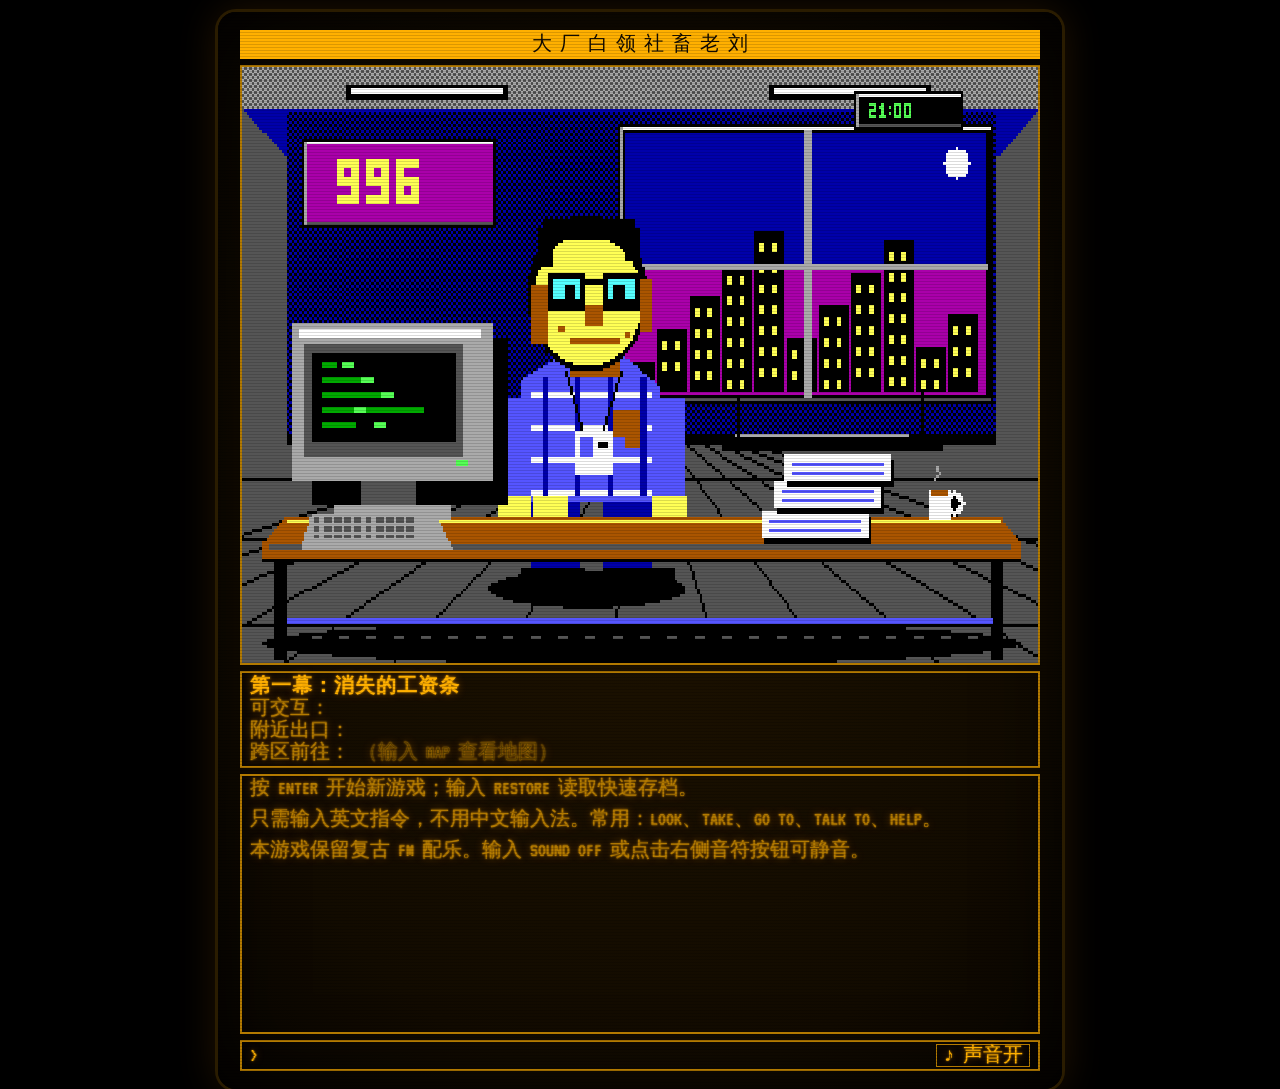
<file: index.html>
<!doctype html>
<html lang="zh-CN">
<head>
  <meta charset="utf-8">
  <meta name="viewport" content="width=device-width, initial-scale=1">
  <title>大厂白领社畜老刘</title>
  <link rel="preconnect" href="https://fonts.googleapis.com">
  <link rel="preconnect" href="https://fonts.gstatic.com" crossorigin>
  <link href="https://fonts.googleapis.com/css2?family=VT323&family=Noto+Sans+Mono+SC:wght@400;700&display=swap" rel="stylesheet">
  <link rel="stylesheet" href="css/crt.css?v=ega1">
</head>
<body>
  <div id="crt">
    <div id="screen">
      <div id="status" class="box">
        <span id="st-score"></span>
        <span id="st-title">大 厂 白 领 社 畜 老 刘</span>
        <span id="st-right"></span>
      </div>
      <canvas id="art" class="box" width="320" height="200" role="img" aria-label="游戏场景像素插画">无法显示像素插画，请使用支持 Canvas 的浏览器。场景说明和可交互对象列在下方。</canvas>
      <div id="panel" class="box">
        <div id="loc"></div>
        <div><span class="lbl">可交互：</span> <span id="see"></span></div>
        <div><span class="lbl">附近出口：</span> <span id="exits"></span></div>
        <div><span class="lbl">跨区前往：</span> <span id="travel"></span> <span class="dim">（输入 MAP 查看地图）</span></div>
      </div>
      <div id="log" class="box" aria-live="polite"></div>
      <div id="promptline">
        <span class="caret">&gt;</span>
        <input id="cmd" type="text" autocomplete="off" autocapitalize="off" spellcheck="false" aria-label="英文指令">
        <button id="snd" type="button" title="切换音效；也可输入 SOUND ON/OFF"></button>
      </div>
    </div>
  </div>

  <script src="js/registry.js"></script>
  <script src="js/content/world.js"></script>
  <script src="js/content/items.js"></script>
  <script src="js/content/home.js"></script>
  <script src="js/content/work.js"></script>
  <script src="js/content/costco.js"></script>
  <script src="js/content/music.js"></script>
  <script src="js/engine.js"></script>
  <script src="js/graphics.js?v=ega1"></script>
  <script src="js/audio.js"></script>
  <script src="js/ui.js?v=ega1"></script>
</body>
</html>
</file>
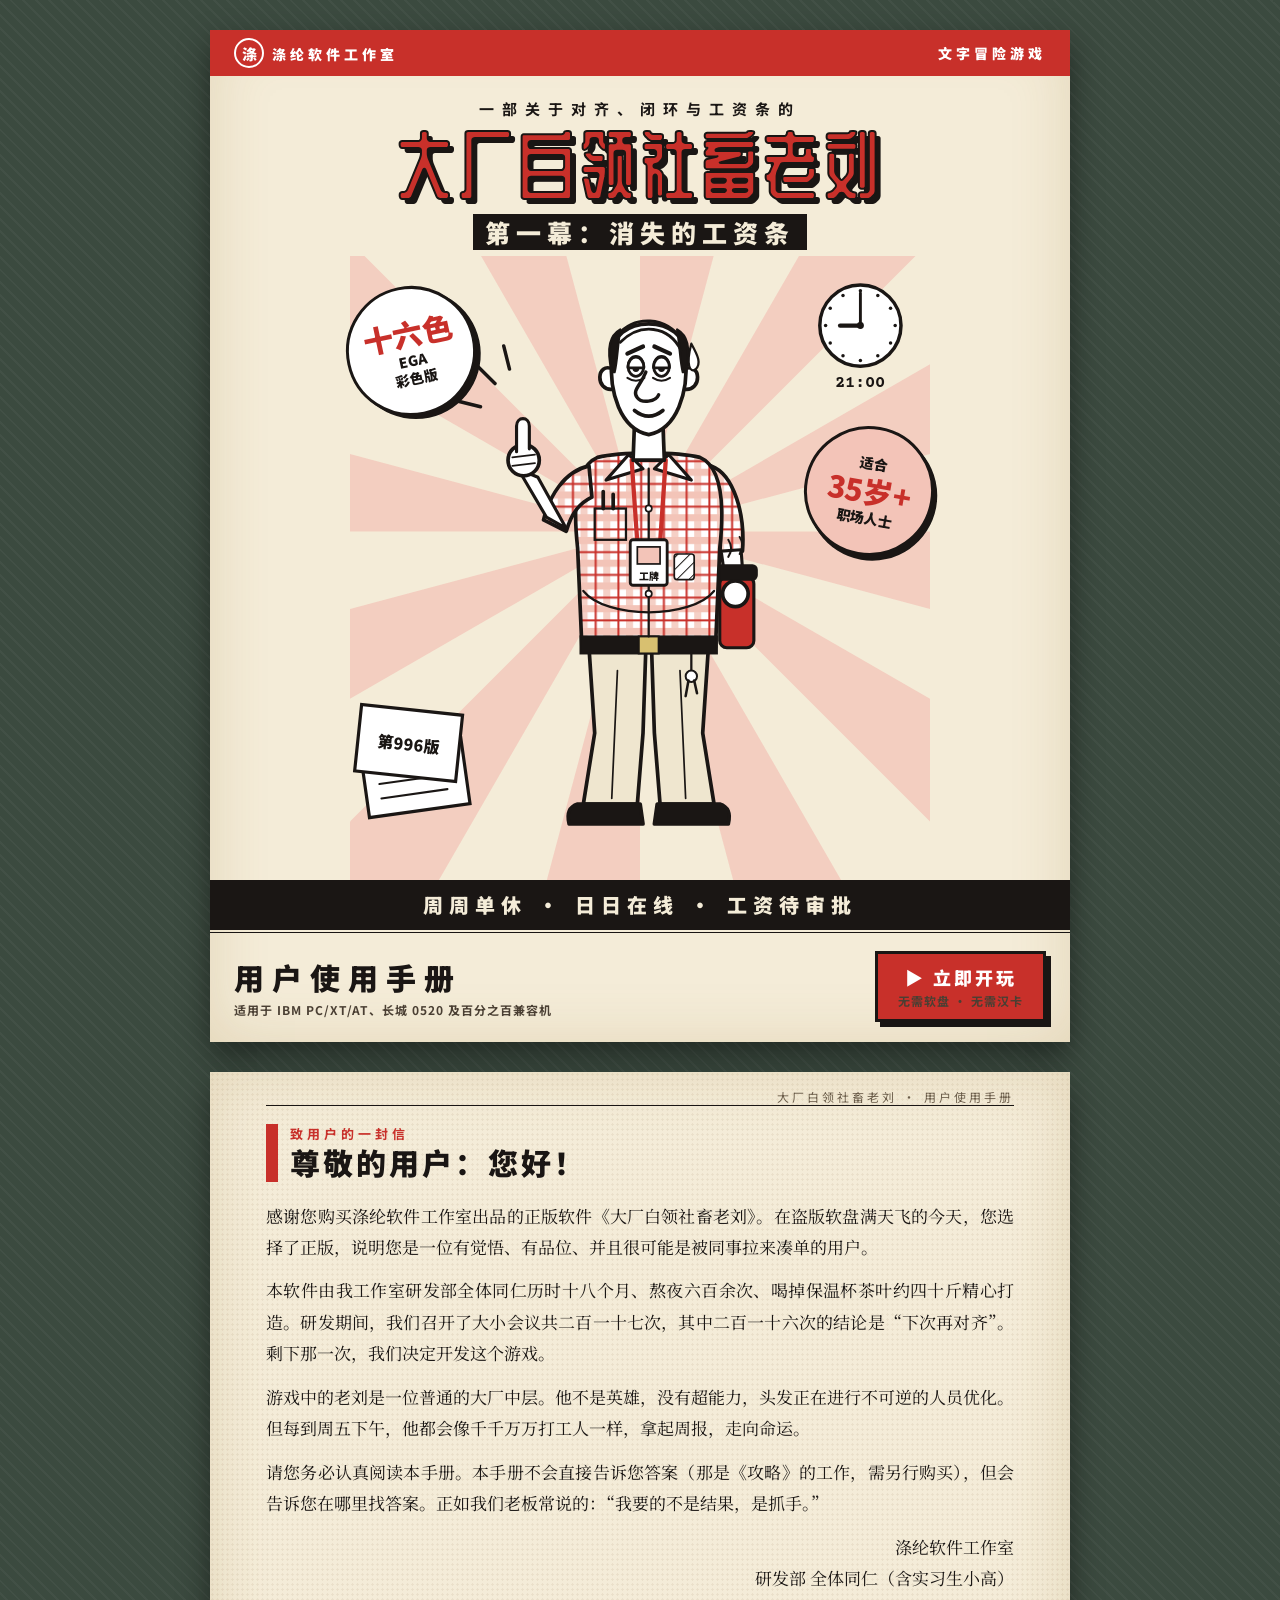
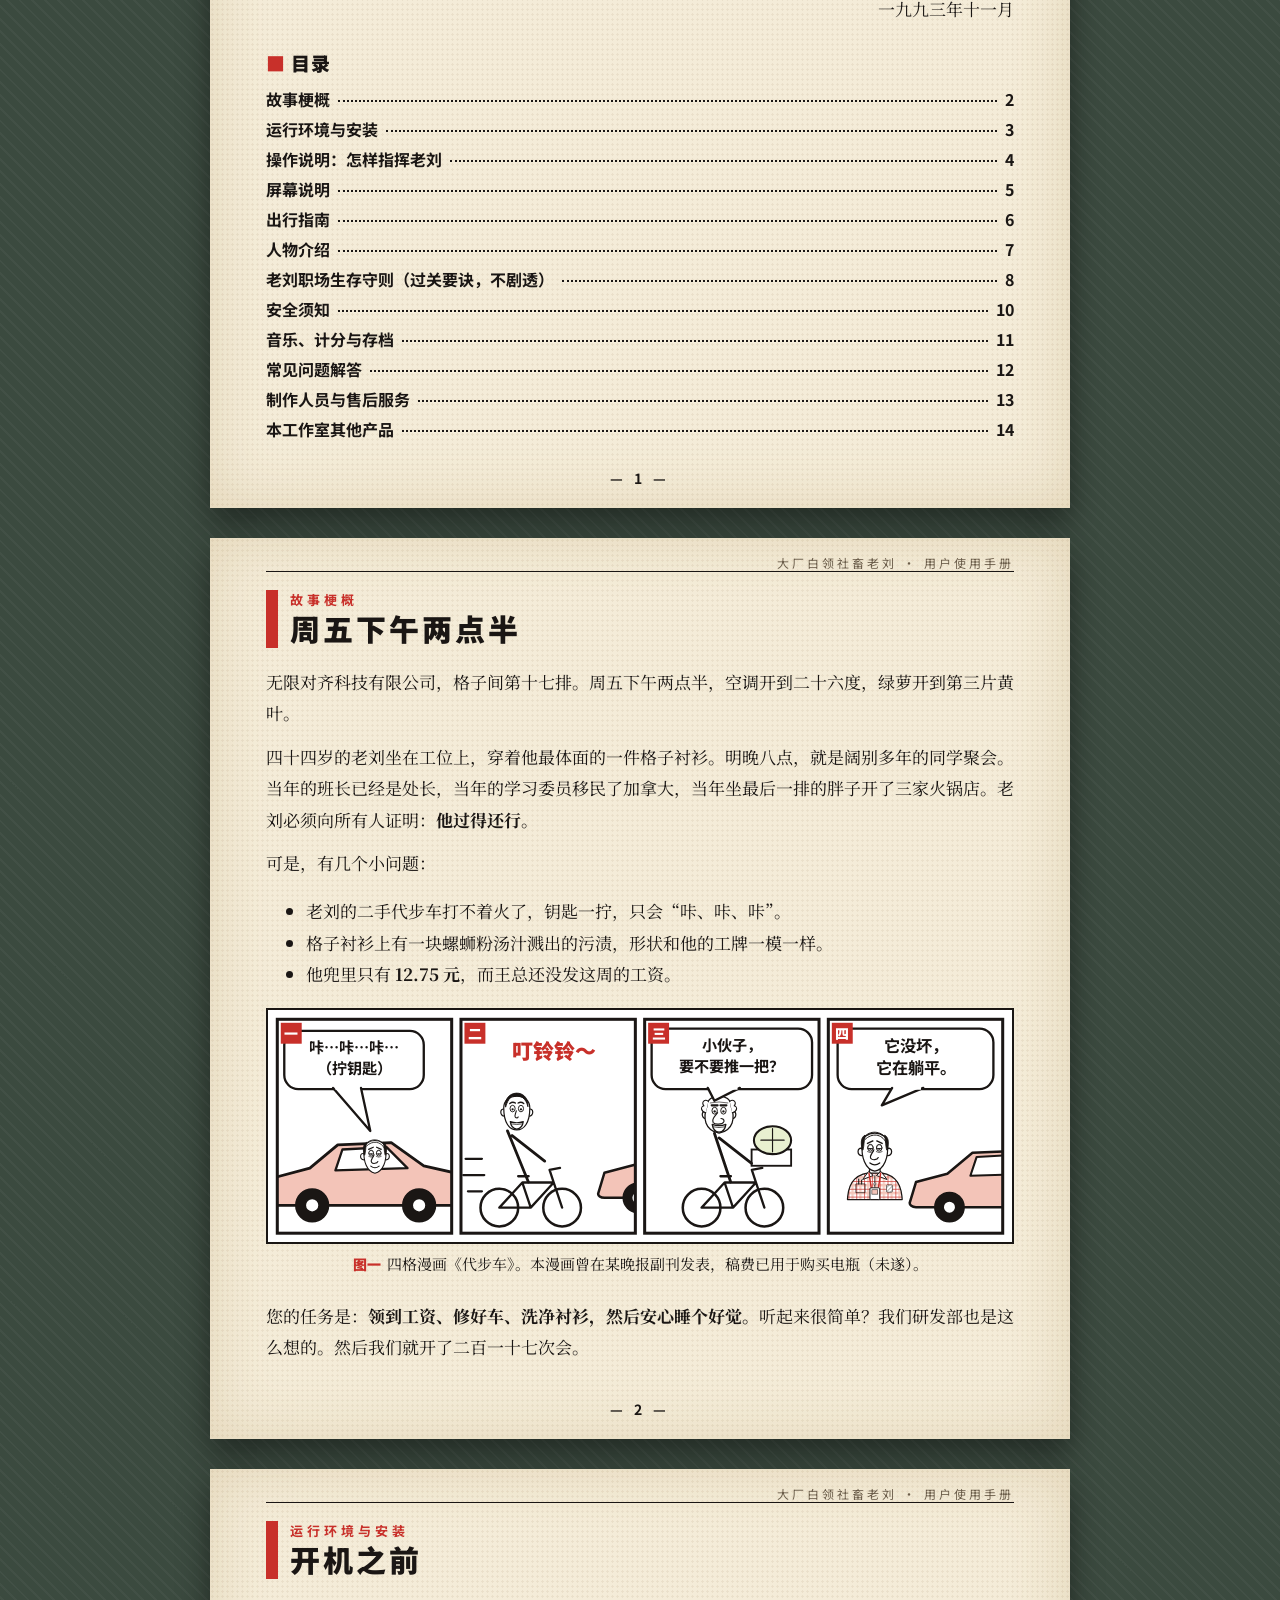
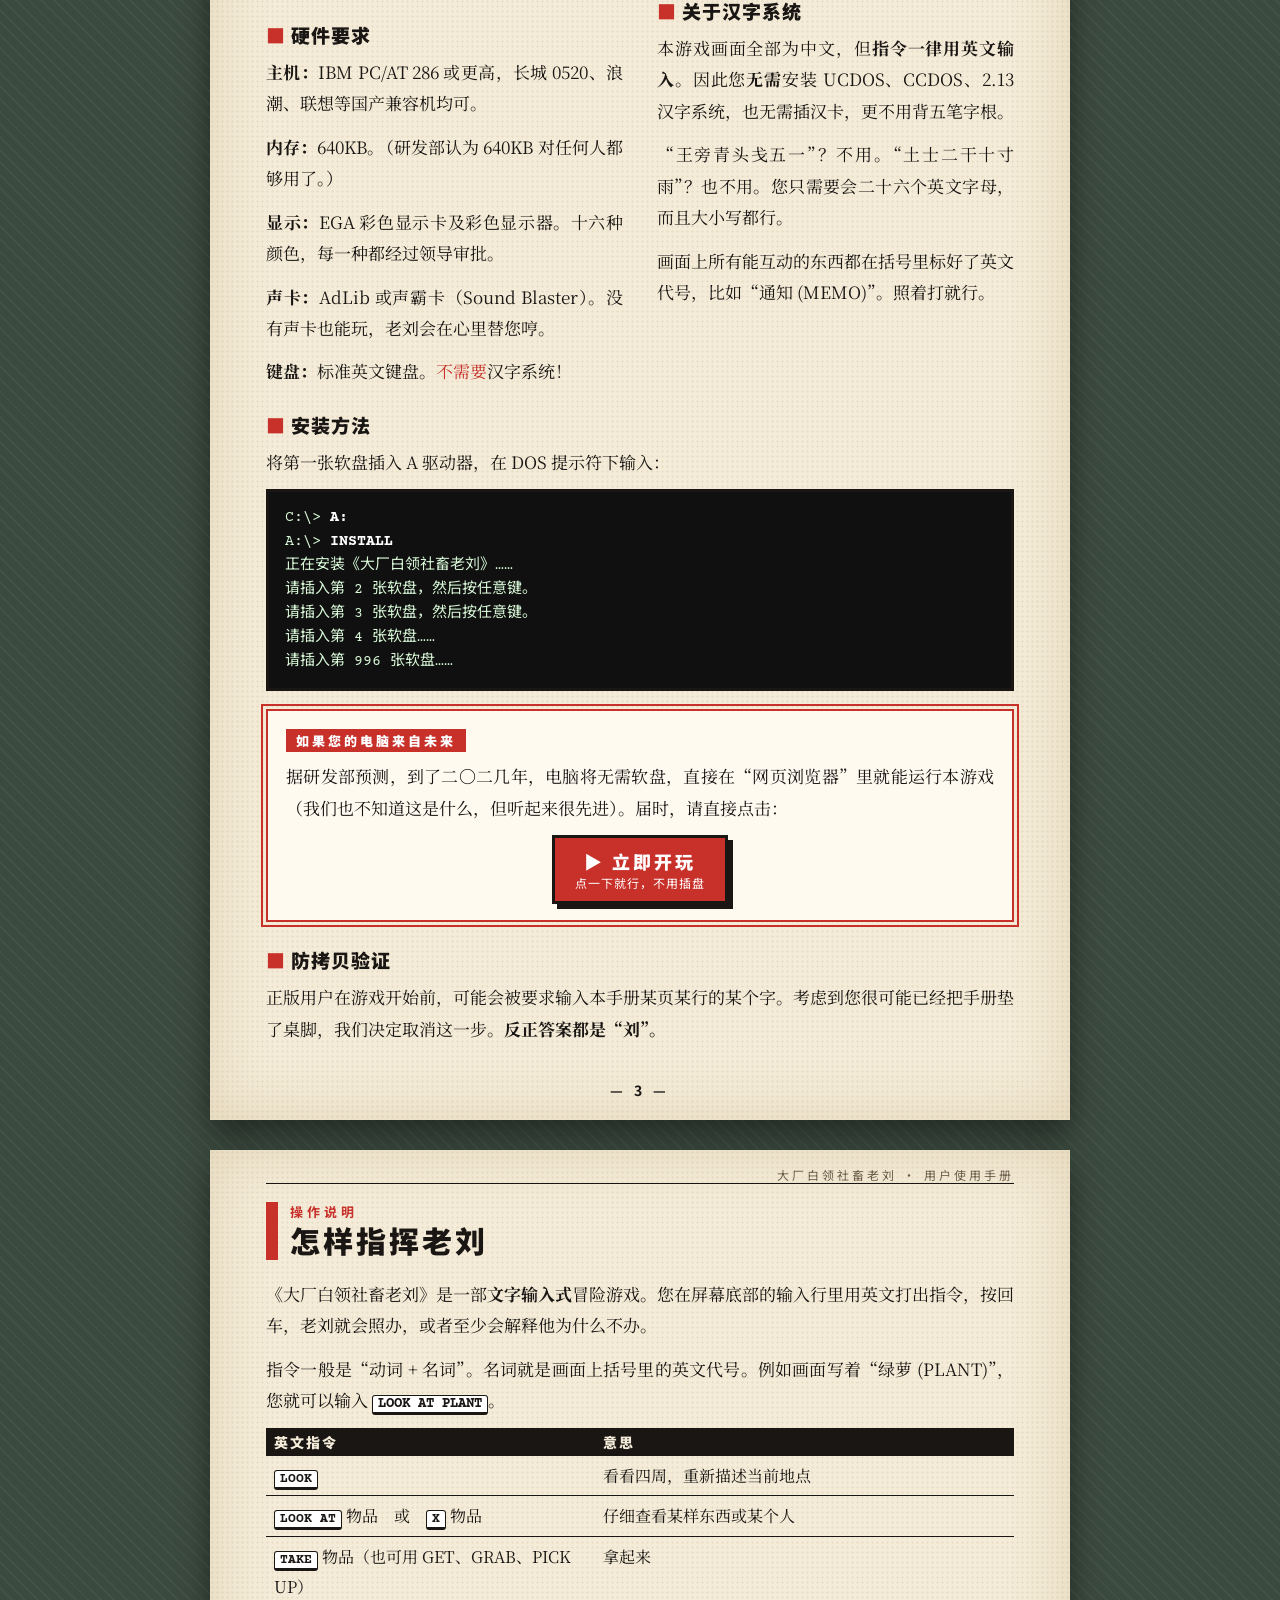
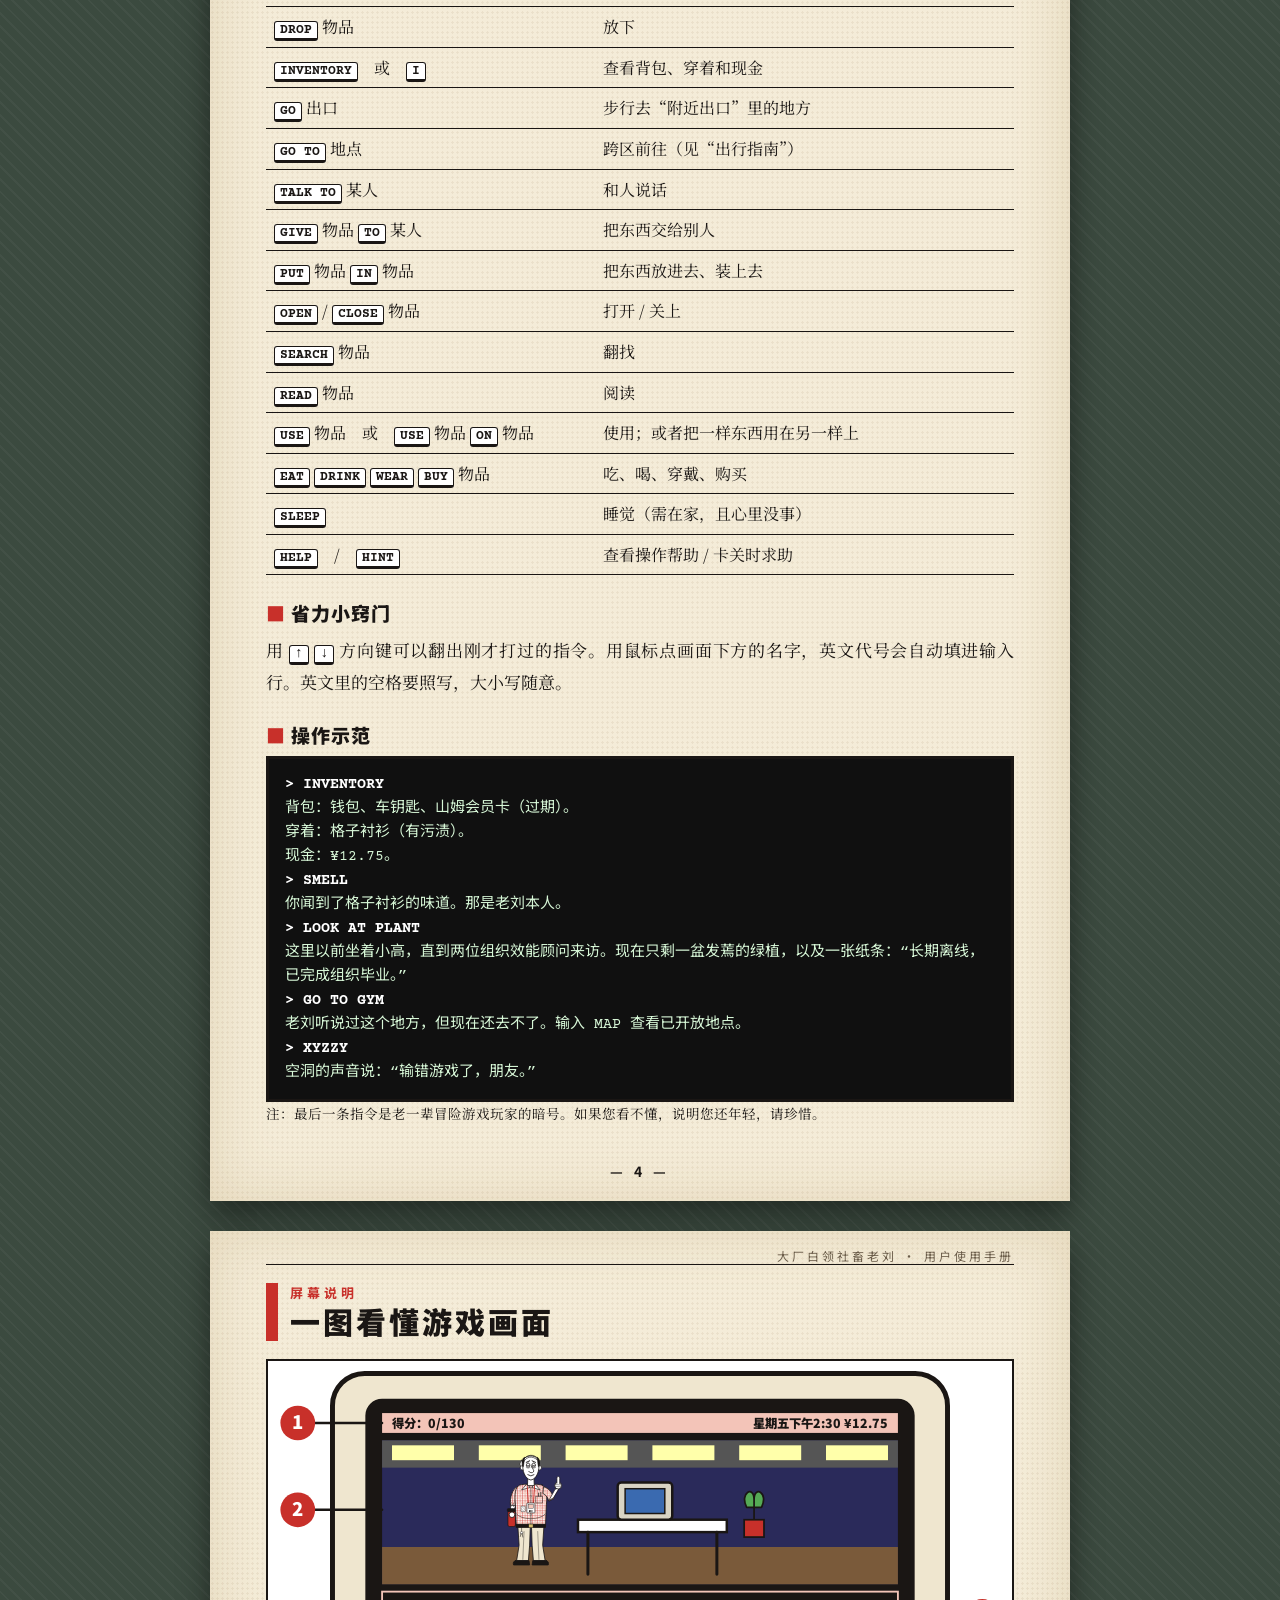
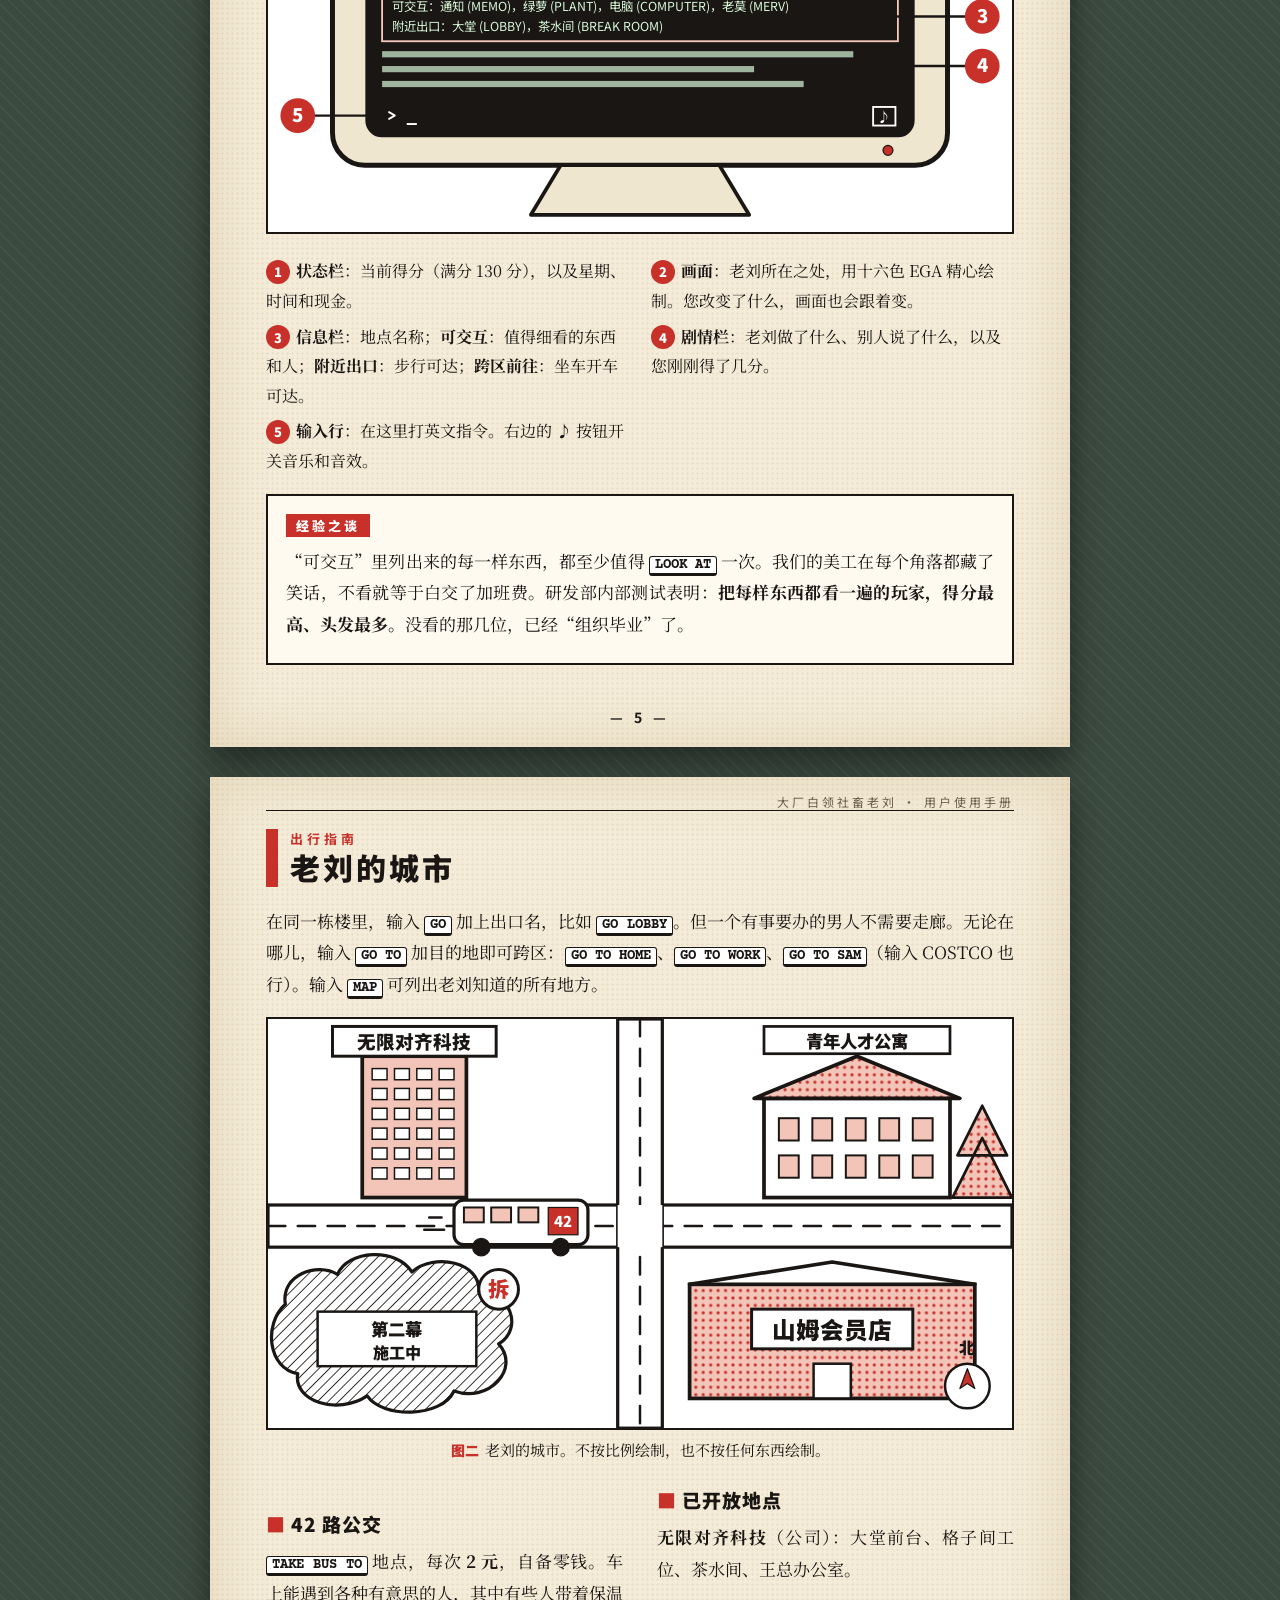
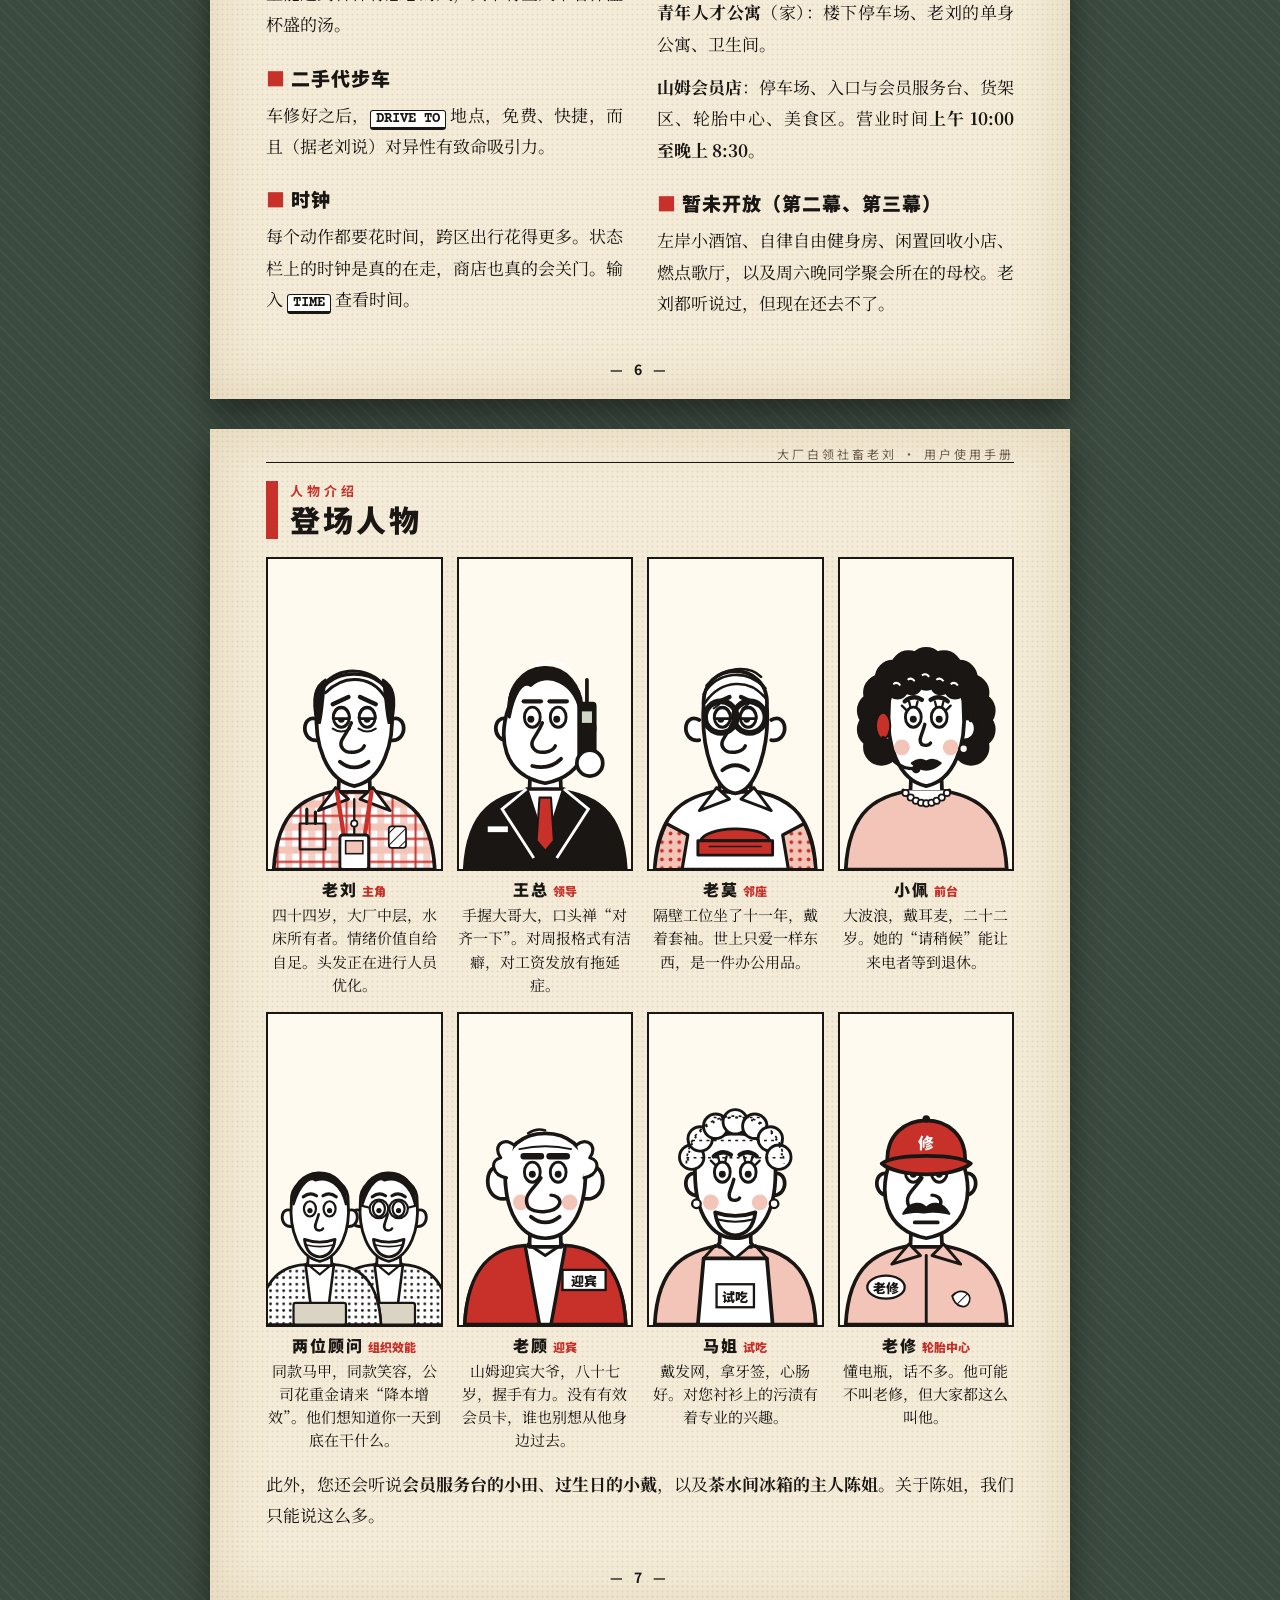
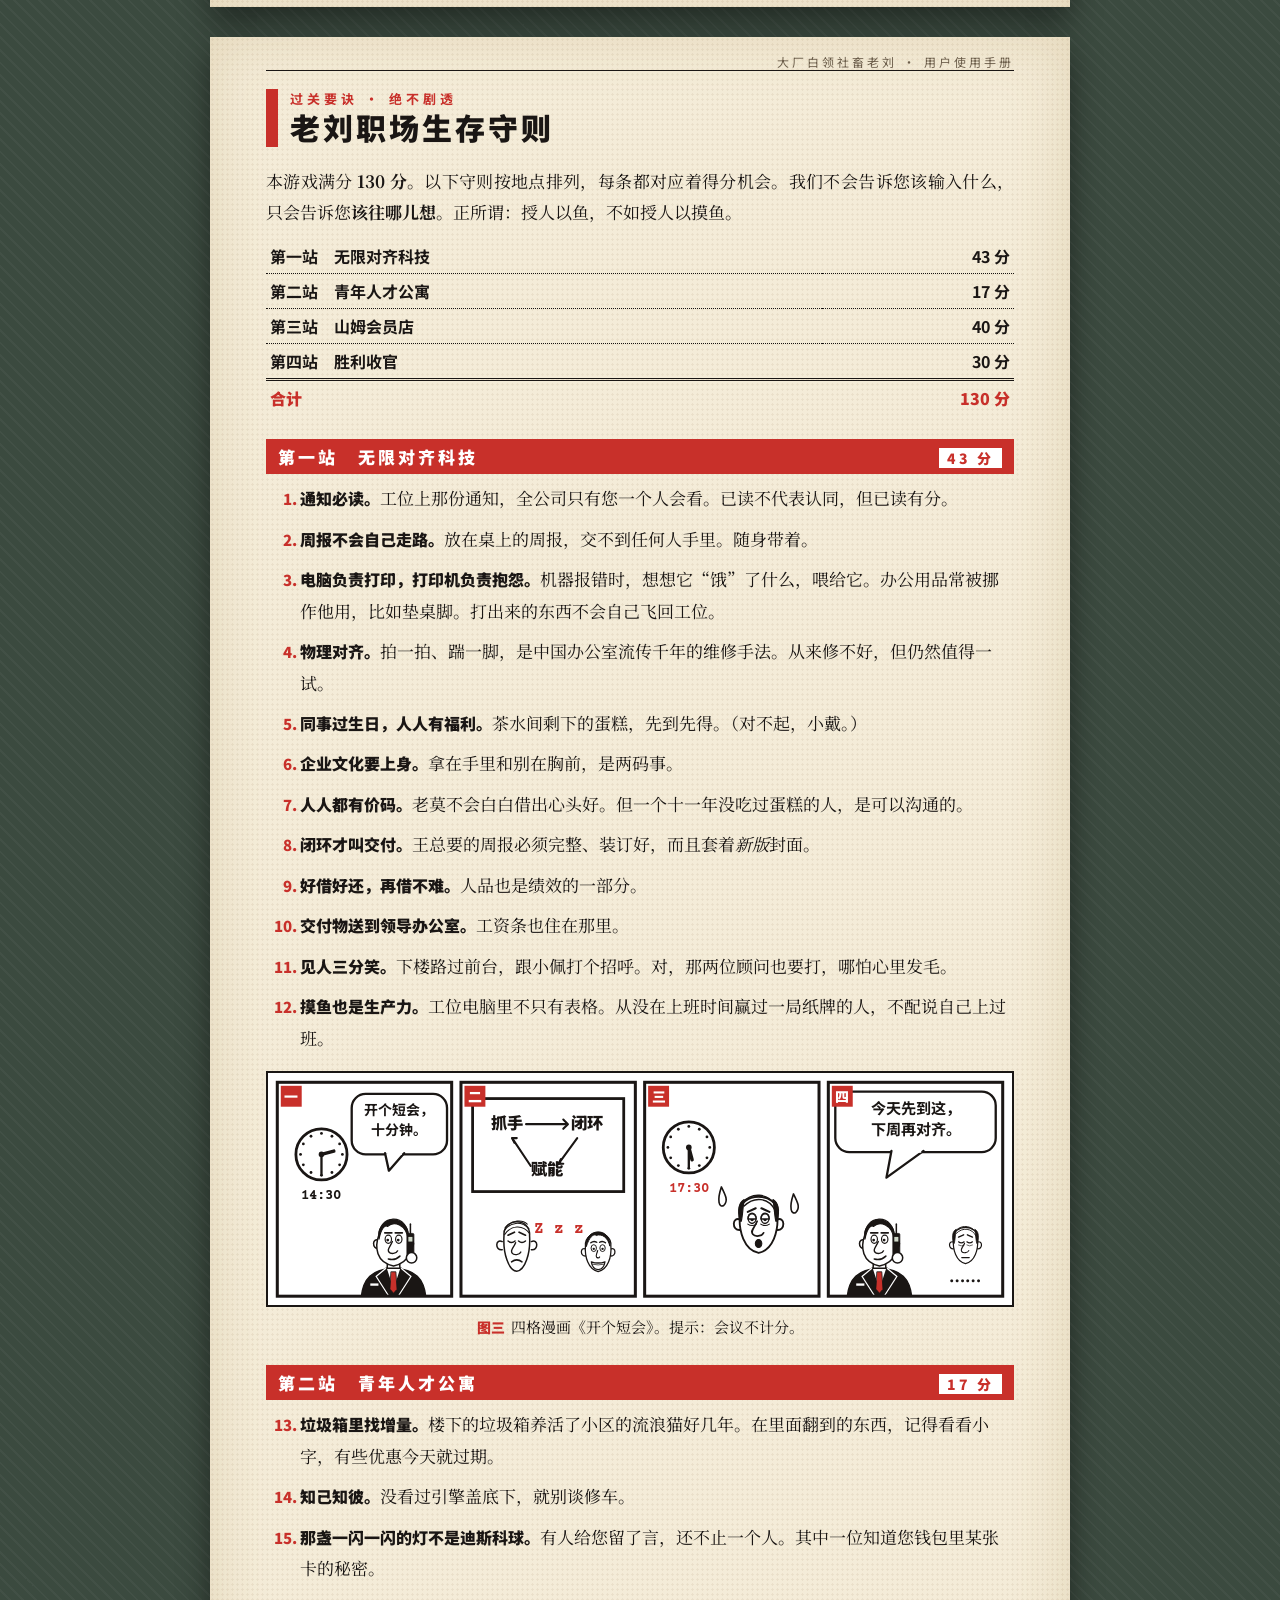
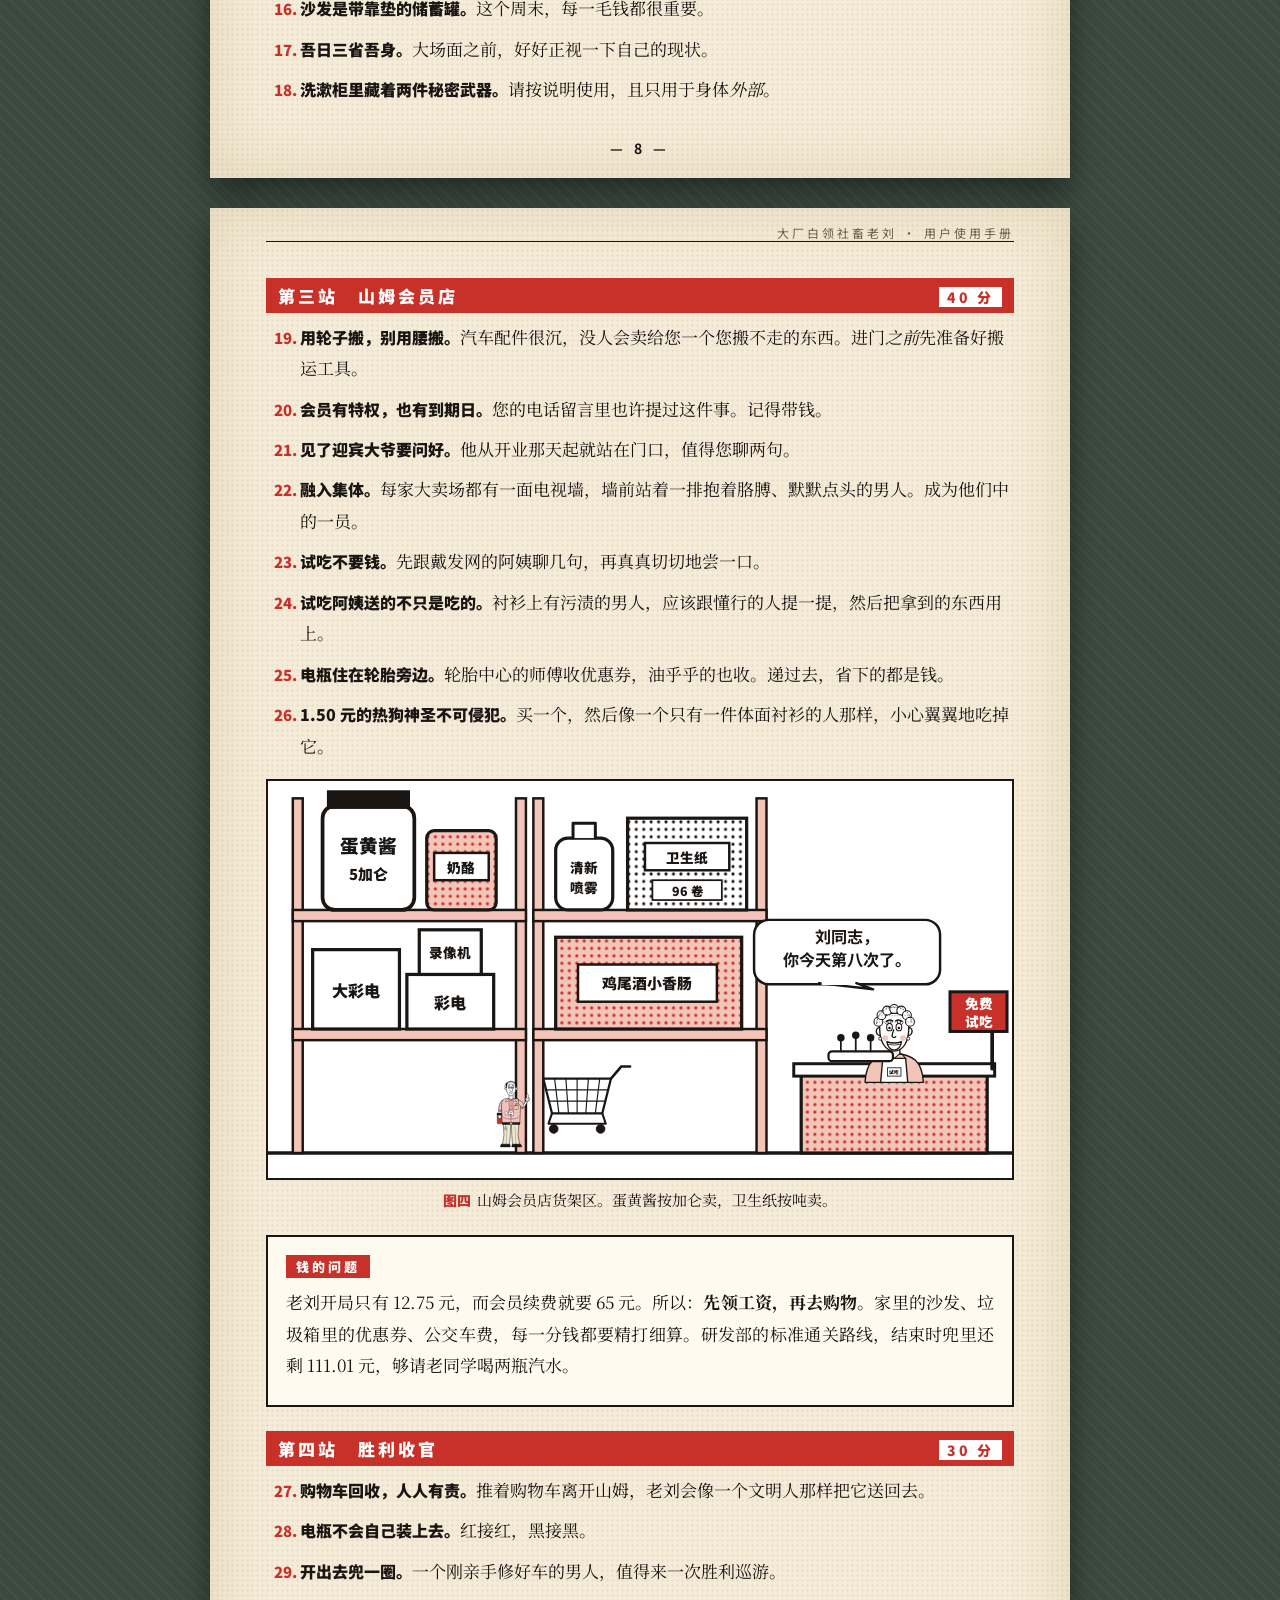
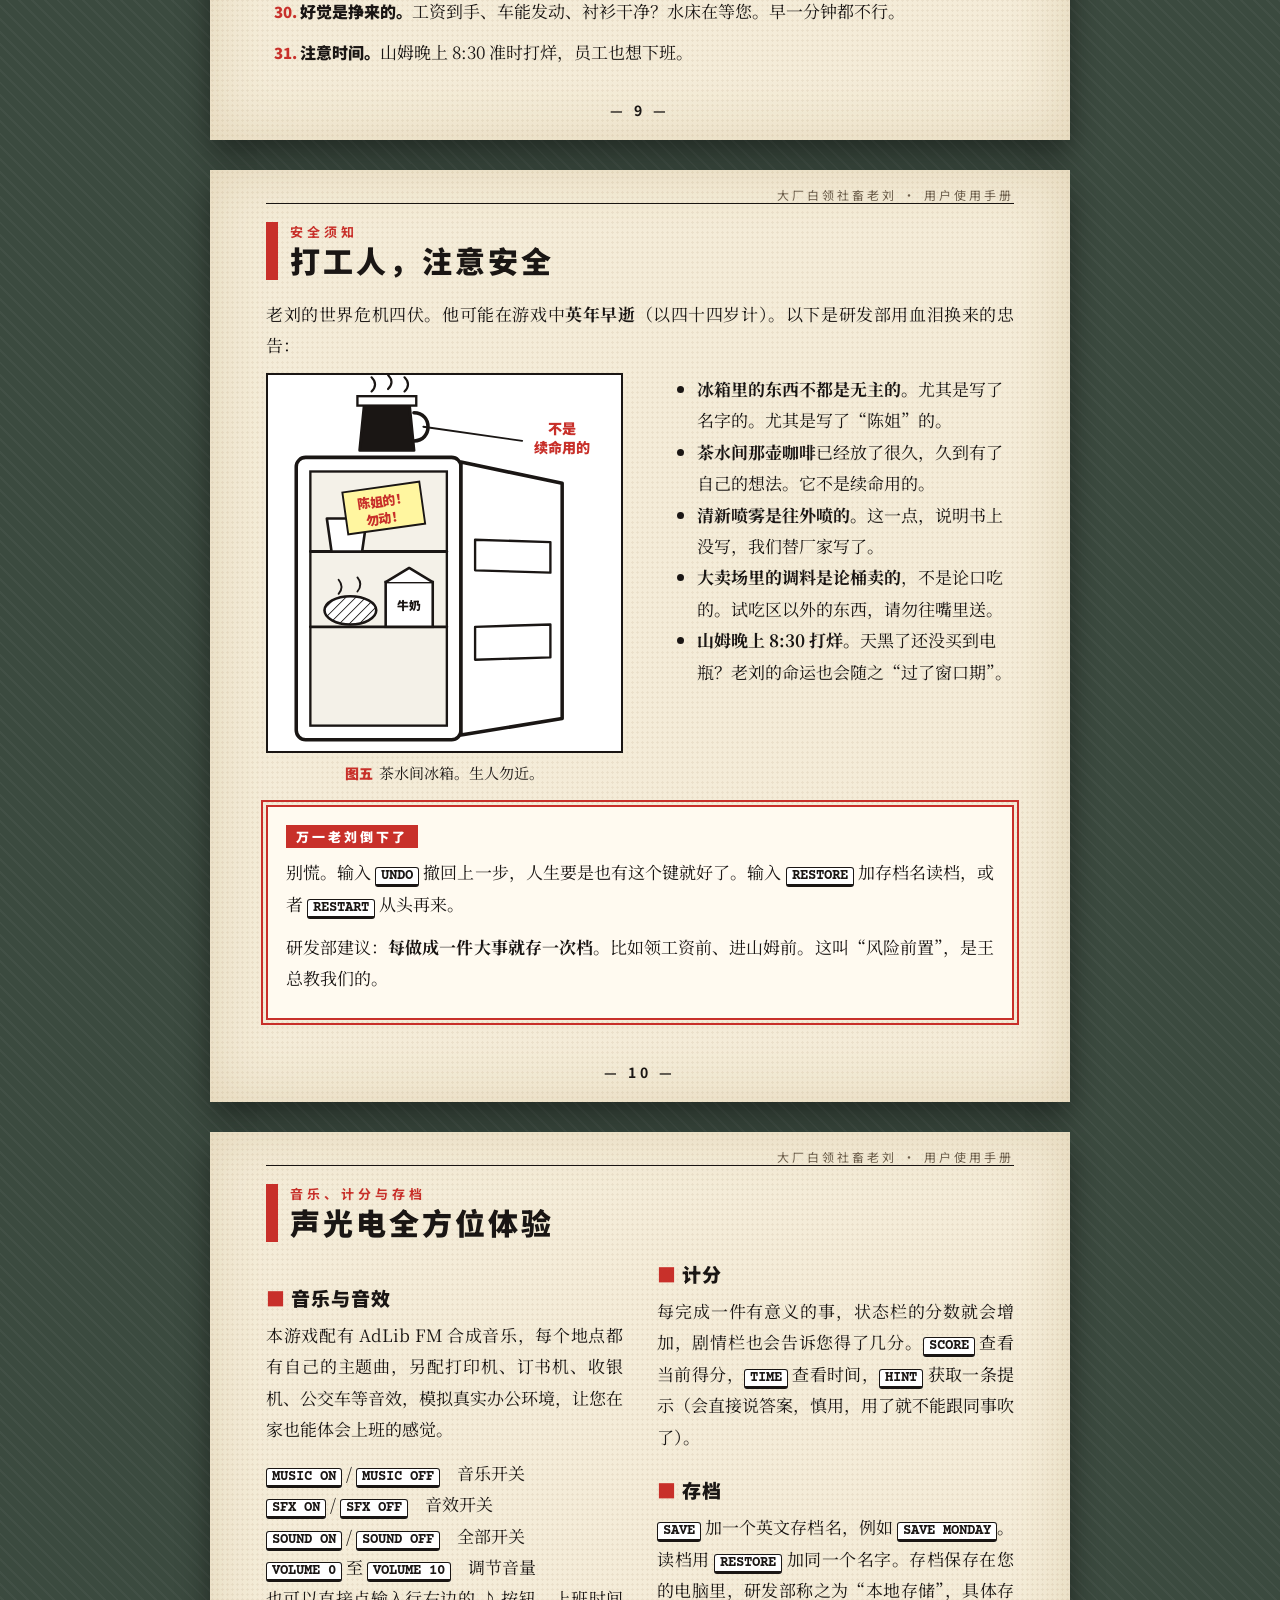
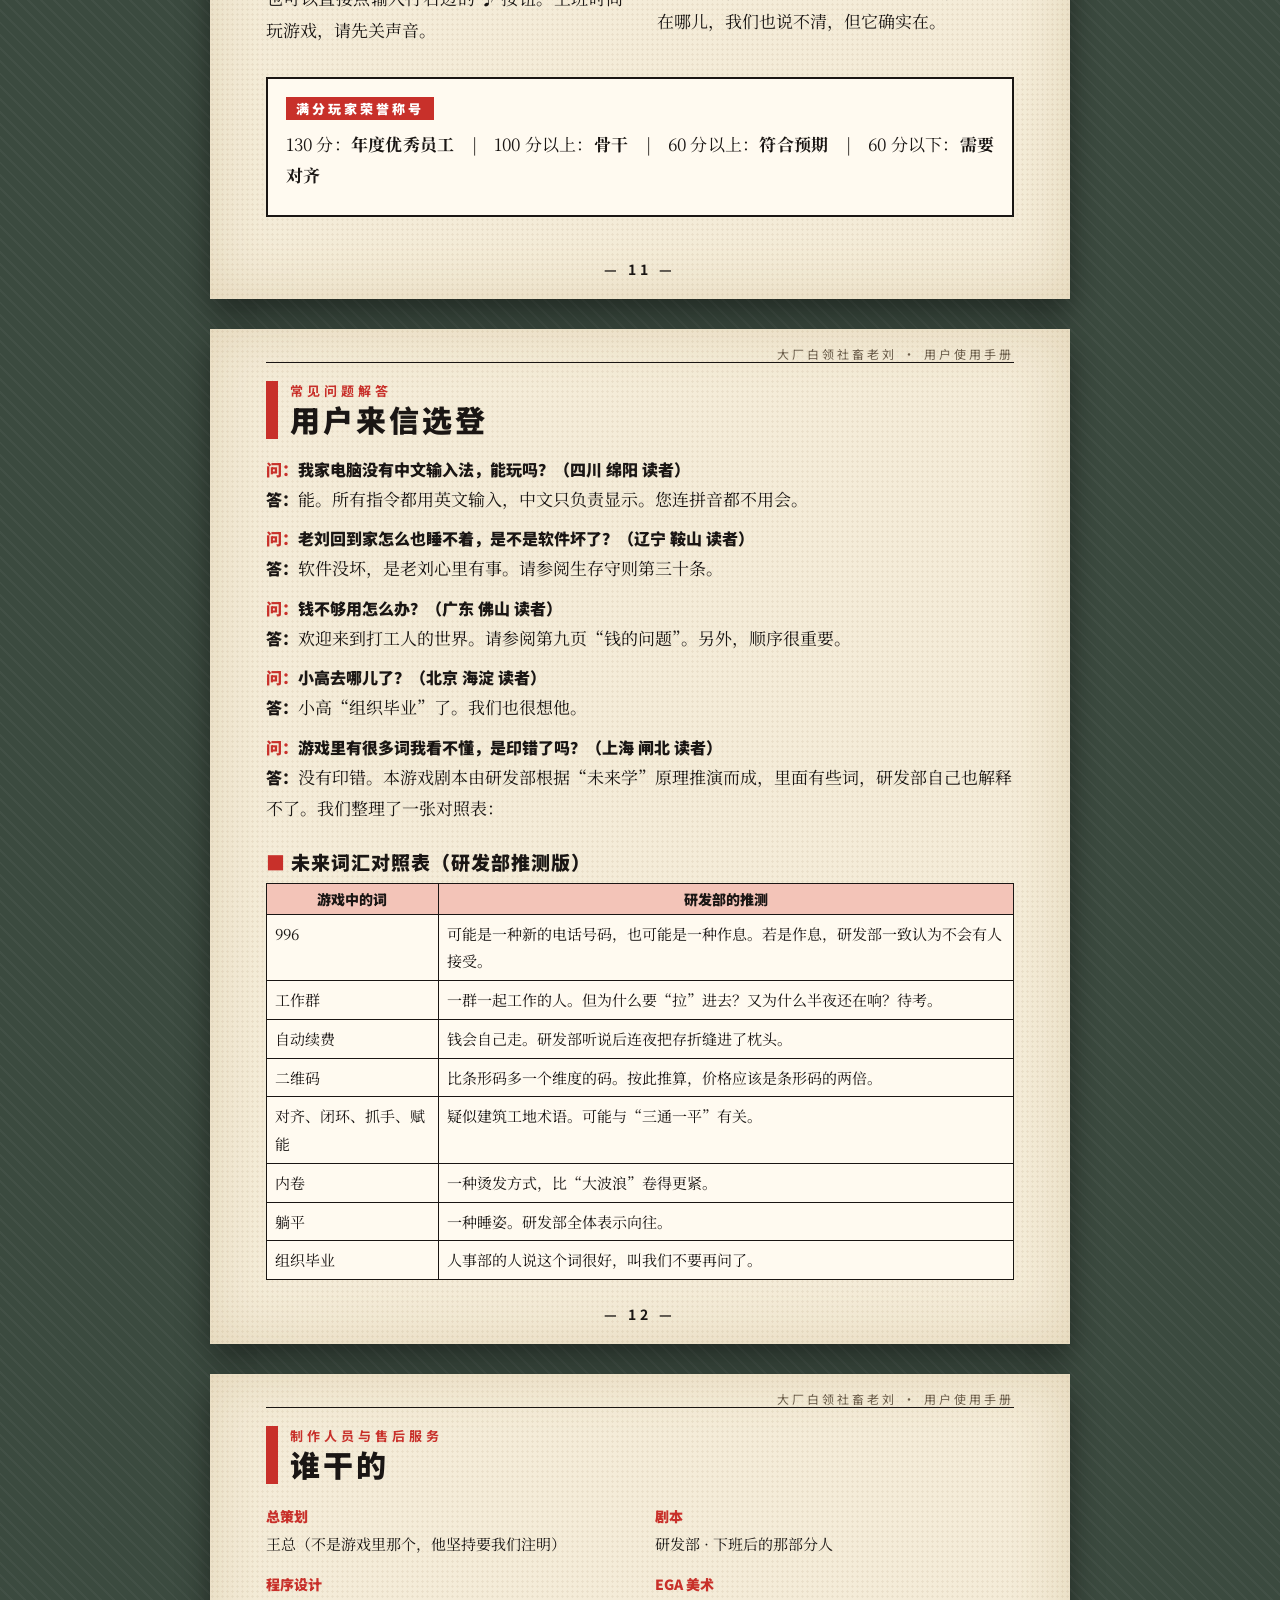
<file: manual.html>
<!DOCTYPE html>
<html lang="zh-CN">
<head>
  <meta charset="utf-8">
  <meta name="viewport" content="width=device-width, initial-scale=1">
  <title>《大厂白领社畜老刘》用户使用手册 - 涤纶软件工作室 1993</title>
  <meta name="description" content="《大厂白领社畜老刘》第一幕：消失的工资条 用户使用手册。操作说明、人物介绍、出行指南与不剧透过关要诀。">
  <link rel="preconnect" href="https://fonts.googleapis.com">
  <link rel="preconnect" href="https://fonts.gstatic.com" crossorigin>
  <link href="https://fonts.googleapis.com/css2?family=Noto+Sans+SC:wght@400;700;900&family=Noto+Serif+SC:wght@400;700;900&family=ZCOOL+QingKe+HuangYou&family=Courier+Prime:wght@400;700&display=swap" rel="stylesheet">
<style>
  :root { --ink: #1a1614; --red: #c8302a; --pink: #f3c4b8; --paper: #f4ecd8; --paper2: #ece0c4; --hei: 'Noto Sans SC', 'SimHei', sans-serif; --song: 'Noto Serif SC', 'SimSun', serif; --zc: 'ZCOOL QingKe HuangYou', 'Noto Sans SC', sans-serif; --mono: 'Courier Prime', 'Courier New', monospace; }
  * { box-sizing: border-box; }
  html { background: #3b4a3f; }
  body { margin: 0; padding: 30px 14px 50px; color: var(--ink); font: 17px/1.85 var(--song);
    background: #3b4a3f repeating-linear-gradient(45deg, rgba(255,255,255,.035) 0 2px, transparent 2px 9px); }
  .page { position: relative; max-width: 860px; margin: 0 auto 30px; padding: 46px 56px 64px; background: var(--paper);
    background-image: radial-gradient(rgba(120,90,40,.08) 1px, transparent 1.2px); background-size: 5px 5px;
    box-shadow: 0 14px 30px rgba(0,0,0,.45), inset 0 0 60px rgba(150,110,40,.18); }
  .page::after { content: attr(data-no); position: absolute; left: 0; right: 0; bottom: 20px; text-align: center; font: 700 14px var(--hei); letter-spacing: 4px; }
  .page::before { content: '大厂白领社畜老刘 · 用户使用手册'; position: absolute; left: 56px; right: 56px; top: 16px; border-bottom: 1px solid var(--ink); font: 12px var(--hei); letter-spacing: 3px; color: #6b5d4a; text-align: right; }
  .page.cover::before, .page.cover::after { display: none; }
  h2 { margin: 6px 0 18px; font: 900 30px/1.3 var(--hei); letter-spacing: 3px; border-left: 12px solid var(--red); padding-left: 12px; }
  h2 small { display: block; font: 700 13px var(--hei); letter-spacing: 4px; color: var(--red); }
  h3 { margin: 24px 0 8px; font: 900 19px var(--hei); letter-spacing: 1px; }
  h3::before { content: '■ '; color: var(--red); }
  p { margin: 0 0 12px; text-align: justify; }
  a { color: var(--red); }
  kbd { font: 700 0.84em var(--mono); background: #fff; border: 1.5px solid var(--ink); border-bottom-width: 3px; border-radius: 3px; padding: 0 5px; white-space: nowrap; }
  .red { color: var(--red); }
  .two { columns: 2; column-gap: 34px; }
  .two > * { break-inside: avoid; }
  .box { border: 2px solid var(--ink); padding: 12px 18px; margin: 18px 0; background: #fffaf0; }
  .box.red { border-color: var(--red); outline: 2px solid var(--red); outline-offset: 3px; color: var(--ink); }
  .box h3 { margin-top: 0; }
  .stamp { display: inline-block; font: 900 13px var(--hei); letter-spacing: 3px; background: var(--red); color: #fff; padding: 2px 10px; margin-bottom: 8px; }
  .seal { display: inline-grid; place-items: center; width: 92px; height: 92px; border: 3px solid var(--red); border-radius: 50%; color: var(--red); font: 900 13px/1.3 var(--hei); text-align: center; transform: rotate(-14deg); opacity: .85; }
  .seal b { font-size: 22px; display: block; }

  /* cover */
  .cover { padding: 0; overflow: hidden; background: var(--paper); }
  .cover .band { display: flex; justify-content: space-between; align-items: center; background: var(--red); color: #fff; padding: 8px 24px; font: 900 14px var(--hei); letter-spacing: 4px; }
  .cover .band i { font-style: normal; display: inline-grid; place-items: center; width: 30px; height: 30px; border: 2px solid #fff; border-radius: 50%; margin-right: 8px; font-size: 15px; letter-spacing: 0; }
  .cover .kicker { text-align: center; margin: 22px 0 0; font: 700 15px var(--hei); letter-spacing: 8px; }
  .cover h1 { margin: 2px 16px 0; text-align: center; font: 400 74px/1.15 var(--zc); color: var(--red); -webkit-text-stroke: 2px var(--ink); text-shadow: 5px 5px 0 var(--ink); letter-spacing: 4px; }
  .cover .act { text-align: center; font: 900 25px var(--hei); letter-spacing: 6px; margin: 8px 16px 0; }
  .cover .act span { background: var(--ink); color: var(--paper); padding: 0 12px; }
  .cover .hero { position: relative; margin: 6px auto 0; max-width: 580px; }
  .cover .badge { position: absolute; display: grid; place-items: center; text-align: center; width: 130px; height: 130px; border-radius: 50%; border: 3px solid var(--ink); background: #fff; font: 900 14px/1.25 var(--hei); transform: rotate(-12deg); box-shadow: 4px 4px 0 var(--ink); }
  .cover .badge big { display: block; font-size: 30px; color: var(--red); }
  .cover .badge.l { left: -4px; top: 30px; }
  .cover .badge.r { right: -4px; top: 170px; transform: rotate(10deg); background: var(--pink); }
  .cover .slogan { text-align: center; font: 900 20px var(--hei); letter-spacing: 6px; margin: 0; padding: 10px; background: var(--ink); color: var(--paper); }
  .cover .foot { display: flex; justify-content: space-between; align-items: center; gap: 16px; padding: 18px 24px 20px; border-top: 4px double var(--ink); }
  .cover .foot .title { font: 900 30px var(--hei); letter-spacing: 8px; }
  .cover .foot small { display: block; font: 700 12px var(--hei); letter-spacing: 1px; margin-top: 2px; color: #4a3f33; }

  .play { display: inline-block; font: 900 18px var(--hei); letter-spacing: 3px; text-decoration: none; color: #fff; background: var(--red); padding: 10px 20px; border: 3px solid var(--ink); box-shadow: 5px 5px 0 var(--ink); white-space: nowrap; text-align: center; }
  .play:hover { background: var(--ink); }
  .play small { display: block; font: 400 12px var(--hei); letter-spacing: 1px; }

  /* cartoons */
  svg.toon { display: block; width: 100%; height: auto; box-sizing: border-box; }
  figure.cartoon { margin: 18px 0 22px; }
  figure.cartoon svg { border: 2.5px solid var(--ink); background: #fff; }
  figure.cartoon figcaption { margin-top: 6px; text-align: center; font-size: 15px; }
  figure.cartoon figcaption b { font: 900 14px var(--hei); color: var(--red); margin-right: 6px; }

  /* contents, tables */
  ol.toc { list-style: none; padding: 0; margin: 0; font: 700 16px var(--hei); }
  ol.toc li { display: flex; gap: 8px; padding: 3px 0; }
  ol.toc li::after { content: ''; order: 1; flex: 1; border-bottom: 2px dotted var(--ink); margin-bottom: 9px; }
  ol.toc li span { order: 2; }
  table.vocab { width: 100%; border-collapse: collapse; font-size: 16px; }
  table.vocab th { font: 900 14px var(--hei); background: var(--ink); color: var(--paper); padding: 4px 8px; text-align: left; letter-spacing: 2px; }
  table.vocab td { border-bottom: 1px solid var(--ink); padding: 5px 8px; vertical-align: top; }
  table.vocab td:first-child { width: 44%; }
  .session { font: 15px/1.6 var(--mono), var(--hei); background: #101010; color: #d7f7d7; padding: 14px 16px; border: 3px solid var(--ink); white-space: pre-wrap; }
  .session b { color: #fff; }
  .legend { list-style: none; padding: 0; margin: 8px 0 0; display: grid; grid-template-columns: 1fr 1fr; gap: 6px 22px; font-size: 16px; }
  .legend li > b:first-child { display: inline-grid; place-items: center; width: 24px; height: 24px; border-radius: 50%; background: var(--red); color: #fff; font: 900 13px var(--hei); margin-right: 6px; }

  /* cast */
  .cast { display: grid; grid-template-columns: repeat(4, 1fr); gap: 16px 14px; }
  .cast .card { text-align: center; font-size: 15px; line-height: 1.55; }
  .cast .card svg { border: 2.5px solid var(--ink); background: #fffaf0; }
  .cast .card b { display: block; margin: 6px 0 2px; font: 900 16px var(--hei); letter-spacing: 2px; }
  .cast .card b span { color: var(--red); font-size: 12px; letter-spacing: 0; margin-left: 4px; }

  /* rules */
  .area { display: flex; justify-content: space-between; align-items: baseline; gap: 12px; background: var(--red); color: #fff; padding: 5px 12px; margin: 24px 0 8px; font: 900 17px var(--hei); letter-spacing: 3px; }
  .area span { white-space: nowrap; background: #fff; color: var(--red); padding: 0 8px; font-size: 14px; }
  ol.rules { margin: 0; padding-left: 34px; }
  ol.rules li { margin: 0 0 9px; }
  ol.rules li::marker { font: 900 15px var(--hei); color: var(--red); }
  ol.rules b { font: 900 16px var(--hei); }
  .scorecard { width: 100%; border-collapse: collapse; font: 700 16px var(--hei); }
  .scorecard td { border-bottom: 1.5px dotted var(--ink); padding: 5px 4px; }
  .scorecard td:last-child { text-align: right; }
  .scorecard tr:last-child td { border-bottom: 0; border-top: 3px double var(--ink); font-weight: 900; color: var(--red); }

  /* back matter */
  .faq dt { font: 900 16px var(--hei); margin-top: 12px; }
  .faq dt::before { content: '问：'; color: var(--red); }
  .faq dd { margin: 2px 0 0; }
  .faq dd::before { content: '答：'; font: 900 16px var(--hei); }
  table.gloss { width: 100%; border-collapse: collapse; font-size: 15px; background: #fffaf0; }
  table.gloss td, table.gloss th { border: 1px solid var(--ink); padding: 5px 8px; vertical-align: top; }
  table.gloss th { font: 900 14px var(--hei); background: var(--pink); }
  .catalog { display: grid; grid-template-columns: 1fr 1fr; gap: 14px; }
  .catalog .item { border: 2px solid var(--ink); background: #fffaf0; padding: 10px 12px; font-size: 15px; line-height: 1.65; }
  .catalog .item b { display: block; font: 900 16px var(--hei); }
  .catalog .item .price { float: right; font: 900 14px var(--hei); background: var(--red); color: #fff; padding: 0 6px; margin-left: 8px; }
  .coupon { border: 3px dashed var(--ink); padding: 14px 18px; margin-top: 18px; background: #fffaf0; font-size: 15px; }
  .coupon .line { display: inline-block; min-width: 150px; border-bottom: 1.5px solid var(--ink); }
  .fine { font-size: 13.5px; line-height: 1.7; }
  .cta { text-align: center; margin: 26px 0 6px; }
  .credits { display: grid; grid-template-columns: 1fr 1fr; gap: 6px 30px; font-size: 15px; }
  .credits p { margin: 0 0 6px; }
  .credits b { font: 900 14px var(--hei); color: var(--red); }

  @media (max-width: 700px) {
    body { padding: 12px 6px 28px; font-size: 16px; }
    .page { padding: 40px 18px 56px; }
    .page::before { left: 18px; right: 18px; font-size: 10px; letter-spacing: 1px; }
    .cover { padding: 0; }
    .cover .band { font-size: 11px; letter-spacing: 1px; padding: 8px 12px; }
    .cover .kicker { font-size: 12px; letter-spacing: 3px; }
    .cover h1 { font-size: 42px; letter-spacing: 1px; text-shadow: 3px 3px 0 var(--ink); }
    .cover .act { font-size: 17px; letter-spacing: 2px; }
    .cover .badge { width: 88px; height: 88px; font-size: 10px; }
    .cover .badge big { font-size: 19px; }
    .cover .badge.r { top: 100px; }
    .cover .slogan { font-size: 14px; letter-spacing: 2px; }
    .cover .foot { flex-direction: column; align-items: stretch; text-align: center; }
    .cover .foot .title { font-size: 22px; }
    .play { white-space: normal; font-size: 16px; }
    h2 { font-size: 23px; }
    .two { columns: 1; }
    .cast { grid-template-columns: repeat(2, 1fr); }
    .legend, .catalog, .credits { grid-template-columns: 1fr; }
    table.vocab td:first-child { width: 50%; }
  }
</style>
</head>
<body>
<svg width="0" height="0" style="position:absolute" aria-hidden="true">
  <defs>
    <pattern id="dots" width="6" height="6" patternUnits="userSpaceOnUse"><rect width="6" height="6" fill="#fff"/><circle cx="3" cy="3" r="1.25" fill="#1a1614"/></pattern>
    <pattern id="bluedots" width="6" height="6" patternUnits="userSpaceOnUse"><rect width="6" height="6" fill="#f3c4b8"/><circle cx="3" cy="3" r="1.3" fill="#c8302a"/></pattern>
    <pattern id="hatch" width="6" height="6" patternUnits="userSpaceOnUse" patternTransform="rotate(45)"><rect width="6" height="6" fill="#fff"/><line x1="0" y1="0" x2="0" y2="6" stroke="#1a1614" stroke-width="1.4"/></pattern>
    <pattern id="plaid" width="16" height="16" patternUnits="userSpaceOnUse"><rect width="16" height="16" fill="#fff"/><rect width="16" height="5" fill="#f3c4b8"/><rect width="5" height="16" fill="#f3c4b8" opacity=".8"/><rect x="0" y="10" width="16" height="1.4" fill="#c8302a"/><rect x="10" y="0" width="1.4" height="16" fill="#c8302a"/></pattern>
  </defs>
</svg>

<!-- ============================================================ cover -->
<section class="page cover" aria-label="封面">
  <div class="band"><span><i>涤</i>涤纶软件工作室</span><span>文字冒险游戏</span></div>
  <p class="kicker">一部关于对齐、闭环与工资条的</p>
  <h1>大厂白领社畜老刘</h1>
  <p class="act"><span>第一幕：消失的工资条</span></p>
  <div class="hero">
    <svg class="toon" data-toon="cover" role="img" aria-label="漫画：穿格子衬衫、挂着工牌、手捧保温杯的老刘竖起大拇指"></svg>
    <div class="badge l"><div><big>十六色</big>EGA<br>彩色版</div></div>
    <div class="badge r"><div>适合<big>35岁+</big>职场人士</div></div>
  </div>
  <p class="slogan">周周单休 · 日日在线 · 工资待审批</p>
  <div class="foot">
    <div><div class="title">用户使用手册</div><small>适用于 IBM PC/XT/AT、长城 0520 及百分之百兼容机</small></div>
    <a class="play" href="./">▶ 立即开玩<small>无需软盘 · 无需汉卡</small></a>
  </div>
</section>

<!-- ============================================================ letter + contents -->
<section class="page" data-no="— 1 —">
  <h2><small>致用户的一封信</small>尊敬的用户：您好！</h2>
  <p>感谢您购买涤纶软件工作室出品的正版软件《大厂白领社畜老刘》。在盗版软盘满天飞的今天，您选择了正版，说明您是一位有觉悟、有品位、并且很可能是被同事拉来凑单的用户。</p>
  <p>本软件由我工作室研发部全体同仁历时十八个月、熬夜六百余次、喝掉保温杯茶叶约四十斤精心打造。研发期间，我们召开了大小会议共二百一十七次，其中二百一十六次的结论是“下次再对齐”。剩下那一次，我们决定开发这个游戏。</p>
  <p>游戏中的老刘是一位普通的大厂中层。他不是英雄，没有超能力，头发正在进行不可逆的人员优化。但每到周五下午，他都会像千千万万打工人一样，拿起周报，走向命运。</p>
  <p>请您务必认真阅读本手册。本手册不会直接告诉您答案（那是《攻略》的工作，需另行购买），但会告诉您在哪里找答案。正如我们老板常说的：“我要的不是结果，是抓手。”</p>
  <p style="text-align:right">涤纶软件工作室<br>研发部 全体同仁（含实习生小高）<br>一九九三年十一月</p>
  <h3>目录</h3>
  <ol class="toc">
    <li>故事梗概 <span>2</span></li>
    <li>运行环境与安装 <span>3</span></li>
    <li>操作说明：怎样指挥老刘 <span>4</span></li>
    <li>屏幕说明 <span>5</span></li>
    <li>出行指南 <span>6</span></li>
    <li>人物介绍 <span>7</span></li>
    <li>老刘职场生存守则（过关要诀，不剧透） <span>8</span></li>
    <li>安全须知 <span>10</span></li>
    <li>音乐、计分与存档 <span>11</span></li>
    <li>常见问题解答 <span>12</span></li>
    <li>制作人员与售后服务 <span>13</span></li>
    <li>本工作室其他产品 <span>14</span></li>
  </ol>
</section>

<!-- ============================================================ story -->
<section class="page" data-no="— 2 —">
  <h2><small>故事梗概</small>周五下午两点半</h2>
  <p>无限对齐科技有限公司，格子间第十七排。周五下午两点半，空调开到二十六度，绿萝开到第三片黄叶。</p>
  <p>四十四岁的老刘坐在工位上，穿着他最体面的一件格子衬衫。明晚八点，就是阔别多年的同学聚会。当年的班长已经是处长，当年的学习委员移民了加拿大，当年坐最后一排的胖子开了三家火锅店。老刘必须向所有人证明：<b>他过得还行</b>。</p>
  <p>可是，有几个小问题：</p>
  <ul>
    <li>老刘的二手代步车打不着火了，钥匙一拧，只会“咔、咔、咔”。</li>
    <li>格子衬衫上有一块螺蛳粉汤汁溅出的污渍，形状和他的工牌一模一样。</li>
    <li>他兜里只有 <b>12.75 元</b>，而王总还没发这周的工资。</li>
  </ul>
  <figure class="cartoon">
    <svg class="toon" data-toon="strip-car" role="img" aria-label="四格漫画《代步车》"></svg>
    <figcaption><b>图一</b>四格漫画《代步车》。本漫画曾在某晚报副刊发表，稿费已用于购买电瓶（未遂）。</figcaption>
  </figure>
  <p>您的任务是：<b>领到工资、修好车、洗净衬衫，然后安心睡个好觉。</b>听起来很简单？我们研发部也是这么想的。然后我们就开了二百一十七次会。</p>
</section>

<!-- ============================================================ requirements -->
<section class="page" data-no="— 3 —">
  <h2><small>运行环境与安装</small>开机之前</h2>
  <div class="two">
    <div>
      <h3>硬件要求</h3>
      <p><b>主机：</b>IBM PC/AT 286 或更高，长城 0520、浪潮、联想等国产兼容机均可。</p>
      <p><b>内存：</b>640KB。（研发部认为 640KB 对任何人都够用了。）</p>
      <p><b>显示：</b>EGA 彩色显示卡及彩色显示器。十六种颜色，每一种都经过领导审批。</p>
      <p><b>声卡：</b>AdLib 或声霸卡（Sound Blaster）。没有声卡也能玩，老刘会在心里替您哼。</p>
      <p><b>键盘：</b>标准英文键盘。<span class="red">不需要</span>汉字系统！</p>
    </div>
    <div>
      <h3>关于汉字系统</h3>
      <p>本游戏画面全部为中文，但<b>指令一律用英文输入</b>。因此您<b>无需</b>安装 UCDOS、CCDOS、2.13 汉字系统，也无需插汉卡，更不用背五笔字根。</p>
      <p>“王旁青头戋五一”？不用。“土士二干十寸雨”？也不用。您只需要会二十六个英文字母，而且大小写都行。</p>
      <p>画面上所有能互动的东西都在括号里标好了英文代号，比如“通知 (MEMO)”。照着打就行。</p>
    </div>
  </div>
  <h3>安装方法</h3>
  <p>将第一张软盘插入 A 驱动器，在 DOS 提示符下输入：</p>
  <div class="session">C:\&gt; <b>A:</b>
A:\&gt; <b>INSTALL</b>
正在安装《大厂白领社畜老刘》……
请插入第 2 张软盘，然后按任意键。
请插入第 3 张软盘，然后按任意键。
请插入第 4 张软盘……
请插入第 996 张软盘……</div>
  <div class="box red">
    <span class="stamp">如果您的电脑来自未来</span>
    <p>据研发部预测，到了二〇二几年，电脑将无需软盘，直接在“网页浏览器”里就能运行本游戏（我们也不知道这是什么，但听起来很先进）。届时，请直接点击：</p>
    <p style="text-align:center;margin:12px 0 4px"><a class="play" href="./">▶ 立即开玩<small>点一下就行，不用插盘</small></a></p>
  </div>
  <h3>防拷贝验证</h3>
  <p>正版用户在游戏开始前，可能会被要求输入本手册某页某行的某个字。考虑到您很可能已经把手册垫了桌脚，我们决定取消这一步。<b>反正答案都是“刘”。</b></p>
</section>

<!-- ============================================================ controls -->
<section class="page" data-no="— 4 —">
  <h2><small>操作说明</small>怎样指挥老刘</h2>
  <p>《大厂白领社畜老刘》是一部<b>文字输入式</b>冒险游戏。您在屏幕底部的输入行里用英文打出指令，按回车，老刘就会照办，或者至少会解释他为什么不办。</p>
  <p>指令一般是“动词 + 名词”。名词就是画面上括号里的英文代号。例如画面写着“绿萝 (PLANT)”，您就可以输入 <kbd>LOOK AT PLANT</kbd>。</p>
  <table class="vocab">
    <tr><th>英文指令</th><th>意思</th></tr>
    <tr><td><kbd>LOOK</kbd></td><td>看看四周，重新描述当前地点</td></tr>
    <tr><td><kbd>LOOK AT</kbd> 物品　或　<kbd>X</kbd> 物品</td><td>仔细查看某样东西或某个人</td></tr>
    <tr><td><kbd>TAKE</kbd> 物品（也可用 GET、GRAB、PICK UP）</td><td>拿起来</td></tr>
    <tr><td><kbd>DROP</kbd> 物品</td><td>放下</td></tr>
    <tr><td><kbd>INVENTORY</kbd>　或　<kbd>I</kbd></td><td>查看背包、穿着和现金</td></tr>
    <tr><td><kbd>GO</kbd> 出口</td><td>步行去“附近出口”里的地方</td></tr>
    <tr><td><kbd>GO TO</kbd> 地点</td><td>跨区前往（见“出行指南”）</td></tr>
    <tr><td><kbd>TALK TO</kbd> 某人</td><td>和人说话</td></tr>
    <tr><td><kbd>GIVE</kbd> 物品 <kbd>TO</kbd> 某人</td><td>把东西交给别人</td></tr>
    <tr><td><kbd>PUT</kbd> 物品 <kbd>IN</kbd> 物品</td><td>把东西放进去、装上去</td></tr>
    <tr><td><kbd>OPEN</kbd> / <kbd>CLOSE</kbd> 物品</td><td>打开 / 关上</td></tr>
    <tr><td><kbd>SEARCH</kbd> 物品</td><td>翻找</td></tr>
    <tr><td><kbd>READ</kbd> 物品</td><td>阅读</td></tr>
    <tr><td><kbd>USE</kbd> 物品　或　<kbd>USE</kbd> 物品 <kbd>ON</kbd> 物品</td><td>使用；或者把一样东西用在另一样上</td></tr>
    <tr><td><kbd>EAT</kbd> <kbd>DRINK</kbd> <kbd>WEAR</kbd> <kbd>BUY</kbd> 物品</td><td>吃、喝、穿戴、购买</td></tr>
    <tr><td><kbd>SLEEP</kbd></td><td>睡觉（需在家，且心里没事）</td></tr>
    <tr><td><kbd>HELP</kbd>　/　<kbd>HINT</kbd></td><td>查看操作帮助 / 卡关时求助</td></tr>
  </table>
  <h3>省力小窍门</h3>
  <p>用 <kbd>↑</kbd> <kbd>↓</kbd> 方向键可以翻出刚才打过的指令。用鼠标点画面下方的名字，英文代号会自动填进输入行。英文里的空格要照写，大小写随意。</p>
  <h3>操作示范</h3>
  <div class="session"><b>&gt; INVENTORY</b>
背包：钱包、车钥匙、山姆会员卡（过期）。
穿着：格子衬衫（有污渍）。
现金：¥12.75。
<b>&gt; SMELL</b>
你闻到了格子衬衫的味道。那是老刘本人。
<b>&gt; LOOK AT PLANT</b>
这里以前坐着小高，直到两位组织效能顾问来访。现在只剩一盆发蔫的绿植，以及一张纸条：“长期离线，已完成组织毕业。”
<b>&gt; GO TO GYM</b>
老刘听说过这个地方，但现在还去不了。输入 MAP 查看已开放地点。
<b>&gt; XYZZY</b>
空洞的声音说：“输错游戏了，朋友。”</div>
  <p class="fine">注：最后一条指令是老一辈冒险游戏玩家的暗号。如果您看不懂，说明您还年轻，请珍惜。</p>
</section>

<!-- ============================================================ screen -->
<section class="page" data-no="— 5 —">
  <h2><small>屏幕说明</small>一图看懂游戏画面</h2>
  <figure class="cartoon">
    <svg class="toon" data-toon="monitor" role="img" aria-label="漫画：游戏画面的五个组成部分"></svg>
  </figure>
  <ul class="legend">
    <li><b>1</b><b>状态栏</b>：当前得分（满分 130 分），以及星期、时间和现金。</li>
    <li><b>2</b><b>画面</b>：老刘所在之处，用十六色 EGA 精心绘制。您改变了什么，画面也会跟着变。</li>
    <li><b>3</b><b>信息栏</b>：地点名称；<b>可交互</b>：值得细看的东西和人；<b>附近出口</b>：步行可达；<b>跨区前往</b>：坐车开车可达。</li>
    <li><b>4</b><b>剧情栏</b>：老刘做了什么、别人说了什么，以及您刚刚得了几分。</li>
    <li><b>5</b><b>输入行</b>：在这里打英文指令。右边的 ♪ 按钮开关音乐和音效。</li>
  </ul>
  <div class="box">
    <span class="stamp">经验之谈</span>
    <p>“可交互”里列出来的每一样东西，都至少值得 <kbd>LOOK AT</kbd> 一次。我们的美工在每个角落都藏了笑话，不看就等于白交了加班费。研发部内部测试表明：<b>把每样东西都看一遍的玩家，得分最高、头发最多。</b>没看的那几位，已经“组织毕业”了。</p>
  </div>
</section>

<!-- ============================================================ travel -->
<section class="page" data-no="— 6 —">
  <h2><small>出行指南</small>老刘的城市</h2>
  <p>在同一栋楼里，输入 <kbd>GO</kbd> 加上出口名，比如 <kbd>GO LOBBY</kbd>。但一个有事要办的男人不需要走廊。无论在哪儿，输入 <kbd>GO TO</kbd> 加目的地即可跨区：<kbd>GO TO HOME</kbd>、<kbd>GO TO WORK</kbd>、<kbd>GO TO SAM</kbd>（输入 COSTCO 也行）。输入 <kbd>MAP</kbd> 可列出老刘知道的所有地方。</p>
  <figure class="cartoon">
    <svg class="toon" data-toon="map" role="img" aria-label="漫画地图：公司、公寓、山姆会员店和42路公交"></svg>
    <figcaption><b>图二</b>老刘的城市。不按比例绘制，也不按任何东西绘制。</figcaption>
  </figure>
  <div class="two">
    <div>
      <h3>42 路公交</h3>
      <p><kbd>TAKE BUS TO</kbd> 地点，每次 <b>2 元</b>，自备零钱。车上能遇到各种有意思的人，其中有些人带着保温杯盛的汤。</p>
      <h3>二手代步车</h3>
      <p>车修好之后，<kbd>DRIVE TO</kbd> 地点，免费、快捷，而且（据老刘说）对异性有致命吸引力。</p>
      <h3>时钟</h3>
      <p>每个动作都要花时间，跨区出行花得更多。状态栏上的时钟是真的在走，商店也真的会关门。输入 <kbd>TIME</kbd> 查看时间。</p>
    </div>
    <div>
      <h3>已开放地点</h3>
      <p><b>无限对齐科技</b>（公司）：大堂前台、格子间工位、茶水间、王总办公室。</p>
      <p><b>青年人才公寓</b>（家）：楼下停车场、老刘的单身公寓、卫生间。</p>
      <p><b>山姆会员店</b>：停车场、入口与会员服务台、货架区、轮胎中心、美食区。营业时间<b>上午 10:00 至晚上 8:30</b>。</p>
      <h3>暂未开放（第二幕、第三幕）</h3>
      <p>左岸小酒馆、自律自由健身房、闲置回收小店、燃点歌厅，以及周六晚同学聚会所在的母校。老刘都听说过，但现在还去不了。</p>
    </div>
  </div>
</section>

<!-- ============================================================ cast -->
<section class="page" data-no="— 7 —">
  <h2><small>人物介绍</small>登场人物</h2>
  <div class="cast">
    <div class="card"><svg class="toon" data-toon="p-liu" role="img" aria-label="老刘头像"></svg><b>老刘<span>主角</span></b>四十四岁，大厂中层，水床所有者。情绪价值自给自足。头发正在进行人员优化。</div>
    <div class="card"><svg class="toon" data-toon="p-wang" role="img" aria-label="王总头像"></svg><b>王总<span>领导</span></b>手握大哥大，口头禅“对齐一下”。对周报格式有洁癖，对工资发放有拖延症。</div>
    <div class="card"><svg class="toon" data-toon="p-mo" role="img" aria-label="老莫头像"></svg><b>老莫<span>邻座</span></b>隔壁工位坐了十一年，戴着套袖。世上只爱一样东西，是一件办公用品。</div>
    <div class="card"><svg class="toon" data-toon="p-pei" role="img" aria-label="小佩头像"></svg><b>小佩<span>前台</span></b>大波浪，戴耳麦，二十二岁。她的“请稍候”能让来电者等到退休。</div>
    <div class="card"><svg class="toon" data-toon="p-advisors" role="img" aria-label="两位顾问头像"></svg><b>两位顾问<span>组织效能</span></b>同款马甲，同款笑容，公司花重金请来“降本增效”。他们想知道你一天到底在干什么。</div>
    <div class="card"><svg class="toon" data-toon="p-gu" role="img" aria-label="老顾头像"></svg><b>老顾<span>迎宾</span></b>山姆迎宾大爷，八十七岁，握手有力。没有有效会员卡，谁也别想从他身边过去。</div>
    <div class="card"><svg class="toon" data-toon="p-ma" role="img" aria-label="马姐头像"></svg><b>马姐<span>试吃</span></b>戴发网，拿牙签，心肠好。对您衬衫上的污渍有着专业的兴趣。</div>
    <div class="card"><svg class="toon" data-toon="p-xiu" role="img" aria-label="老修头像"></svg><b>老修<span>轮胎中心</span></b>懂电瓶，话不多。他可能不叫老修，但大家都这么叫他。</div>
  </div>
  <p style="margin-top:16px">此外，您还会听说<b>会员服务台的小田</b>、<b>过生日的小戴</b>，以及<b>茶水间冰箱的主人陈姐</b>。关于陈姐，我们只能说这么多。</p>
</section>

<!-- ============================================================ rules -->
<section class="page" id="rules" data-no="— 8 —">
  <h2><small>过关要诀 · 绝不剧透</small>老刘职场生存守则</h2>
  <p>本游戏满分 <b>130 分</b>。以下守则按地点排列，每条都对应着得分机会。我们不会告诉您该输入什么，只会告诉您<b>该往哪儿想</b>。正所谓：授人以鱼，不如授人以摸鱼。</p>
  <table class="scorecard">
    <tr><td>第一站　无限对齐科技</td><td>43 分</td></tr>
    <tr><td>第二站　青年人才公寓</td><td>17 分</td></tr>
    <tr><td>第三站　山姆会员店</td><td>40 分</td></tr>
    <tr><td>第四站　胜利收官</td><td>30 分</td></tr>
    <tr><td>合计</td><td>130 分</td></tr>
  </table>

  <div class="area" data-pts="43">第一站　无限对齐科技 <span>43 分</span></div>
  <ol class="rules">
    <li data-covers="read_memo"><b>通知必读。</b>工位上那份通知，全公司只有您一个人会看。已读不代表认同，但已读有分。</li>
    <li data-covers="take_report"><b>周报不会自己走路。</b>放在桌上的周报，交不到任何人手里。随身带着。</li>
    <li data-covers="print_cover load_printer get_cover"><b>电脑负责打印，打印机负责抱怨。</b>机器报错时，想想它“饿”了什么，喂给它。办公用品常被挪作他用，比如垫桌脚。打出来的东西不会自己飞回工位。</li>
    <li data-covers="kick_printer"><b>物理对齐。</b>拍一拍、踹一脚，是中国办公室流传千年的维修手法。从来修不好，但仍然值得一试。</li>
    <li data-covers="take_cake"><b>同事过生日，人人有福利。</b>茶水间剩下的蛋糕，先到先得。（对不起，小戴。）</li>
    <li data-covers="wear_flair"><b>企业文化要上身。</b>拿在手里和别在胸前，是两码事。</li>
    <li data-covers="merv_stapler"><b>人人都有价码。</b>老莫不会白白借出心头好。但一个十一年没吃过蛋糕的人，是可以沟通的。</li>
    <li data-covers="staple_report"><b>闭环才叫交付。</b>王总要的周报必须完整、装订好，而且套着<i>新版</i>封面。</li>
    <li data-covers="return_stapler"><b>好借好还，再借不难。</b>人品也是绩效的一部分。</li>
    <li data-covers="paid"><b>交付物送到领导办公室。</b>工资条也住在那里。</li>
    <li data-covers="talk_peggy talk_todds"><b>见人三分笑。</b>下楼路过前台，跟小佩打个招呼。对，那两位顾问也要打，哪怕心里发毛。</li>
    <li data-covers="solitaire"><b>摸鱼也是生产力。</b>工位电脑里不只有表格。从没在上班时间赢过一局纸牌的人，不配说自己上过班。</li>
  </ol>
  <figure class="cartoon">
    <svg class="toon" data-toon="strip-meeting" role="img" aria-label="四格漫画《开个短会》"></svg>
    <figcaption><b>图三</b>四格漫画《开个短会》。提示：会议不计分。</figcaption>
  </figure>

  <div class="area" data-pts="17">第二站　青年人才公寓 <span>17 分</span></div>
  <ol class="rules" start="13">
    <li data-covers="coupon"><b>垃圾箱里找增量。</b>楼下的垃圾箱养活了小区的流浪猫好几年。在里面翻到的东西，记得看看小字，有些优惠今天就过期。</li>
    <li data-covers="open_hood"><b>知己知彼。</b>没看过引擎盖底下，就别谈修车。</li>
    <li data-covers="messages"><b>那盏一闪一闪的灯不是迪斯科球。</b>有人给您留了言，还不止一个人。其中一位知道您钱包里某张卡的秘密。</li>
    <li data-covers="couch_quarters"><b>沙发是带靠垫的储蓄罐。</b>这个周末，每一毛钱都很重要。</li>
    <li data-covers="look_mirror"><b>吾日三省吾身。</b>大场面之前，好好正视一下自己的现状。</li>
    <li data-covers="cologne comb_hair"><b>洗漱柜里藏着两件秘密武器。</b>请按说明使用，且只用于身体<i>外部</i>。</li>
  </ol>
</section>

<section class="page" data-no="— 9 —">
  <div class="area" data-pts="40">第三站　山姆会员店 <span>40 分</span></div>
  <ol class="rules" start="19">
    <li data-covers="take_cart"><b>用轮子搬，别用腰搬。</b>汽车配件很沉，没人会卖给您一个您搬不走的东西。进门<i>之前</i>先准备好搬运工具。</li>
    <li data-covers="renew"><b>会员有特权，也有到期日。</b>您的电话留言里也许提过这件事。记得带钱。</li>
    <li data-covers="greeter"><b>见了迎宾大爷要问好。</b>他从开业那天起就站在门口，值得您聊两句。</li>
    <li data-covers="stare_tvs"><b>融入集体。</b>每家大卖场都有一面电视墙，墙前站着一排抱着胳膊、默默点头的男人。成为他们中的一员。</li>
    <li data-covers="eat_sample"><b>试吃不要钱。</b>先跟戴发网的阿姨聊几句，再真真切切地尝一口。</li>
    <li data-covers="stain_pen clean_suit"><b>试吃阿姨送的不只是吃的。</b>衬衫上有污渍的男人，应该跟懂行的人提一提，然后把拿到的东西用上。</li>
    <li data-covers="buy_battery use_coupon"><b>电瓶住在轮胎旁边。</b>轮胎中心的师傅收优惠券，油乎乎的也收。递过去，省下的都是钱。</li>
    <li data-covers="hot_dog"><b>1.50 元的热狗神圣不可侵犯。</b>买一个，然后像一个只有一件体面衬衫的人那样，小心翼翼地吃掉它。</li>
  </ol>
  <figure class="cartoon">
    <svg class="toon" data-toon="warehouse" role="img" aria-label="漫画：大卖场货架和试吃台"></svg>
    <figcaption><b>图四</b>山姆会员店货架区。蛋黄酱按加仑卖，卫生纸按吨卖。</figcaption>
  </figure>
  <div class="box">
    <span class="stamp">钱的问题</span>
    <p>老刘开局只有 12.75 元，而会员续费就要 65 元。所以：<b>先领工资，再去购物</b>。家里的沙发、垃圾箱里的优惠券、公交车费，每一分钱都要精打细算。研发部的标准通关路线，结束时兜里还剩 111.01 元，够请老同学喝两瓶汽水。</p>
  </div>

  <div class="area" data-pts="30">第四站　胜利收官 <span>30 分</span></div>
  <ol class="rules" start="27">
    <li data-covers="return_cart"><b>购物车回收，人人有责。</b>推着购物车离开山姆，老刘会像一个文明人那样把它送回去。</li>
    <li data-covers="install_battery"><b>电瓶不会自己装上去。</b>红接红，黑接黑。</li>
    <li data-covers="first_drive"><b>开出去兜一圈。</b>一个刚亲手修好车的男人，值得来一次胜利巡游。</li>
    <li data-covers="act_end"><b>好觉是挣来的。</b>工资到手、车能发动、衬衫干净？水床在等您。早一分钟都不行。</li>
    <li><b>注意时间。</b>山姆晚上 8:30 准时打烊，员工也想下班。</li>
  </ol>
</section>

<!-- ============================================================ hazards -->
<section class="page" data-no="— 10 —">
  <h2><small>安全须知</small>打工人，注意安全</h2>
  <p>老刘的世界危机四伏。他可能在游戏中<b>英年早逝</b>（以四十四岁计）。以下是研发部用血泪换来的忠告：</p>
  <div class="two">
    <div>
      <figure class="cartoon" style="margin-top:0">
        <svg class="toon" data-toon="fridge" role="img" aria-label="漫画：茶水间冰箱，贴着陈姐的便条"></svg>
        <figcaption><b>图五</b>茶水间冰箱。生人勿近。</figcaption>
      </figure>
    </div>
    <div>
      <ul>
        <li><b>冰箱里的东西不都是无主的。</b>尤其是写了名字的。尤其是写了“陈姐”的。</li>
        <li><b>茶水间那壶咖啡</b>已经放了很久，久到有了自己的想法。它不是续命用的。</li>
        <li><b>清新喷雾是往外喷的。</b>这一点，说明书上没写，我们替厂家写了。</li>
        <li><b>大卖场里的调料是论桶卖的</b>，不是论口吃的。试吃区以外的东西，请勿往嘴里送。</li>
        <li><b>山姆晚上 8:30 打烊。</b>天黑了还没买到电瓶？老刘的命运也会随之“过了窗口期”。</li>
      </ul>
    </div>
  </div>
  <div class="box red">
    <span class="stamp">万一老刘倒下了</span>
    <p>别慌。输入 <kbd>UNDO</kbd> 撤回上一步，人生要是也有这个键就好了。输入 <kbd>RESTORE</kbd> 加存档名读档，或者 <kbd>RESTART</kbd> 从头再来。</p>
    <p>研发部建议：<b>每做成一件大事就存一次档</b>。比如领工资前、进山姆前。这叫“风险前置”，是王总教我们的。</p>
  </div>
</section>

<!-- ============================================================ music, score, save -->
<section class="page" data-no="— 11 —">
  <h2><small>音乐、计分与存档</small>声光电全方位体验</h2>
  <div class="two">
    <div>
      <h3>音乐与音效</h3>
      <p>本游戏配有 AdLib FM 合成音乐，每个地点都有自己的主题曲，另配打印机、订书机、收银机、公交车等音效，模拟真实办公环境，让您在家也能体会上班的感觉。</p>
      <p><kbd>MUSIC ON</kbd> / <kbd>MUSIC OFF</kbd>　音乐开关<br>
      <kbd>SFX ON</kbd> / <kbd>SFX OFF</kbd>　音效开关<br>
      <kbd>SOUND ON</kbd> / <kbd>SOUND OFF</kbd>　全部开关<br>
      <kbd>VOLUME 0</kbd> 至 <kbd>VOLUME 10</kbd>　调节音量<br>
      也可以直接点输入行右边的 ♪ 按钮。上班时间玩游戏，请先关声音。</p>
    </div>
    <div>
      <h3>计分</h3>
      <p>每完成一件有意义的事，状态栏的分数就会增加，剧情栏也会告诉您得了几分。<kbd>SCORE</kbd> 查看当前得分，<kbd>TIME</kbd> 查看时间，<kbd>HINT</kbd> 获取一条提示（会直接说答案，慎用，用了就不能跟同事吹了）。</p>
      <h3>存档</h3>
      <p><kbd>SAVE</kbd> 加一个英文存档名，例如 <kbd>SAVE MONDAY</kbd>。读档用 <kbd>RESTORE</kbd> 加同一个名字。存档保存在您的电脑里，研发部称之为“本地存储”，具体存在哪儿，我们也说不清，但它确实在。</p>
    </div>
  </div>
  <div class="box">
    <span class="stamp">满分玩家荣誉称号</span>
    <p>130 分：<b>年度优秀员工</b>　|　100 分以上：<b>骨干</b>　|　60 分以上：<b>符合预期</b>　|　60 分以下：<b>需要对齐</b></p>
  </div>
</section>

<!-- ============================================================ FAQ -->
<section class="page" data-no="— 12 —">
  <h2><small>常见问题解答</small>用户来信选登</h2>
  <dl class="faq">
    <dt>我家电脑没有中文输入法，能玩吗？（四川 绵阳 读者）</dt>
    <dd>能。所有指令都用英文输入，中文只负责显示。您连拼音都不用会。</dd>
    <dt>老刘回到家怎么也睡不着，是不是软件坏了？（辽宁 鞍山 读者）</dt>
    <dd>软件没坏，是老刘心里有事。请参阅生存守则第三十条。</dd>
    <dt>钱不够用怎么办？（广东 佛山 读者）</dt>
    <dd>欢迎来到打工人的世界。请参阅第九页“钱的问题”。另外，顺序很重要。</dd>
    <dt>小高去哪儿了？（北京 海淀 读者）</dt>
    <dd>小高“组织毕业”了。我们也很想他。</dd>
    <dt>游戏里有很多词我看不懂，是印错了吗？（上海 闸北 读者）</dt>
    <dd>没有印错。本游戏剧本由研发部根据“未来学”原理推演而成，里面有些词，研发部自己也解释不了。我们整理了一张对照表：</dd>
  </dl>
  <h3>未来词汇对照表（研发部推测版）</h3>
  <table class="gloss">
    <tr><th>游戏中的词</th><th>研发部的推测</th></tr>
    <tr><td>996</td><td>可能是一种新的电话号码，也可能是一种作息。若是作息，研发部一致认为不会有人接受。</td></tr>
    <tr><td>工作群</td><td>一群一起工作的人。但为什么要“拉”进去？又为什么半夜还在响？待考。</td></tr>
    <tr><td>自动续费</td><td>钱会自己走。研发部听说后连夜把存折缝进了枕头。</td></tr>
    <tr><td>二维码</td><td>比条形码多一个维度的码。按此推算，价格应该是条形码的两倍。</td></tr>
    <tr><td>对齐、闭环、抓手、赋能</td><td>疑似建筑工地术语。可能与“三通一平”有关。</td></tr>
    <tr><td>内卷</td><td>一种烫发方式，比“大波浪”卷得更紧。</td></tr>
    <tr><td>躺平</td><td>一种睡姿。研发部全体表示向往。</td></tr>
    <tr><td>组织毕业</td><td>人事部的人说这个词很好，叫我们不要再问了。</td></tr>
  </table>
</section>

<!-- ============================================================ credits, warranty -->
<section class="page" data-no="— 13 —">
  <h2><small>制作人员与售后服务</small>谁干的</h2>
  <div class="credits">
    <p><b>总策划</b><br>王总（不是游戏里那个，他坚持要我们注明）</p>
    <p><b>剧本</b><br>研发部 · 下班后的那部分人</p>
    <p><b>程序设计</b><br>老莫的订书机（精神支持）</p>
    <p><b>EGA 美术</b><br>十六种颜色，三班倒</p>
    <p><b>AdLib 音乐</b><br>九个 FM 声道，没有一个声道请过假</p>
    <p><b>质量测试</b><br>实习生小高（已组织毕业）</p>
    <p><b>后勤保障</b><br>食堂王师傅、开水房李阿姨</p>
    <p><b>特别鸣谢</b><br>全国所有周五下午还在改周报的同志</p>
  </div>
  <h3>“三包”承诺</h3>
  <p class="fine">涤纶软件工作室对本产品软盘实行“三包”：自购买之日起九十天内，软盘如有质量问题，<b>包修、包换、包退</b>。本工作室不对老刘本人提供任何担保。老刘按“现状”出售，包括但不限于他的衬衫、他的发型、他的保温杯和他的松弛感。因软盘被用于垫桌脚、当杯垫或扇风而导致的损坏，不在三包范围之内。</p>
  <h3>用户登记卡</h3>
  <div class="coupon">
    <p>姓名 <span class="line"></span>　单位 <span class="line"></span></p>
    <p>职称 <span class="line"></span>　每周加班 <span class="line" style="min-width:60px"></span> 小时</p>
    <p>您从哪里得知本游戏：□ 同事推荐　□ 报纸广告　□ 地摊　□ 王总让买的</p>
    <p class="fine">寄回登记卡的用户，将有机会获得涤纶软件工作室纪念保温杯一个（容量 996 毫升）。</p>
  </div>
  <div style="display:flex;align-items:center;gap:20px;margin-top:20px">
    <div class="seal"><div><b>正版</b>防伪<br>标志</div></div>
    <p class="fine" style="margin:0">本手册封底贴有激光防伪标志，若看不到，说明您的显示器不是激光的。<b>盗版必究。</b>本游戏纯属虚构，与 Sierra On-Line 及《Leisure Suit Larry》系列无任何关系；涤纶软件工作室、无限对齐科技均为虚构；山姆会员店仅作戏仿之用。如有雷同，说明您也该休息了。</p>
  </div>
</section>

<!-- ============================================================ catalog -->
<section class="page" data-no="— 14 —">
  <h2><small>本工作室其他产品</small>新品推荐</h2>
  <div class="catalog">
    <div class="item"><span class="price">即将推出</span><b>《大厂白领社畜老刘》第二幕：周六还要对齐？</b>老刘终于到了周六，可工作群还在响。同学聚会能否顺利举行？敬请期待。</div>
    <div class="item"><span class="price">¥38</span><b>《五笔字型七日速成》</b>“王旁青头戋五一，土士二干十寸雨。”七天学会，或者七年。附赠字根口诀磁性贴一张。</div>
    <div class="item"><span class="price">¥45</span><b>《电脑算命大师》</b>输入生辰八字，电脑为您推算：何时评上职称、何时分到房子、何时发这周的工资。</div>
    <div class="item"><span class="price">¥58</span><b>《股海风云》</b>模拟证券交易所，体验排队买认购证的激情。本软件不保证收益，但保证心跳。</div>
    <div class="item"><span class="price">¥29</span><b>《下海经商模拟器》</b>辞掉铁饭碗，南下闯一闯！可选倒卖电子表、开录像厅、承包小卖部三种创业路线。</div>
    <div class="item"><span class="price">¥88</span><b>《老刘通关攻略》（隐形墨水版）</b>所有答案都在里面，用隐形墨水印刷。显影方法见攻略第一页（亦为隐形墨水）。</div>
  </div>
  <div class="coupon">
    <p><b>邮购办法：</b>请到当地邮局汇款，汇款单附言栏注明所购软件名称及数量。款到即发，邮费全免，约四至六周送达（如遇周五下午，顺延至下周一对齐后发货）。</p>
    <p><b>技术支持：</b>请拨打 <b>168 声讯台转 996</b>，每分钟 1 元，接通后由研发部值班同志亲自为您念提示。也可以打寻呼机 <b>126 台呼 996 号</b>，请留言“老刘”，我们会尽快回电（工作日 9:00 至 21:00，周六照常）。</p>
  </div>
  <div class="cta">
    <a class="play" href="./">▶ 立即开玩《大厂白领社畜老刘》<small>不用插盘 · 不用汉卡 · 不用等工资</small></a>
  </div>
  <p class="fine" style="text-align:center;margin-top:18px">卡关了又不想看提示？<a href="walkthrough.html">《电子游戏天地》通关攻略</a>（含剧透，慎入）</p>
</section>

<script>
// Two-color (ink + red) cartoons, drawn as SVG in the style of an early-1990s Chinese newspaper comic.
(function () {
  'use strict';
  var INK = '#1a1614', BLUE = '#f3c4b8', DBLUE = '#c8302a', W = '#fff';
  var DOTS = 'url(#dots)', BDOTS = 'url(#bluedots)', HATCH = 'url(#hatch)';

  function p(d, fill, w, extra) {
    return '<path d="' + d + '" fill="' + (fill || 'none') + '" stroke="' + INK + '" stroke-width="' + (w == null ? 2.6 : w) +
      '" stroke-linecap="round" stroke-linejoin="round"' + (extra || '') + '/>';
  }
  function c(x, y, r, fill, w) { return '<circle cx="' + x + '" cy="' + y + '" r="' + r + '" fill="' + (fill || 'none') + '" stroke="' + INK + '" stroke-width="' + (w == null ? 2.6 : w) + '"/>'; }
  function el(x, y, rx, ry, fill, w) { return '<ellipse cx="' + x + '" cy="' + y + '" rx="' + rx + '" ry="' + ry + '" fill="' + (fill || 'none') + '" stroke="' + INK + '" stroke-width="' + (w == null ? 2.6 : w) + '"/>'; }
  function rect(x, y, w, h, fill, sw, rx) { return '<rect x="' + x + '" y="' + y + '" width="' + w + '" height="' + h + '" rx="' + (rx || 0) + '" fill="' + (fill || 'none') + '" stroke="' + INK + '" stroke-width="' + (sw == null ? 2.6 : sw) + '"/>'; }
  function dot(x, y, r) { return '<circle cx="' + x + '" cy="' + y + '" r="' + (r || 2.4) + '" fill="' + INK + '"/>'; }
  function mir(s) { return '<g transform="scale(-1 1)">' + s + '</g>'; }
  function at(x, y, s, body, flip) { return '<g transform="translate(' + x + ' ' + y + ') scale(' + (flip ? -s : s) + ' ' + s + ')">' + body + '</g>'; }
  function txt(x, y, str, size, opt) {
    opt = opt || {};
    return '<text x="' + x + '" y="' + y + '" font-family="' + (opt.font || "'Noto Sans SC','SimHei',sans-serif") + '" font-weight="' + (opt.weight || 900) +
      '" font-size="' + (size || 14) + '" text-anchor="' + (opt.anchor || 'middle') + '" fill="' + (opt.fill || INK) + '"' +
      (opt.italic ? ' font-style="italic"' : '') + (opt.rotate ? ' transform="rotate(' + opt.rotate + ' ' + x + ' ' + y + ')"' : '') + '>' + str + '</text>';
  }

  // ---------------------------------------------------------------- heads
  var FACES = {
    egg: 'M-26,-14 C-28,-46 28,-46 26,-14 C28,10 20,36 0,40 C-20,36 -28,10 -26,-14Z',
    jowl: 'M-25,-16 C-25,-46 25,-46 25,-16 C33,6 30,32 0,38 C-30,32 -33,6 -25,-16Z',
    long: 'M-22,-16 C-24,-48 24,-48 22,-16 C24,14 14,44 0,45 C-14,44 -24,14 -22,-16Z',
    round: 'M-28,-8 C-30,-44 30,-44 28,-8 C28,22 16,38 0,38 C-16,38 -28,22 -28,-8Z',
  };
  var BROWS = { up: 'M-15,-19 Q-9,-24 -3,-20', flat: 'M-15,-19 L-3,-19', worried: 'M-15,-17 L-4,-22', angry: 'M-15,-22 L-4,-17' };
  var NOSES = {
    small: 'M-1,-3 C-3,5 -6,8 -3,11 C-1,12 2,12 3,10',
    bulb: 'M-2,-4 C-6,6 -12,9 -8,14 C-5,18 5,17 7,12',
    big: 'M-3,-4 C-8,4 -16,8 -12,16 C-9,21 7,21 10,14 C11,10 7,8 4,8',
  };
  var MOUTHS = {
    grin: p('M-14,20 Q0,25 14,20 Q12,35 0,36 Q-12,35 -14,20Z', W) + p('M-12,25 Q0,28 12,25', 'none', 1.5),
    smile: p('M-10,23 Q0,31 10,23'),
    flat: p('M-8,27 L8,27'),
    frown: p('M-9,29 Q0,22 9,29'),
    smirk: p('M-9,26 Q3,29 11,21'),
    lips: p('M-10,24 Q-5,20 0,23 Q5,20 10,24 Q0,33 -10,24Z', INK, 1.5),
    oh: el(0, 27, 4.5, 5.5, INK, 1.5),
  };
  var HAIR = {
    swoop: p('M-27,-12 C-36,-46 -4,-66 24,-50 C36,-42 34,-26 27,-12 C24,-28 10,-34 -6,-30 C-16,-28 -23,-22 -27,-12Z', INK, 2) +
      '<path d="M-12,-46 C-2,-55 12,-53 20,-44" stroke="#fff" stroke-width="2.4" fill="none" stroke-linecap="round"/>' +
      p('M-26,-16 L-26,6 L-20,9 L-20,-14Z', INK, 1.4) + mir(p('M-26,-16 L-26,6 L-20,9 L-20,-14Z', INK, 1.4)),
    parted: p('M-24,-12 C-30,-48 26,-54 24,-12 C20,-30 8,-38 -4,-34 C-8,-38 -18,-32 -24,-12Z', INK, 2),
    receding: p('M-25,-2 C-30,-20 -26,-30 -17,-35 C-20,-24 -20,-14 -23,-2Z', INK, 1.6) + mir(p('M-25,-2 C-30,-20 -26,-30 -17,-35 C-20,-24 -20,-14 -23,-2Z', INK, 1.6)) +
      p('M-8,-41 Q0,-47 8,-41', 'none', 1.6) + p('M-4,-42 Q4,-49 12,-40', 'none', 1.6),
    thin: p('M-22,-24 C-12,-40 8,-42 21,-28', 'none', 1.8) + p('M-21,-18 C-10,-34 10,-36 22,-20', 'none', 1.8) + p('M-20,-30 C-8,-44 10,-44 18,-36', 'none', 1.8),
    tufts: p('M-27,-4 C-37,-6 -39,-16 -31,-18 C-37,-26 -29,-33 -22,-27', W, 2.2) + mir(p('M-27,-4 C-37,-6 -39,-16 -31,-18 C-37,-26 -29,-33 -22,-27', W, 2.2)) +
      p('M-12,-35 Q-6,-39 0,-37', 'none', 1.6) + p('M-18,-24 Q0,-28 18,-24', 'none', 1.3),
    cap: p('M-27,-14 C-30,-54 30,-54 27,-14Z', BLUE) + dot(0, -45, 2.6) + p('M-31,-14 C-20,-4 20,-4 31,-14 C20,-21 -20,-21 -31,-14Z', BLUE),
  };
  function curls() {
    var s = '';
    for (var a = 192; a <= 348; a += 26) {
      var r = a * Math.PI / 180;
      s += c((31 * Math.cos(r)).toFixed(1), (-12 + 31 * Math.sin(r)).toFixed(1), 8.5, W, 2);
    }
    return s + '<path d="M-33,-16 C-30,-56 30,-56 33,-16" fill="none" stroke="' + INK + '" stroke-width="1.4" stroke-dasharray="1.5 4"/>';
  }
  function beehiveBack() {
    return p('M-27,-10 C-42,-50 -32,-100 0,-102 C32,-100 42,-50 27,-10 C18,-34 -18,-34 -27,-10Z', DOTS) +
      p('M-16,-62 C-8,-84 16,-80 12,-60', 'none', 2) + p('M-22,-42 C-10,-58 16,-58 22,-40', 'none', 2);
  }

  function head(o) {
    o = o || {};
    var s = o.back || '';
    var ear = o.bigEars ? 'M-25,-10 C-44,-22 -46,16 -25,10' : 'M-25,-6 C-37,-12 -38,10 -25,8';
    s += p(ear, W) + mir(p(ear, W)) + p(FACES[o.face || 'egg'], W);
    if (o.blush) s += '<circle cx="-17" cy="13" r="5.5" fill="' + BLUE + '"/><circle cx="17" cy="13" r="5.5" fill="' + BLUE + '"/>';
    var lx = o.look || 0;
    if (o.eyes === 'closed') s += p('M-15,-7 Q-9,-2 -3,-7') + p('M3,-7 Q9,-2 15,-7');
    else {
      var eye = el(-9, -8, 5.5, 7, W, 2);
      s += eye + mir(eye) + dot(-9 + lx, -6.5) + dot(9 + lx, -6.5);
      if (o.eyes === 'tired') s += p('M-14.6,-7 C-14.6,-17 -3.4,-17 -3.4,-7Z', W, 2) + mir(p('M-14.6,-7 C-14.6,-17 -3.4,-17 -3.4,-7Z', W, 2));
      if (o.lashes) s += p('M-14,-13 L-17,-16 M-11,-15 L-12,-19 M-7,-15 L-6,-19', 'none', 1.6) + mir(p('M-14,-13 L-17,-16 M-11,-15 L-12,-19 M-7,-15 L-6,-19', 'none', 1.6));
    }
    if (o.brows) s += p(BROWS[o.brows], 'none', o.bushy ? 4.5 : 3) + mir(p(BROWS[o.brows], 'none', o.bushy ? 4.5 : 3));
    if (o.glasses === 'thin') s += c(-9, -8, 8.5, 'none', 2) + c(9, -8, 8.5, 'none', 2) + p('M-17.5,-9 L-25,-11', 'none', 2) + p('M17.5,-9 L25,-11', 'none', 2);
    if (o.glasses === 'thick') s += c(-10, -8, 11, 'none', 4) + c(10, -8, 11, 'none', 4) + p('M-15,-14 L-11,-17 M5,-14 L9,-17', 'none', 1.4);
    s += p(NOSES[o.nose || 'bulb'], 'none', 2.4);
    if (o.mustache) s += p('M-16,21 C-11,12 -3,13 0,17 C3,13 11,12 16,21 C9,19 4,20 0,19 C-4,20 -9,19 -16,21Z', INK, 1.5);
    s += MOUTHS[o.mouth || 'smile'];
    if (o.hair) s += o.hair;
    if (o.front) s += o.front;
    return s;
  }

  // ---------------------------------------------------------------- 996 additions: colors, hair, busts
  var RED = '#c8302a', PLAID = 'url(#plaid)', CN = "'Noto Sans SC','SimHei',sans-serif";
  function zh(x, y, str, size, opt) { opt = opt || {}; opt.font = opt.font || CN; return txt(x, y, str, size, opt); }
  function redline(d, w) { return '<path d="' + d + '" fill="none" stroke="' + RED + '" stroke-width="' + (w || 3) + '" stroke-linecap="round"/>'; }
  var combSide = 'M-26,-4 C-30,-22 -27,-30 -20,-34 C-22,-22 -22,-12 -24,-4Z';
  HAIR.combover = p(combSide, INK, 1.6) + mir(p(combSide, INK, 1.6)) + p('M-22,-30 C-10,-44 12,-44 24,-26', 'none', 2) + p('M-20,-25 C-6,-39 14,-37 23,-19', 'none', 2);
  HAIR.slick = p('M-25,-8 C-31,-52 29,-56 25,-8 C22,-34 0,-40 -10,-30 C-16,-34 -22,-24 -25,-8Z', INK, 2) +
    '<path d="M-6,-44 C6,-50 16,-44 20,-36" stroke="#fff" stroke-width="2" fill="none" stroke-linecap="round"/>';
  HAIR.redcap = p('M-27,-14 C-30,-54 30,-54 27,-14Z', RED) + dot(0, -45, 2.6) + p('M-31,-14 C-20,-4 20,-4 31,-14 C20,-21 -20,-21 -31,-14Z', RED) + zh(0, -24, '修', 11, { fill: '#fff' });
  function permBack() {
    var s = '';
    for (var a = 150; a <= 390; a += 20) {
      var r = a * Math.PI / 180;
      s += c((36 * Math.cos(r)).toFixed(1), (-6 + 38 * Math.sin(r)).toFixed(1), 12, INK, 1.5);
    }
    return s + el(0, -14, 36, 38, INK, 0);
  }
  function permFront() {
    var s = '';
    for (var i = -2; i <= 2; i++) s += c(i * 10, -34 + Math.abs(i) * 3, 7, INK, 1.4) + '<path d="M' + (i * 10 - 3) + ',' + (-37 + Math.abs(i) * 3) + ' q3,-2 5,1" stroke="#fff" stroke-width="1.4" fill="none"/>';
    return s;
  }
  var BAGS = p('M-15,0 Q-9,4 -3,0', 'none', 1.4) + mir(p('M-15,0 Q-9,4 -3,0', 'none', 1.4));
  var SWEAT = p('M30,-24 C35,-15 37,-10 33,-6 C29,-3 26,-9 30,-24Z', W, 1.6);
  var PHONE = rect(23, -18, 12, 38, INK, 1.4, 2) + p('M29,-18 L29,-34', 'none', 2.6) + rect(25.5, -12, 7, 8, '#cfd8c8', 0) + c(31, 24, 9, W);
  var HEADSET = p('M-31,-6 C-34,-58 34,-58 31,-6', 'none', 3) + el(-30, -2, 5, 9, RED, 1.4) + p('M-30,6 C-28,22 -18,28 -8,28', 'none', 2.2) + dot(-7, 28, 3);
  var HAIRNET = '<path d="M-34,-14 C-32,-58 32,-58 34,-14" fill="none" stroke="' + INK + '" stroke-width="1.2" stroke-dasharray="2 3"/>' +
    '<path d="M-30,-30 L30,-30 M-34,-18 L34,-18 M-20,-46 L20,-46" fill="none" stroke="' + INK + '" stroke-width="0.9" stroke-dasharray="2 3"/>';

  var SH = 'M-56,112 C-54,72 -36,58 0,56 C36,58 54,72 56,112Z';
  var NECK = p('M-10,32 L-11,58 L11,58 L10,32', W);
  function collar(fill) { var k = p('M-13,55 L-25,71 L-4,63Z', fill || W, 2); return k + mir(k); }
  var BUSTS = {
    liu: function () {
      return p(SH, PLAID) + NECK + collar() + p('M0,63 L0,112', 'none', 1.6) + c(0, 80, 2.2, W, 1.2) + c(0, 98, 2.2, W, 1.2) +
        redline('M-12,58 L-7,90 M12,58 L7,90') + rect(-10, 88, 20, 24, W, 2, 2) + rect(-6, 92, 12, 9, BLUE, 1.1) +
        rect(24, 82, 12, 15, HATCH, 1.2, 2) + p('M-38,80 L-20,80 L-20,98 L-38,98Z', 'none', 1.4) + p('M-33,80 L-33,70 M-27,80 L-27,72', 'none', 2.2);
    },
    wang: function () {
      var lap = '<path d="M-13,56 L-30,70 L-8,104" fill="none" stroke="#fff" stroke-width="2"/>';
      return p(SH, INK) + NECK + p('M-13,56 L0,96 L13,56Z', W) + p('M-4,62 L4,62 L6,92 L0,99 L-6,92Z', RED, 1.4) + lap + mir(lap) +
        rect(-40, 82, 14, 4, W, 0);
    },
    mo: function () {
      var cuff = p('M-56,112 C-55,98 -52,88 -48,80 L-33,88 L-37,112Z', BDOTS, 2.2);
      return p(SH, W) + NECK + collar() + cuff + mir(cuff) +
        p('M-24,92 C-22,82 20,80 24,92Z', RED, 2) + p('M-26,92 L26,92 L26,102 L-26,102Z', RED, 2) + p('M-18,96 L18,96', 'none', 1.2);
    },
    pei: function () {
      var s = p(SH, BLUE) + NECK + p('M-16,57 Q0,76 16,57', W);
      for (var i = -4; i <= 4; i++) s += c(i * 3.6, 66 - i * i * 0.45, 2.2, W, 1.2);
      return s;
    },
    adv: function () {
      var vest = p('M-56,112 C-54,72 -36,58 -13,57 L-6,112Z', DOTS, 2.4);
      return p(SH, W) + NECK + vest + mir(vest) + p('M-12,56 L0,66 L12,56', 'none', 2) + rect(-24, 92, 48, 20, '#d9d4c4', 2, 2);
    },
    gu: function () {
      var vest = p('M-56,112 C-54,72 -36,58 -14,57 L-4,112Z', RED, 2.4);
      return p(SH, W) + NECK + vest + mir(vest) + p('M-12,56 L0,64 L12,56', 'none', 2) + rect(12, 74, 30, 14, W, 1.6) + zh(27, 85, '迎宾', 9);
    },
    ma: function () {
      return p(SH, BLUE) + NECK + p('M-12,56 L0,66 L12,56', W, 2) + p('M-22,66 L22,66 L26,112 L-26,112Z', W) +
        p('M-22,66 L-14,57 M22,66 L14,57', 'none', 2) + rect(-13, 84, 26, 16, 'none', 1.6) + zh(0, 96, '试吃', 9);
    },
    xiu: function () {
      var col = p('M-12,56 L-24,70 L-4,64Z', BLUE, 2);
      return p(SH, BLUE) + NECK + col + mir(col) + p('M0,64 L0,112', 'none', 2) + el(-28, 86, 13, 8, W, 1.6) + zh(-28, 90, '老修', 9) +
        p('M18,92 C24,86 32,90 30,96 C28,102 20,100 18,92Z', HATCH, 1.2);
    },
  };
  var PEOPLE = {
    liu: { face: 'egg', hair: HAIR.combover, eyes: 'tired', brows: 'worried', nose: 'bulb', mouth: 'smile', front: BAGS },
    wang: { face: 'jowl', hair: HAIR.slick, brows: 'flat', nose: 'bulb', mouth: 'smirk', look: -1, front: PHONE },
    mo: { face: 'long', hair: HAIR.thin, glasses: 'thick', eyes: 'tired', brows: 'worried', nose: 'bulb', mouth: 'frown', look: -1 },
    pei: { face: 'egg', back: permBack(), front: permFront() + HEADSET + c(26, 14, 3, W, 1.6), brows: 'up', lashes: true, nose: 'small', mouth: 'lips', blush: true },
    adv: { face: 'egg', hair: HAIR.parted, brows: 'up', nose: 'small', mouth: 'grin' },
    adv2: { face: 'egg', hair: HAIR.parted, brows: 'up', nose: 'small', mouth: 'grin', glasses: 'thin' },
    gu: { face: 'round', bigEars: true, hair: HAIR.tufts, brows: 'flat', bushy: true, nose: 'big', mouth: 'smile', blush: true },
    ma: { face: 'round', hair: curls() + HAIRNET, brows: 'up', lashes: true, nose: 'small', mouth: 'grin', blush: true, front: c(-27, 14, 3, W, 1.6) + c(27, 14, 3, W, 1.6) },
    xiu: { face: 'jowl', hair: HAIR.redcap, brows: 'angry', bushy: true, nose: 'big', mustache: true, mouth: 'flat' },
  };
  function bust(who, body) { return BUSTS[body || who]() + at(0, 14, 1, head(PEOPLE[who])); }
  function face(who, extra) { var o = {}; for (var k in PEOPLE[who]) o[k] = PEOPLE[who][k]; for (k in extra || {}) o[k] = extra[k]; return head(o); }

  // ---------------------------------------------------------------- full-figure Lao Liu (head at 0,0; feet at y=314)
  function liuFigure() {
    var leg = p('M-42,190 L-38,250 L-46,300 L-8,300 L-4,250 L-2,190Z', '#efe6cf'), shoe = p('M-50,300 L-6,300 L-4,314 L-56,314 C-58,306 -56,302 -50,300Z', INK);
    var s = leg + mir(leg) + shoe + mir(shoe) + p('M-22,206 L-26,296 M22,206 L26,296', 'none', 1.2);
    s += p('M44,62 C60,68 68,96 66,122 L50,124 C52,100 48,88 42,84Z', PLAID) + p('M51,122 L65,121 L67,148 L55,150Z', W, 2.2) +
      rect(50, 140, 24, 50, RED, 2.2, 5) + rect(48, 132, 28, 10, INK, 1.6, 3) + p('M54,152 L70,152', 'none', 1.2) + c(61, 152, 9, W) +
      p('M52,124 C50,116 56,112 60,118', 'none', 0) + p('M56,126 q4,-6 0,-12 M64,124 q4,-6 0,-12', 'none', 1.4);
    s += p('M-36,56 C-50,62 -54,84 -50,120 L-47,190 L47,190 L50,120 C54,84 50,62 36,56 C20,52 -20,52 -36,56Z', PLAID) +
      p('M-46,150 C-30,170 30,170 46,150', 'none', 1.6) + rect(-48, 182, 96, 12, INK, 1.4) + rect(-7, 182, 14, 12, '#d8c070', 1.4);
    s += p('M30,194 L30,206', 'none', 1.6) + c(30, 210, 4, W, 1.4) + p('M28,213 L26,224 M32,213 L34,222', 'none', 1.8);
    var col = p('M-14,54 L-30,72 L-4,64Z', W, 2.2);
    s += col + mir(col) + p('M0,64 L0,182', 'none', 1.6) + c(0, 92, 2.2, W, 1.2) + c(0, 122, 2.2, W, 1.2) + c(0, 152, 2.2, W, 1.2);
    s += rect(-38, 92, 22, 22, 'none', 1.6) + p('M-32,92 L-32,80 M-25,92 L-25,82', 'none', 2.6);
    s += redline('M-12,58 L-8,116 M12,58 L8,116') + rect(-13, 114, 26, 32, W, 2, 2) + rect(-8, 119, 16, 12, BLUE, 1.2) + zh(0, 142, '工牌', 7);
    s += rect(18, 124, 14, 18, HATCH, 1.2, 2);
    s += p('M-42,62 C-60,66 -70,84 -74,100 L-58,108 C-54,94 -48,88 -40,84Z', PLAID) + p('M-72,98 L-58,106 L-78,70 L-92,64Z', W, 2.2) +
      c(-88, 58, 11, W) + p('M-93,52 L-93,34 C-93,27 -84,27 -84,34 L-84,50', W, 2.2) + p('M-80,54 L-96,56 M-80,60 L-96,62', 'none', 1.2);
    return s + NECK + head(PEOPLE.liu) + SWEAT;
  }
  function cart() {
    return p('M0,0 L78,0 L68,40 L10,40Z', W) + p('M13,0 L18,40 M26,0 L29,40 M39,0 L39,40 M52,0 L49,40 M65,0 L60,40 M3,13 L75,13 M6,26 L72,26', 'none', 1.3) +
      p('M78,0 L90,-14 L100,-14', 'none', 3) + p('M10,40 L6,52 L72,52 L68,40', 'none', 2.4) + c(12, 58, 5, INK, 1) + c(66, 58, 5, INK, 1);
  }
  function say(x, y, w, h, tx, ty, lines, size) {
    var s = '<rect x="' + x + '" y="' + y + '" width="' + w + '" height="' + h + '" rx="12" fill="#fff" stroke="' + INK + '" stroke-width="2"/>' +
      p('M' + (x + w * 0.35) + ',' + (y + h - 1) + ' L' + tx + ',' + ty + ' L' + (x + w * 0.55) + ',' + (y + h - 1), W, 2) +
      '<path d="M' + (x + w * 0.35 + 2) + ',' + (y + h - 1) + ' L' + (x + w * 0.55 - 2) + ',' + (y + h - 1) + '" stroke="#fff" stroke-width="3"/>';
    lines.forEach(function (l, i) { s += zh(x + w / 2, y + 6 + (size || 12) + i * ((size || 12) + 5), l, size || 12, { weight: 700 }); });
    return s;
  }
  function clock(x, y, r, h, m) {
    var ha = ((h % 12) + m / 60) * 30 - 90, ma = m * 6 - 90, rad = Math.PI / 180;
    var s = c(x, y, r, W, 2.4);
    for (var i = 0; i < 12; i++) s += dot((x + (r - 4) * Math.cos(i * 30 * rad)).toFixed(1), (y + (r - 4) * Math.sin(i * 30 * rad)).toFixed(1), 1.2);
    return s + p('M' + x + ',' + y + ' L' + (x + r * 0.5 * Math.cos(ha * rad)).toFixed(1) + ',' + (y + r * 0.5 * Math.sin(ha * rad)).toFixed(1), 'none', 3) +
      p('M' + x + ',' + y + ' L' + (x + r * 0.8 * Math.cos(ma * rad)).toFixed(1) + ',' + (y + r * 0.8 * Math.sin(ma * rad)).toFixed(1), 'none', 2) + dot(x, y, 2.4);
  }
  function strip(panels) {
    var s = '';
    panels.forEach(function (fn, i) {
      var x = 8 + i * 158;
      s += '<svg x="' + x + '" y="8" width="150" height="184" viewBox="0 0 150 184" overflow="hidden"><rect width="150" height="184" fill="#fff"/>' + fn() + '</svg>' +
        rect(x, 8, 150, 184, 'none', 2.6) + '<rect x="' + (x + 3) + '" y="11" width="18" height="18" fill="' + RED + '"/>' + zh(x + 12, 25, '一二三四'.charAt(i), 12, { fill: '#fff' });
    });
    return s;
  }
  function bike(x, y, s) {
    return at(x, y, s, c(-30, 0, 18, 'none', 2.4) + c(30, 0, 18, 'none', 2.4) + p('M-30,0 L-8,-24 L22,-24 L30,0 M-8,-24 L0,0 L22,-24 M0,0 L-30,0 M-12,-30 L-2,-30 M22,-24 L18,-36 L28,-38', 'none', 2.2));
  }
  function smallCar(flip) {
    var b = p('M0,60 L6,40 L36,32 L60,12 L106,10 L134,30 L160,36 L164,58 C164,62 160,64 156,64 L6,64 C2,64 0,62 0,60Z', BLUE, 2.4) +
      p('M64,16 L102,14 L120,32 L58,34Z', W, 2) + c(38, 64, 14, INK, 1.5) + c(38, 64, 6, W, 1.5) + c(130, 64, 14, INK, 1.5) + c(130, 64, 6, W, 1.5);
    return flip ? mir(b) : b;
  }

  // ---------------------------------------------------------------- scenes
  var TOONS = {
    cover: ['-200 -100 400 430', function () {
      var s = '';
      for (var i = 0; i < 24; i += 2) {
        var a1 = i * Math.PI / 12, a2 = (i + 1) * Math.PI / 12;
        s += '<path d="M0,90 L' + (600 * Math.cos(a1)).toFixed(0) + ',' + (90 + 600 * Math.sin(a1)).toFixed(0) + ' L' + (600 * Math.cos(a2)).toFixed(0) + ',' + (90 + 600 * Math.sin(a2)).toFixed(0) + 'Z" fill="' + BLUE + '" opacity=".75"/>';
      }
      s += clock(152, -52, 28, 9, 0) + zh(152, -10, '21:00', 12, { font: "'Courier Prime',monospace" });
      s += '<g transform="rotate(-8 -150 260)">' + rect(-190, 236, 70, 46, W, 2.2) + p('M-180,250 L-130,250 M-180,260 L-140,260 M-180,270 L-134,270', 'none', 1.4) + zh(-155, 248, '周报', 11) + '</g>' +
        '<g transform="rotate(6 -150 250)">' + rect(-196, 214, 70, 46, W, 2.2) + zh(-161, 242, '第996版', 11) + '</g>';
      return s + at(6, -16, 0.98, liuFigure()) + p('M-100,-12 L-112,-24 M-90,-22 L-94,-38 M-110,4 L-126,0', 'none', 2.4);
    }],
    'strip-car': ['0 0 640 200', function () {
      return strip([
        function () {
          return at(-8, 96, 1, smallCar()) + at(84, 118, 0.36, head(PEOPLE.liu)) + say(6, 10, 120, 50, 80, 96, ['咔…咔…咔…', '（拧钥匙）'], 13);
        },
        function () {
          return at(118, 96, 0.9, smallCar()) + bike(60, 162, 0.9) + p('M40,96 L58,140 M44,100 L72,122', 'none', 2.4) + at(48, 80, 0.4, head({ face: 'round', hair: HAIR.parted, nose: 'small', mouth: 'grin', brows: 'up' })) +
            p('M4,120 L18,120 M2,134 L20,134 M6,148 L18,148', 'none', 2) + zh(80, 34, '叮铃铃～', 18, { weight: 900, fill: RED });
        },
        function () {
          return bike(76, 162, 0.9) + rect(92, 112, 34, 14, W, 1.6) + el(110, 104, 16, 12, '#e8f0d0', 1.8) + p('M100,104 L120,104 M110,94 L110,114', 'none', 1) +
            p('M60,98 L74,140 M64,102 L92,124', 'none', 2.4) + at(64, 82, 0.42, head({ face: 'jowl', hair: HAIR.tufts, nose: 'big', mouth: 'grin', brows: 'flat', bushy: true })) +
            say(6, 8, 138, 52, 60, 70, ['小伙子，', '要不要推一把？'], 13);
        },
        function () {
          return at(70, 104, 0.9, smallCar()) + at(40, 108, 0.42, bust('liu')) + say(8, 8, 134, 52, 46, 74, ['它没坏，', '它在躺平。'], 14);
        },
      ]);
    }],
    'strip-meeting': ['0 0 640 200', function () {
      return strip([
        function () { return clock(38, 62, 22, 2, 30) + zh(38, 100, '14:30', 12, { font: "'Courier Prime',monospace" }) + at(100, 132, 0.5, bust('wang')) + say(64, 10, 82, 52, 96, 76, ['开个短会，', '十分钟。'], 12); },
        function () {
          return rect(10, 14, 130, 80, W, 2.4) + zh(40, 40, '抓手', 14) + zh(108, 40, '闭环', 14) + zh(74, 80, '赋能', 14) + p('M56,36 L90,36 M100,48 L84,70 M60,72 L44,48', 'none', 1.8) +
            p('M88,32 L92,36 L88,40 M86,66 L84,70 L88,70 M46,52 L44,48 L48,48', 'none', 1.8) + at(48, 140, 0.5, face('mo', { eyes: 'closed', glasses: null })) + zh(84, 130, 'Z z z', 14, { fill: RED, font: "'Courier Prime',monospace" }) +
            at(118, 146, 0.42, face('adv', {}));
        },
        function () { return clock(38, 56, 22, 5, 30) + zh(38, 94, '17:30', 12, { font: "'Courier Prime',monospace", fill: RED }) + at(98, 122, 0.62, face('liu', { mouth: 'oh', brows: 'worried' })) + p('M128,96 C132,104 134,108 130,112 C126,114 124,108 128,96Z', W, 1.4) + p('M66,90 C70,98 72,102 68,106 C64,108 62,102 66,90Z', W, 1.4); },
        function () { return at(44, 132, 0.5, bust('wang')) + at(118, 140, 0.4, face('liu', { mouth: 'flat', eyes: 'closed' })) + say(6, 8, 138, 52, 50, 82, ['今天先到这，', '下周再对齐。'], 13) + zh(118, 176, '……', 14); },
      ]);
    }],
    map: ['0 0 600 330', function () {
      var s = rect(0, 150, 600, 34, W, 2.6) + p('M0,167 L600,167', 'none', 2, ' stroke-dasharray="14 10"') + rect(282, 0, 36, 330, W, 2.6) + p('M300,0 L300,330', 'none', 2, ' stroke-dasharray="14 10"');
      s += rect(282, 150, 36, 34, W, 0);
      s += rect(76, 30, 84, 114, BLUE, 3);
      for (var r = 0; r < 6; r++) for (var k = 0; k < 4; k++) s += rect(84 + k * 18, 40 + r * 16, 12, 9, W, 1.2);
      s += rect(52, 6, 132, 24, W, 2.4) + zh(118, 24, '无限对齐科技', 15, { weight: 900 });
      s += rect(400, 64, 150, 80, W, 3) + p('M392,64 L475,30 L558,64Z', BDOTS, 3);
      for (k = 0; k < 5; k++) s += rect(412 + k * 27, 80, 16, 18, BLUE, 1.6) + rect(412 + k * 27, 110, 16, 18, BLUE, 1.6);
      s += rect(400, 6, 150, 22, W, 2.2) + zh(475, 23, '青年人才公寓', 14, { weight: 900 }) + p('M576,70 L556,110 L596,110Z M576,96 L552,144 L600,144Z', BDOTS, 2.2);
      s += rect(340, 214, 230, 92, BDOTS, 3) + p('M340,214 L455,196 L570,214', 'none', 3) + rect(390, 234, 130, 32, W, 2.4) + zh(455, 258, '山姆会员店', 19, { weight: 900 }) + rect(440, 278, 30, 28, W, 2);
      s += p('M14,230 C10,206 40,196 56,206 C64,186 104,184 116,204 C134,188 172,196 170,220 C196,220 206,250 186,262 C204,282 178,310 150,300 C140,322 92,322 80,304 C56,320 20,308 24,286 C0,282 -4,246 14,230Z', HATCH, 2.6) +
        rect(40, 236, 128, 44, W, 2) + zh(104, 256, '第二幕', 14, { weight: 900 }) + zh(104, 274, '施工中', 13) + c(186, 218, 16, W, 2.4) + zh(186, 224, '拆', 17, { fill: RED, weight: 900 });
      s += rect(150, 146, 108, 36, W, 2.6, 8) + rect(158, 152, 16, 12, BLUE, 1.6) + rect(180, 152, 16, 12, BLUE, 1.6) + rect(202, 152, 16, 12, BLUE, 1.6) + rect(226, 152, 24, 22, RED, 1) +
        txt(238, 168, '42', 12, { fill: '#fff' }) + c(172, 184, 7, INK, 1) + c(236, 184, 7, INK, 1) + p('M140,160 L130,160 M142,170 L126,170', 'none', 2);
      s += c(564, 296, 18, W, 2) + p('M564,282 L570,298 L564,294 L558,298Z', RED, 1) + zh(564, 270, '北', 13, { weight: 900 });
      return s;
    }],
    monitor: ['0 0 600 380', function () {
      var mono = { anchor: 'start', font: "'Noto Sans SC','Courier Prime',monospace", fill: '#d7f7d7', weight: 400 };
      var s = rect(52, 10, 496, 316, '#efe6cf', 4, 26) + rect(80, 32, 440, 270, INK, 3, 12) + p('M236,326 L364,326 L388,366 L212,366Z', '#efe6cf', 3) + c(500, 314, 4, RED, 1);
      s += rect(92, 42, 416, 16, BLUE, 0) + zh(100, 54, '得分：0/130', 10, { anchor: 'start' }) + zh(500, 54, '星期五下午2:30  ¥12.75', 10, { anchor: 'end' });
      s += rect(92, 64, 416, 116, '#2a2a5a', 0) + p('M92,150 L508,150 L508,180 L92,180Z', '#7a5a3a', 0) + rect(92, 64, 416, 22, '#555', 0);
      for (var i = 0; i < 6; i++) s += rect(100 + i * 70, 68, 50, 12, '#ffffaa', 0);
      s += rect(250, 128, 120, 10, W, 2) + p('M258,138 L258,172 M362,138 L362,172', 'none', 2.4) + rect(282, 98, 44, 30, '#d9d4c4', 2, 3) + rect(288, 103, 32, 20, '#3a6ab0', 1.2) +
        p('M392,128 L392,112 M386,118 C380,106 392,100 392,112 C392,100 404,106 398,118Z', '#5a5', 1.4) + rect(384, 128, 16, 14, RED, 1.4) + at(212, 86, 0.25, liuFigure(), true);
      s += '<rect x="92" y="186" width="416" height="40" fill="none" stroke="#f3c4b8" stroke-width="1.5"/>' +
        zh(100, 202, '可交互：通知 (MEMO)，绿萝 (PLANT)，电脑 (COMPUTER)，老莫 (MERV)', 10, mono) +
        zh(100, 218, '附近出口：大堂 (LOBBY)，茶水间 (BREAK ROOM)', 10, mono);
      for (i = 0; i < 3; i++) s += '<rect x="92" y="' + (234 + i * 12) + '" width="' + [380, 300, 340][i] + '" height="5" fill="#d7f7d7" opacity=".7"/>';
      s += txt(96, 290, '&gt; _', 13, { anchor: 'start', font: "'Courier Prime',monospace", fill: '#fff' }) + '<rect x="488" y="279" width="18" height="15" fill="none" stroke="#fff" stroke-width="1.5"/>' + txt(497, 291, '&#9834;', 11, { fill: '#fff' });
      var call = [[1, 24, 50, 92, 50], [2, 24, 120, 92, 120], [3, 576, 206, 508, 206], [4, 576, 246, 480, 246], [5, 24, 286, 92, 286]];
      call.forEach(function (k) { s += p('M' + k[1] + ',' + k[2] + ' L' + k[3] + ',' + k[4], 'none', 2) + c(k[1], k[2], 14, RED, 0) + txt(k[1], k[2] + 5, k[0], 15, { fill: '#fff' }); });
      return s;
    }],
    warehouse: ['0 0 600 320', function () {
      var s = p('M0,300 L600,300', 'none', 3);
      [20, 214].forEach(function (x) {
        s += rect(x, 14, 8, 286, BLUE, 2) + rect(x + 180, 14, 8, 286, BLUE, 2) + rect(x, 104, 188, 9, BLUE, 2) + rect(x, 200, 188, 9, BLUE, 2);
      });
      s += rect(44, 20, 74, 84, W, 3, 10) + rect(48, 8, 66, 14, INK, 1) + zh(81, 58, '蛋黄酱', 15, { weight: 900 }) + zh(81, 80, '5加仑', 12);
      s += rect(128, 40, 56, 64, BDOTS, 2.6, 6) + rect(134, 58, 44, 22, W, 2) + zh(156, 74, '奶酪', 11);
      s += rect(36, 136, 70, 64, W, 2.6) + zh(71, 174, '大彩电', 13, { weight: 900 }) + rect(112, 156, 70, 44, W, 2.6) + zh(147, 184, '彩电', 13) + rect(122, 120, 50, 36, W, 2.6) + zh(147, 143, '录像机', 11);
      s += rect(232, 46, 46, 58, W, 2.6, 10) + p('M246,46 L246,34 L264,34 L264,46', W, 2.4) + zh(255, 74, '清新', 11) + zh(255, 90, '喷雾', 11);
      s += rect(290, 30, 96, 74, DOTS, 2.6) + rect(304, 50, 68, 22, W, 2) + zh(338, 66, '卫生纸', 11, { weight: 900 }) + rect(310, 80, 56, 16, W, 1.4) + zh(338, 93, '96 卷', 10);
      s += rect(232, 126, 150, 74, BDOTS, 2.6) + rect(250, 148, 112, 30, W, 2) + zh(306, 168, '鸡尾酒小香肠', 12, { weight: 900 });
      s += at(196, 248, 0.15, liuFigure(), true) + at(222, 240, 0.7, cart());
      s += rect(430, 236, 150, 64, BDOTS, 2.6) + rect(424, 228, 162, 10, W, 2.4);
      s += at(505, 196, 0.42, bust('ma'));
      s += rect(452, 218, 52, 8, W, 1.8, 3) + p('M462,218 L462,208 M474,218 L474,206 M486,218 L486,208', 'none', 1.4) + dot(462, 207, 3) + dot(474, 205, 3) + dot(486, 207, 3);
      s += say(392, 112, 150, 52, 488, 168, ['刘同志，', '你今天第八次了。'], 13);
      s += p('M584,232 L584,190', 'none', 3) + rect(550, 170, 46, 32, RED, 2.4) + zh(573, 184, '免费', 11, { fill: '#fff', weight: 900 }) + zh(573, 198, '试吃', 11, { fill: '#fff', weight: 900 });
      return s;
    }],
    fridge: ['0 0 300 320', function () {
      var s = rect(24, 70, 140, 240, W, 3, 8) + rect(36, 82, 116, 216, '#f4f1e8', 2) + p('M164,74 L250,92 L250,292 L164,306Z', W, 3);
      s += p('M36,150 L152,150 M36,214 L152,214', 'none', 2.4) + p('M176,140 L240,142 L240,168 L176,166Z M176,214 L240,212 L240,240 L176,242Z', 'none', 2);
      s += p('M50,122 L84,122 L80,150 L54,150Z', W, 2.2) + '<g transform="rotate(-8 92 118)">' + rect(66, 96, 66, 36, '#fff6a0', 1.6) + zh(99, 112, '陈姐的！', 11, { weight: 900, fill: RED }) + zh(99, 127, '勿动！', 11, { weight: 900, fill: RED }) + '</g>';
      s += rect(100, 176, 40, 38, W, 2.2) + p('M100,176 L120,164 L140,176', W, 2.2) + zh(120, 200, '牛奶', 10);
      s += el(70, 200, 22, 12, HATCH, 2.2) + p('M60,186 q5,-6 0,-12 M76,184 q5,-6 0,-12', 'none', 1.6);
      s += p('M78,64 L82,24 L120,24 L124,64Z', INK, 2.6) + p('M124,32 C140,32 140,56 124,56', 'none', 3) + rect(76, 18, 50, 8, W, 2) +
        p('M88,14 q6,-6 0,-12 M102,12 q6,-6 0,-12 M116,14 q6,-6 0,-12', 'none', 1.8) + zh(250, 50, '不是', 12, { fill: RED, weight: 900 }) + zh(250, 66, '续命用的', 12, { fill: RED, weight: 900 }) + p('M216,56 L132,44', 'none', 1.6);
      return s;
    }],
  };
  ['liu', 'wang', 'mo', 'pei', 'gu', 'ma', 'xiu'].forEach(function (who) {
    TOONS['p-' + who] = ['-60 -104 120 216', function () { return bust(who); }];
  });
  TOONS['p-advisors'] = ['-60 -104 120 216', function () { return at(24, 27, 0.76, bust('adv2', 'adv')) + at(-24, 27, 0.76, bust('adv')); }];

  document.querySelectorAll('svg[data-toon]').forEach(function (svg) {
    var t = TOONS[svg.getAttribute('data-toon')];
    if (!t) return;
    svg.setAttribute('viewBox', t[0]);
    svg.innerHTML = t[1]();
  });
})();
</script>
</body>
</html>
</file>
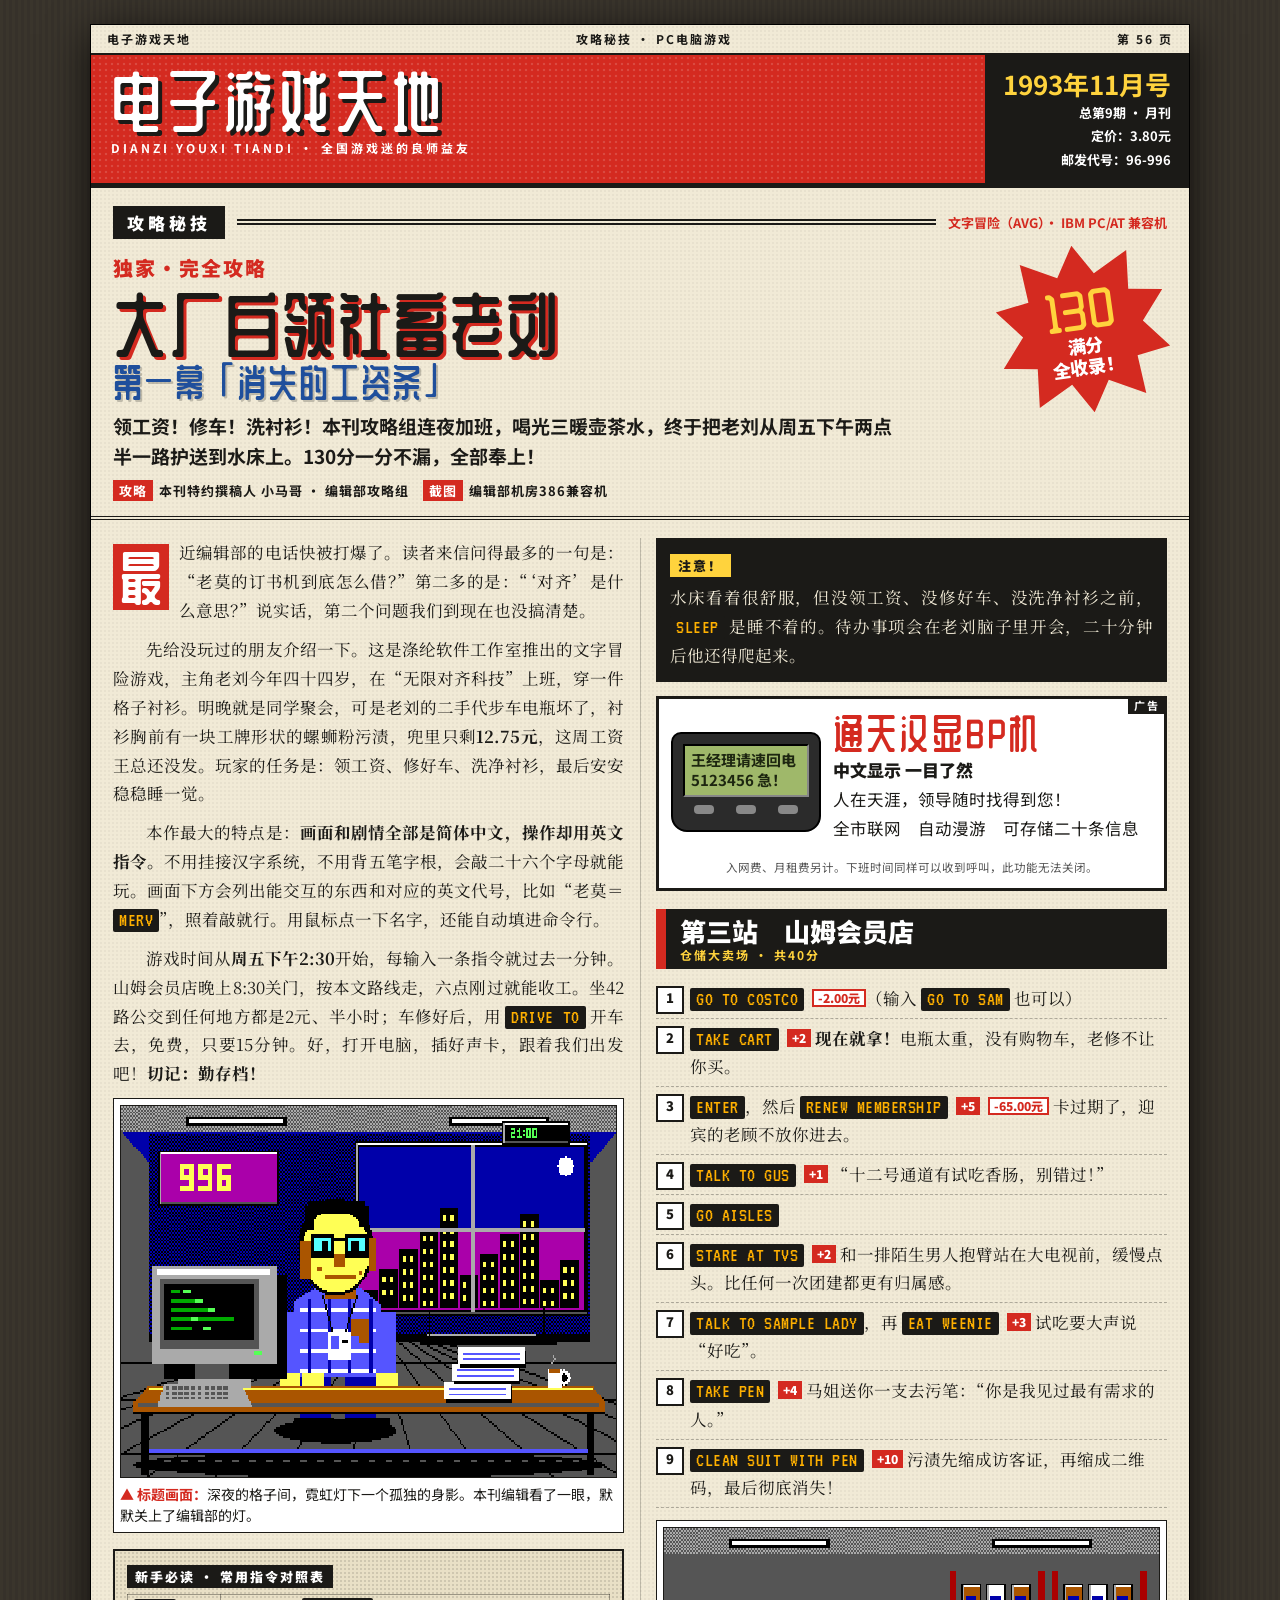
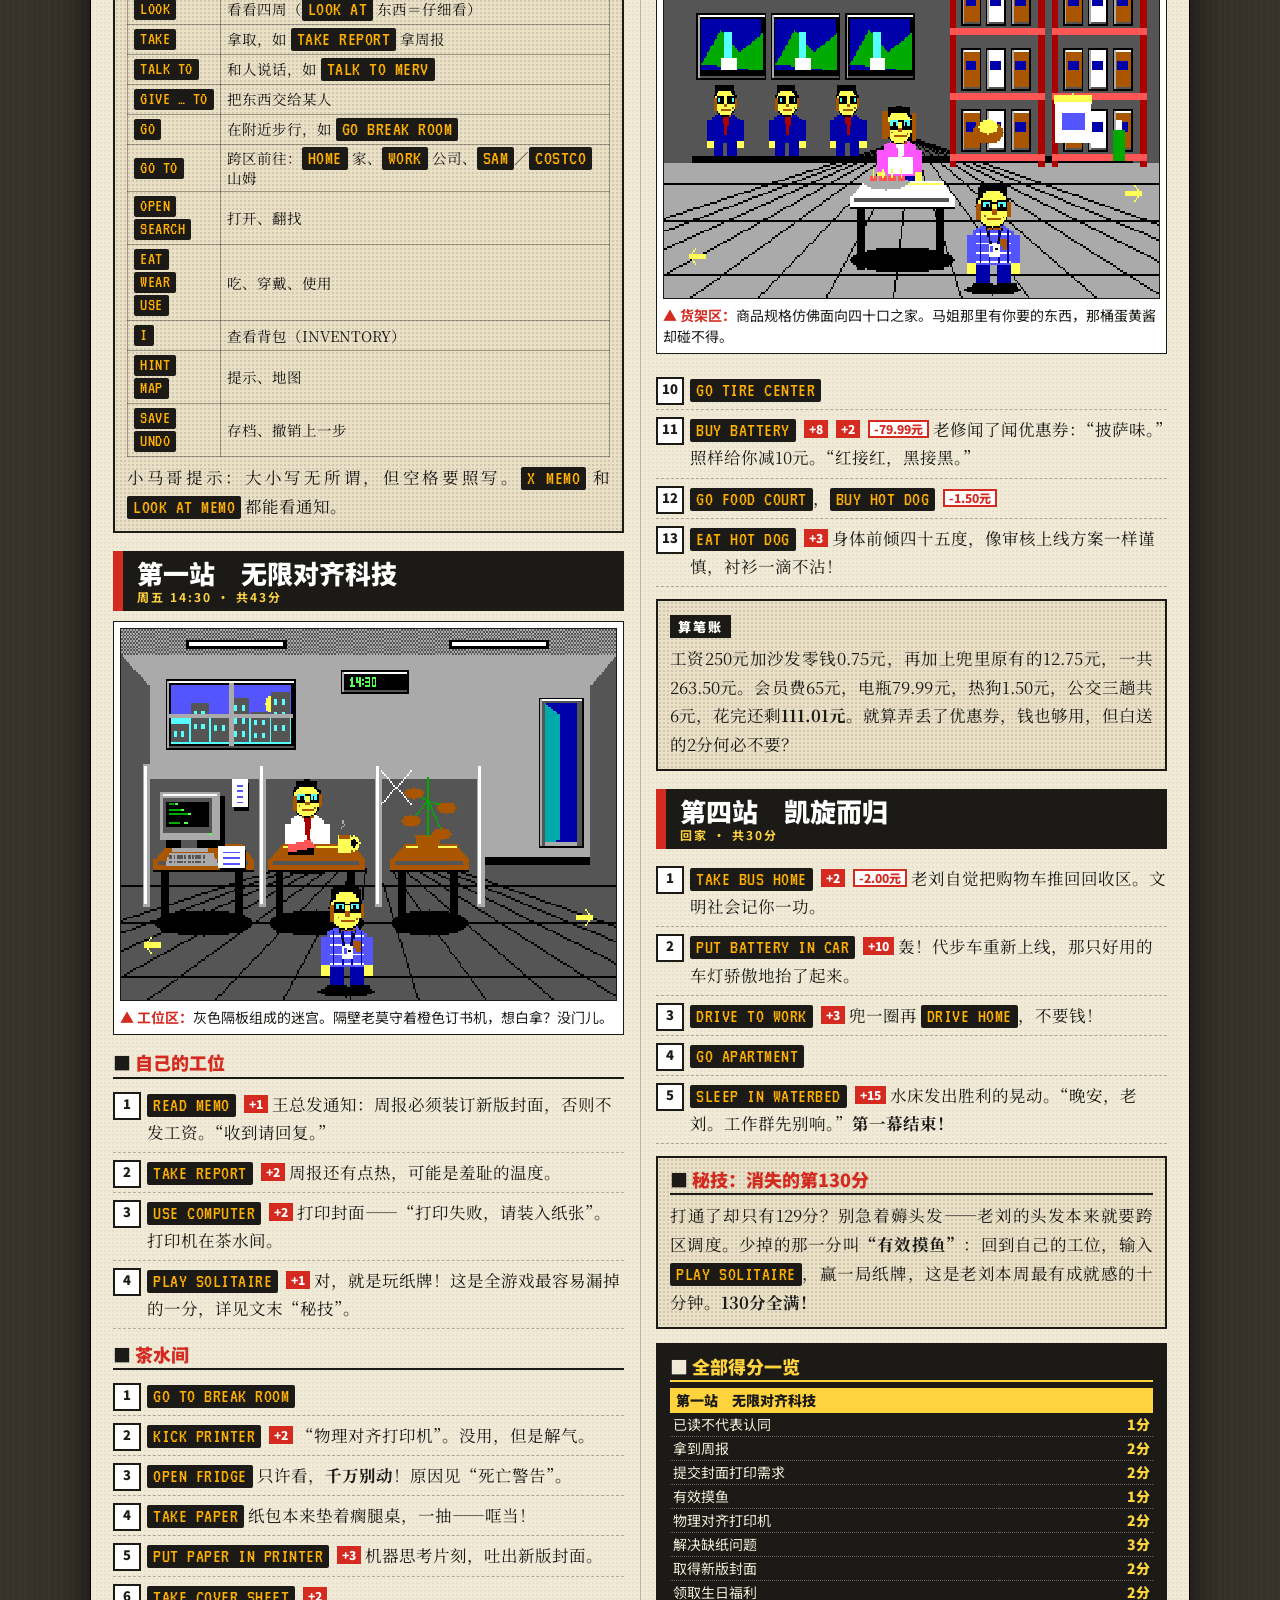
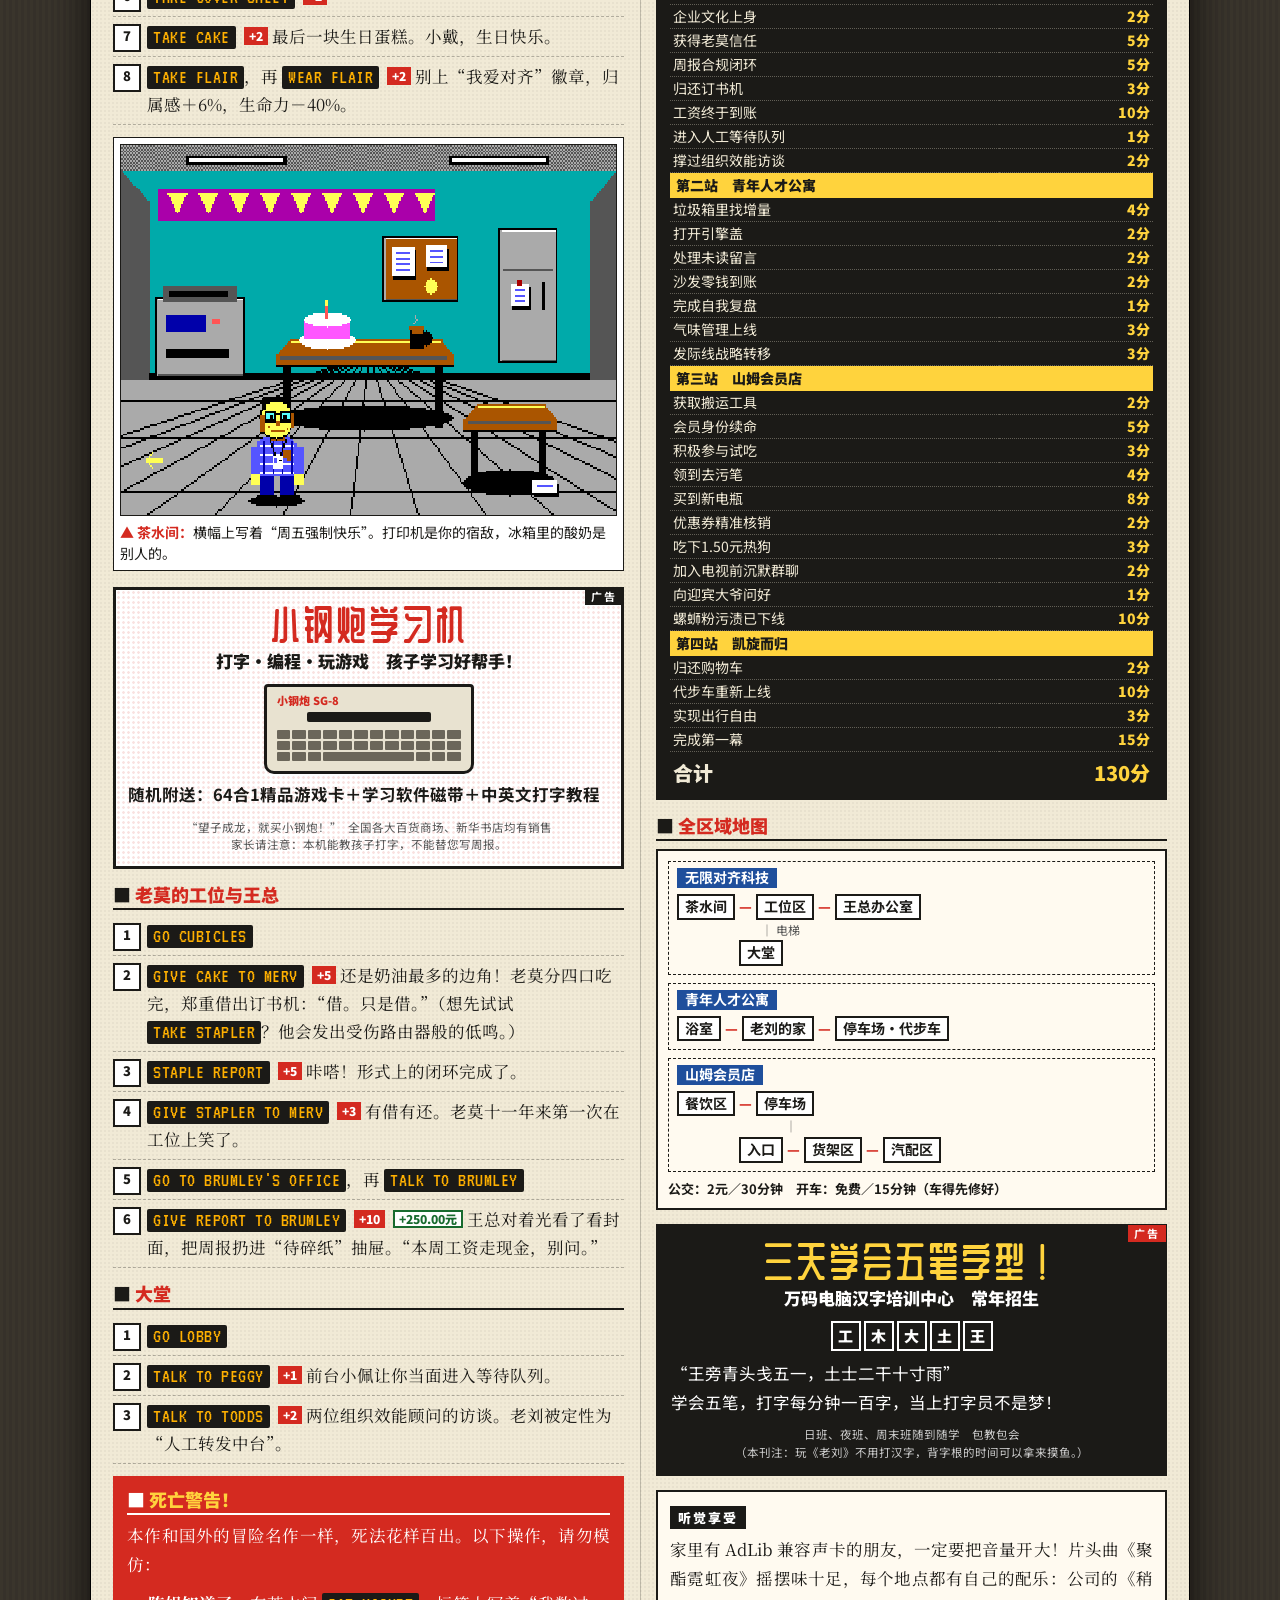
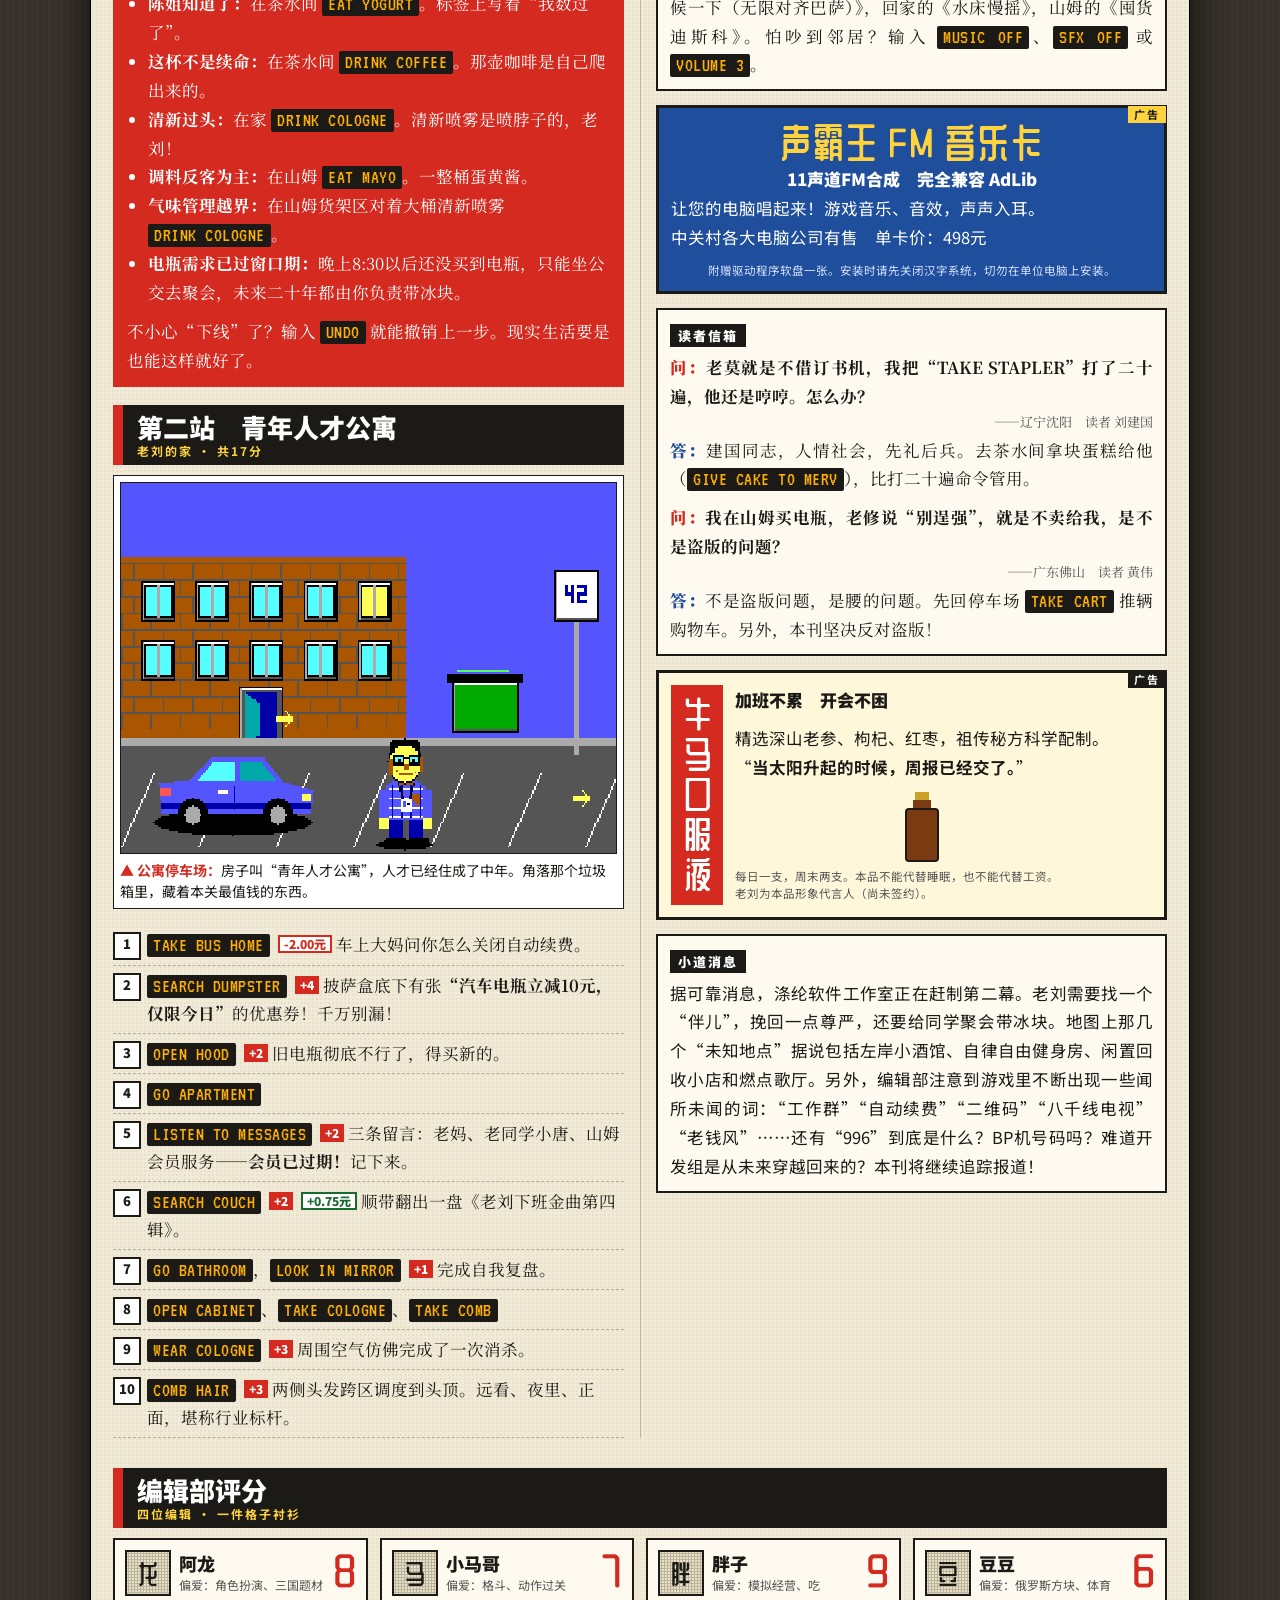
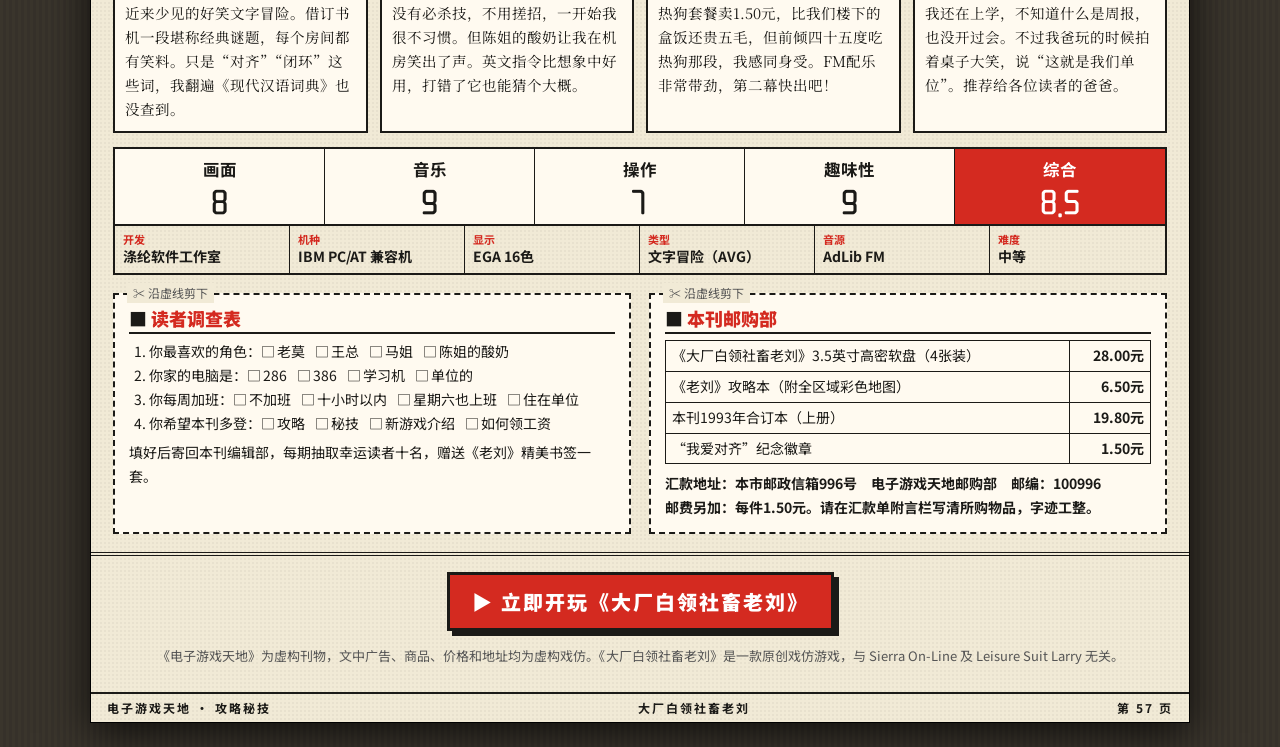
<file: walkthrough.html>
<!doctype html>
<html lang="zh-CN">
<head>
  <meta charset="utf-8">
  <meta name="viewport" content="width=device-width, initial-scale=1">
  <title>《大厂白领社畜老刘》第一幕完全攻略 - 电子游戏天地 1993年11月号</title>
  <link rel="preconnect" href="https://fonts.googleapis.com">
  <link rel="preconnect" href="https://fonts.gstatic.com" crossorigin>
  <link href="https://fonts.googleapis.com/css2?family=Noto+Sans+SC:wght@400;700;900&family=Noto+Serif+SC:wght@400;700;900&family=VT323&family=ZCOOL+QingKe+HuangYou&display=swap" rel="stylesheet">
  <style>
    :root { --red: #d42a20; --blu: #1f4f9c; --ink: #1b1a17; --paper: #f1ead6; --news: #e9e0c6; --lcd: #9fb86a; --amber: #ffb000; }
    * { box-sizing: border-box; }
    body { margin: 0; background: #3a352c repeating-linear-gradient(90deg, #3a352c 0 3px, #36312a 3px 6px); color: var(--ink); font: 16.5px/1.75 'Noto Serif SC', SimSun, 'Songti SC', serif; }
    .page { max-width: 1100px; margin: 24px auto; background: var(--paper) radial-gradient(#0000000a 1px, transparent 1.2px) 0 0 / 4px 4px; box-shadow: 0 10px 40px #000b; border: 1px solid #000; }
    .gutter { display: flex; justify-content: space-between; font: 700 12px/1 'Noto Sans SC', SimHei, sans-serif; padding: 8px 16px; border-bottom: 2px solid var(--ink); letter-spacing: 2px; }
    .gutter.bottom { border-bottom: 0; border-top: 2px solid var(--ink); }
    .disp { font-family: 'ZCOOL QingKe HuangYou', 'Noto Sans SC', SimHei, sans-serif; font-weight: 400; }
    .hei { font-family: 'Noto Sans SC', SimHei, 'Heiti SC', sans-serif; }

    .masthead { display: flex; align-items: stretch; background: var(--red); color: #fff; border-bottom: 5px solid var(--ink); }
    .masthead .logo { padding: 12px 20px 10px; background: radial-gradient(#ffffff26 1.3px, transparent 1.6px) 0 0 / 6px 6px; flex: 1; }
    .masthead .logo b { display: block; font-size: 66px; line-height: 1; letter-spacing: 6px; text-shadow: 4px 4px 0 var(--ink); }
    .masthead .logo small { display: block; font: 700 12px 'Noto Sans SC', sans-serif; letter-spacing: 3px; margin-top: 6px; }
    .masthead .issue { background: var(--ink); color: #fff; padding: 12px 18px; font: 700 13px/1.8 'Noto Sans SC', sans-serif; text-align: right; }
    .masthead .issue big { display: block; font-size: 26px; color: #ffd33d; line-height: 1.3; }

    .column-tab { display: flex; align-items: center; gap: 12px; margin: 18px 22px 0; }
    .column-tab span { background: var(--ink); color: #fff; font: 900 17px 'Noto Sans SC', sans-serif; padding: 4px 14px; letter-spacing: 4px; }
    .column-tab i { flex: 1; height: 6px; border-top: 2px solid var(--ink); border-bottom: 2px solid var(--ink); }
    .column-tab em { font: 700 13px 'Noto Sans SC', sans-serif; font-style: normal; color: var(--red); }

    header.story { padding: 6px 22px 16px; border-bottom: 4px double var(--ink); overflow: hidden; }
    .kicker { font: 900 20px 'Noto Sans SC', sans-serif; color: var(--red); margin-top: 8px; letter-spacing: 2px; }
    h1 { font: 400 70px/1.08 'ZCOOL QingKe HuangYou', 'Noto Sans SC', SimHei, sans-serif; margin: 4px 0 6px; letter-spacing: 2px; text-shadow: 3px 3px 0 var(--red); }
    h1 small { display: block; font-size: 38px; color: var(--blu); text-shadow: 2px 2px 0 #0003; }
    .deck { font: 700 19px/1.6 'Noto Sans SC', sans-serif; margin: 8px 0; max-width: 790px; }
    .byline { font: 700 13px 'Noto Sans SC', sans-serif; margin-top: 10px; letter-spacing: 1px; }
    .byline b { background: var(--red); color: #fff; padding: 1px 6px; margin-right: 6px; }
    .burst { float: right; width: 168px; height: 168px; margin: 0 0 0 18px; display: grid; place-items: center; text-align: center; color: #fff; background: var(--red); font: 900 18px/1.15 'Noto Sans SC', sans-serif; clip-path: polygon(50% 0, 61% 18%, 82% 7%, 80% 30%, 100% 33%, 86% 50%, 100% 67%, 80% 70%, 82% 93%, 61% 82%, 50% 100%, 39% 82%, 18% 93%, 20% 70%, 0 67%, 14% 50%, 0 33%, 20% 30%, 18% 7%, 39% 18%); transform: rotate(-8deg); }
    .burst span { display: block; font: 400 54px/1 'ZCOOL QingKe HuangYou', sans-serif; color: #ffd33d; }

    .cols { column-count: 2; column-gap: 32px; column-rule: 1px solid #0003; padding: 18px 22px 8px; }
    .cols > * { break-inside: avoid; }
    .cols p { margin: 0 0 10px; text-align: justify; text-indent: 2em; }
    .cols .box p, .cols .ad p, .cols figure p { text-indent: 0; }
    .cols p.dropcap { text-indent: 0; }
    .dropcap::first-letter { float: left; font: 400 58px/1 'ZCOOL QingKe HuangYou', sans-serif; color: #fff; background: var(--red); padding: 4px 6px; margin: 6px 10px 0 0; }
    h2 { font: 900 26px/1.2 'Noto Sans SC', SimHei, sans-serif; margin: 18px 0 10px; padding: 6px 10px 6px 14px; background: var(--ink); color: #fff; border-left: 10px solid var(--red); }
    h2 small { display: block; font: 700 12px 'Noto Sans SC', sans-serif; color: #ffd33d; letter-spacing: 2px; }
    h3 { font: 900 18px/1.3 'Noto Sans SC', sans-serif; color: var(--red); margin: 14px 0 6px; padding-bottom: 2px; border-bottom: 2px solid var(--ink); }
    h3::before { content: '■ '; color: var(--ink); }

    ol.steps { list-style: none; counter-reset: s; margin: 0 0 12px; padding: 0; }
    ol.steps li { counter-increment: s; position: relative; padding: 5px 0 6px 34px; border-bottom: 1px dashed #0004; line-height: 1.7; }
    ol.steps li::before { content: counter(s); position: absolute; left: 0; top: 7px; width: 24px; height: 24px; border: 2px solid var(--ink); background: #fff; color: var(--ink); font: 900 13px/20px 'Noto Sans SC', sans-serif; text-align: center; }
    kbd { font: 20px/1 VT323, Consolas, monospace; background: var(--ink); color: var(--amber); padding: 1px 6px 2px; border-radius: 2px; white-space: nowrap; letter-spacing: .5px; }
    .pts { display: inline-block; font: 900 12px/1 'Noto Sans SC', sans-serif; color: #fff; background: var(--red); padding: 3px 5px; margin-left: 4px; vertical-align: 2px; }
    .cash { display: inline-block; font: 900 12px/1 'Noto Sans SC', sans-serif; background: #fff; color: #186b2e; border: 2px solid #186b2e; padding: 1px 4px; margin-left: 4px; vertical-align: 2px; }
    .cash.neg { color: var(--red); border-color: var(--red); }

    .box { border: 2px solid var(--ink); padding: 10px 12px; margin: 10px 0 14px; background: #fffaf0; }
    .box.shade { background: var(--news) radial-gradient(#0000001c 1px, transparent 1.3px) 0 0 / 4px 4px; }
    .box.red { background: var(--red); color: #fff; border-color: var(--red); }
    .box.red h3 { color: #ffd33d; border-color: #fff; }
    .box.red h3::before { color: #fff; }
    .box.ink { background: var(--ink); color: #f1ead6; }
    .box.ink h3 { color: #ffd33d; border-color: #ffd33d; }
    .box.ink h3::before { color: #f1ead6; }
    .box h3:first-child { margin-top: 0; }
    .box p:last-child, .box ul:last-child { margin-bottom: 0; }
    .box ul { padding-left: 1.3em; margin: 6px 0 10px; }
    .tag { font: 900 13px 'Noto Sans SC', sans-serif; display: inline-block; background: var(--ink); color: #fff; padding: 2px 8px; margin-bottom: 6px; letter-spacing: 2px; }
    .box.red .tag, .box.ink .tag { background: #ffd33d; color: var(--ink); }

    table.cmd { width: 100%; border-collapse: collapse; font-size: 14.5px; }
    table.cmd td { border: 1px solid #0005; padding: 3px 6px; line-height: 1.4; }
    table.cmd td:first-child { width: 1%; }
    table.cmd td:first-child kbd { font-size: 18px; display: inline-block; margin: 1px 0; }

    figure.shot { margin: 10px 0 16px; background: #fff; border: 1px solid var(--ink); padding: 6px; }
    figure.shot canvas { display: block; width: 100%; height: auto; aspect-ratio: 4 / 3; background: #000; image-rendering: pixelated; border: 1px solid var(--ink); }
    figure.shot figcaption { font: 14px/1.5 'Noto Sans SC', sans-serif; margin-top: 6px; }
    figure.shot figcaption b { color: var(--red); }

    table.pts-table { width: 100%; border-collapse: collapse; font: 14px/1.5 'Noto Sans SC', sans-serif; }
    table.pts-table td { padding: 1px 3px; border-bottom: 1px dotted #f1ead655; }
    table.pts-table td:last-child { text-align: right; color: #ffd33d; font-weight: 900; }
    table.pts-table tr.grp td { font-weight: 900; color: var(--ink); background: #ffd33d; padding: 2px 6px; border: 0; text-align: left; }
    table.pts-table tr.tot td { font: 900 20px 'Noto Sans SC', sans-serif; border: 0; padding-top: 6px; }

    .map { border: 2px solid var(--ink); background: #fffaf0; padding: 10px; margin: 8px 0 14px; font: 14px/1.4 'Noto Sans SC', sans-serif; }
    .zone { border: 1px dashed var(--ink); padding: 6px 8px 8px; margin-bottom: 8px; }
    .zone > b { display: inline-block; background: var(--blu); color: #fff; padding: 0 8px; margin-bottom: 6px; }
    .row { display: flex; align-items: center; flex-wrap: wrap; gap: 4px; }
    .row span { border: 2px solid var(--ink); background: #fff; padding: 1px 6px; font-weight: 700; }
    .row i { font-style: normal; color: var(--red); font-weight: 900; }
    .vlink { font-size: 12px; color: #555; padding: 2px 0 2px 24px; }
    .map .legend { font-size: 13px; font-weight: 700; margin: 0; text-indent: 0; }

    .ad { border: 3px solid var(--ink); background: #fff; margin: 14px 0; position: relative; padding: 12px; text-align: center; font-family: 'Noto Sans SC', sans-serif; }
    .ad::before { content: '广告'; position: absolute; top: -2px; right: -2px; background: var(--ink); color: #fff; font: 700 11px/1 'Noto Sans SC', sans-serif; padding: 3px 6px; letter-spacing: 2px; }
    .ad .big { font: 400 40px/1.1 'ZCOOL QingKe HuangYou', sans-serif; color: var(--red); letter-spacing: 2px; }
    .ad .sub { font-weight: 900; font-size: 17px; }
    .ad .fine { font-size: 11.5px; color: #555; margin-top: 6px; line-height: 1.5; }
    .ad .addr { border-top: 1px solid var(--ink); margin-top: 8px; padding-top: 6px; font-size: 12.5px; font-weight: 700; }
    .ad.xgp { background: #fff radial-gradient(#d42a2022 1.2px, transparent 1.5px) 0 0 / 5px 5px; }
    .console { display: inline-block; margin: 8px auto 6px; width: 210px; border: 3px solid var(--ink); border-radius: 4px 4px 10px 10px; background: #e8e2d0; padding: 8px 10px 10px; }
    .console .slot { height: 10px; background: var(--ink); margin: 0 30px 8px; border-radius: 2px; }
    .console .keys { display: grid; grid-template-columns: repeat(12, 1fr); gap: 2px; }
    .console .keys i { height: 9px; background: #6b665a; border-radius: 1px; }
    .console .keys i.sp { grid-column: span 6; }
    .console .badge { font: 900 11px/1 'Noto Sans SC', sans-serif; color: var(--red); text-align: left; margin-bottom: 6px; }
    .pager { display: flex; gap: 12px; align-items: center; text-align: left; }
    .pager .unit { flex: 0 0 150px; background: #2b2b2b; border-radius: 10px 10px 16px 16px; padding: 10px 10px 16px; border: 2px solid #000; }
    .pager .lcd { background: var(--lcd); border: 2px inset #333; font: 700 15px/1.35 'Noto Sans SC', SimHei, sans-serif; padding: 4px 6px; color: #1d2610; min-height: 52px; }
    .pager .btns { display: flex; justify-content: space-around; margin-top: 8px; }
    .pager .btns i { width: 20px; height: 9px; background: #888; border-radius: 4px; }
    .ad.wubi { background: var(--ink); color: #fff; }
    .ad.wubi::before { background: var(--red); }
    .ad.wubi .big { color: #ffd33d; }
    .ad.wubi .fine { color: #ccc; }
    .keygrid { display: inline-grid; grid-template-columns: repeat(5, 30px); gap: 3px; margin: 8px 0; }
    .keygrid b { border: 2px solid #fff; height: 30px; font: 900 15px/26px 'Noto Sans SC', sans-serif; }
    .ad.tonic { display: flex; gap: 12px; text-align: left; align-items: stretch; background: #fff7d9; }
    .ad.tonic .vert { writing-mode: vertical-rl; font: 400 36px/1.1 'ZCOOL QingKe HuangYou', sans-serif; color: #fff; background: var(--red); padding: 10px 6px; letter-spacing: 4px; }
    .bottle { width: 40px; margin: 6px auto 0; }
    .bottle i { display: block; margin: 0 auto; background: #7a3b12; }
    .bottle i:nth-child(1) { width: 14px; height: 8px; background: #c9a227; }
    .bottle i:nth-child(2) { width: 18px; height: 8px; }
    .bottle i:nth-child(3) { width: 34px; height: 54px; border-radius: 4px; border: 2px solid var(--ink); }
    .ad.sb { background: var(--blu); color: #fff; }
    .ad.sb .big { color: #ffd33d; }
    .ad.sb .fine { color: #d7e2ff; }
    .ad.sb::before { background: #ffd33d; color: var(--ink); }

    .letters .q { font-weight: 700; margin: 0 0 2px; text-indent: 0; }
    .letters .q::before { content: '问：'; color: var(--red); font-weight: 900; }
    .letters .a { margin: 0 0 10px; text-indent: 0; }
    .letters .a::before { content: '答：'; color: var(--blu); font-weight: 900; }
    .letters .from { display: block; text-align: right; font-size: 13px; color: #555; font-weight: 400; }

    .whisper { font-family: 'Noto Sans SC', sans-serif; }

    .crew { padding: 4px 22px 18px; }
    .crew-grid { display: grid; grid-template-columns: repeat(4, 1fr); gap: 12px; }
    .reviewer { border: 2px solid var(--ink); background: #fffaf0; padding: 10px; font-size: 14.5px; line-height: 1.65; }
    .reviewer .face { float: left; width: 46px; height: 46px; margin: 0 8px 4px 0; border: 2px solid var(--ink); background: var(--news) radial-gradient(#0003 1px, transparent 1.3px) 0 0 / 3px 3px; display: grid; place-items: center; font: 400 26px 'ZCOOL QingKe HuangYou', sans-serif; }
    .reviewer .who { font: 900 18px 'Noto Sans SC', sans-serif; }
    .reviewer .fav { font: 12px 'Noto Sans SC', sans-serif; color: #555; }
    .reviewer .score { float: right; font: 400 46px/0.9 'ZCOOL QingKe HuangYou', sans-serif; color: var(--red); }
    .reviewer p { margin: 8px 0 0; clear: left; }
    .ratings { display: grid; grid-template-columns: repeat(5, 1fr); border: 2px solid var(--ink); margin: 14px 0 0; text-align: center; font-family: 'Noto Sans SC', sans-serif; background: #fffaf0; }
    .ratings div { padding: 6px; border-right: 1px solid var(--ink); font-weight: 700; }
    .ratings div:last-child { border-right: 0; background: var(--red); color: #fff; }
    .ratings b { display: block; font: 400 34px/1 'ZCOOL QingKe HuangYou', sans-serif; }
    .facts { display: grid; grid-template-columns: repeat(6, 1fr); border: 2px solid var(--ink); border-top: 0; font: 700 14px/1.4 'Noto Sans SC', sans-serif; }
    .facts div { padding: 6px 8px; border-right: 1px solid var(--ink); }
    .facts div:last-child { border-right: 0; }
    .facts div b { display: block; font-size: 11px; color: var(--red); }

    .extras { display: grid; grid-template-columns: 1fr 1fr; gap: 18px; padding: 0 22px 18px; }
    .survey, .order { border: 2px dashed var(--ink); padding: 12px 14px; font: 14px/1.7 'Noto Sans SC', sans-serif; position: relative; background: #fffaf0; }
    .survey::before, .order::before { content: '✂ 沿虚线剪下'; position: absolute; top: -12px; left: 12px; background: var(--paper); padding: 0 6px; font-size: 12px; color: #555; }
    .survey h3, .order h3 { margin-top: 0; }
    .survey ol { margin: 0; padding-left: 1.4em; }
    .survey .opt { display: inline-block; margin-right: 10px; white-space: nowrap; }
    .survey .opt::before { content: '□'; margin-right: 2px; }
    .order table { width: 100%; border-collapse: collapse; }
    .order td { border: 1px solid var(--ink); padding: 3px 6px; }
    .order td:last-child { text-align: right; white-space: nowrap; font-weight: 700; }
    .order .addr { margin-top: 8px; font-weight: 700; }

    .cta { text-align: center; padding: 16px 22px 24px; border-top: 4px double var(--ink); font-family: 'Noto Sans SC', sans-serif; }
    .cta a { display: inline-block; font: 900 20px 'Noto Sans SC', sans-serif; background: var(--red); color: #fff; padding: 12px 22px; text-decoration: none; border: 3px solid var(--ink); box-shadow: 5px 5px 0 var(--ink); letter-spacing: 2px; }
    .cta a:hover { background: var(--blu); }
    .cta p { font-size: 13px; color: #555; margin: 14px 0 0; }

    @media (max-width: 900px) {
      .crew-grid { grid-template-columns: repeat(2, 1fr); }
      .facts { grid-template-columns: repeat(3, 1fr); }
      h1 { font-size: 54px; }
      h1 small { font-size: 30px; }
    }
    @media (max-width: 760px) {
      .cols { column-count: 1; }
      .extras { grid-template-columns: 1fr; }
    }
    @media (max-width: 600px) {
      .crew-grid { grid-template-columns: 1fr; }
      .facts { grid-template-columns: repeat(2, 1fr); }
      .ratings { grid-template-columns: repeat(3, 1fr); }
      .masthead { flex-direction: column; }
      .masthead .logo b { font-size: 46px; letter-spacing: 3px; }
      .masthead .issue { text-align: left; }
      .burst { display: none; }
      h1 { font-size: 40px; }
      h1 small { font-size: 24px; }
      .gutter span:nth-child(2) { display: none; }
      .pager { flex-direction: column; text-align: center; }
      .pager .unit { flex-basis: auto; width: 170px; }
    }
  </style>
</head>
<body>
<div class="page">
  <div class="gutter"><span>电子游戏天地</span><span>攻略秘技 · PC电脑游戏</span><span>第 56 页</span></div>

  <div class="masthead">
    <div class="logo"><b class="disp">电子游戏天地</b><small>DIANZI YOUXI TIANDI · 全国游戏迷的良师益友</small></div>
    <div class="issue"><big>1993年11月号</big>总第9期 · 月刊<br>定价：3.80元<br>邮发代号：96-996</div>
  </div>

  <div class="column-tab"><span>攻略秘技</span><i></i><em>文字冒险（AVG）· IBM PC/AT 兼容机</em></div>

  <header class="story">
    <div class="burst"><div><span>130</span>满分<br>全收录！</div></div>
    <div class="kicker">独家·完全攻略</div>
    <h1>大厂白领社畜老刘<small>第一幕「消失的工资条」</small></h1>
    <p class="deck">领工资！修车！洗衬衫！本刊攻略组连夜加班，喝光三暖壶茶水，终于把老刘从周五下午两点半一路护送到水床上。130分一分不漏，全部奉上！</p>
    <div class="byline"><b>攻略</b>本刊特约撰稿人 小马哥 · 编辑部攻略组　<b>截图</b>编辑部机房386兼容机</div>
  </header>

  <div class="cols">
    <p class="dropcap">最近编辑部的电话快被打爆了。读者来信问得最多的一句是：“老莫的订书机到底怎么借？”第二多的是：“‘对齐’是什么意思？”说实话，第二个问题我们到现在也没搞清楚。</p>
    <p>先给没玩过的朋友介绍一下。这是涤纶软件工作室推出的文字冒险游戏，主角老刘今年四十四岁，在“无限对齐科技”上班，穿一件格子衬衫。明晚就是同学聚会，可是老刘的二手代步车电瓶坏了，衬衫胸前有一块工牌形状的螺蛳粉污渍，兜里只剩<b>12.75元</b>，这周工资王总还没发。玩家的任务是：领工资、修好车、洗净衬衫，最后安安稳稳睡一觉。</p>
    <p>本作最大的特点是：<b>画面和剧情全部是简体中文，操作却用英文指令。</b>不用挂接汉字系统，不用背五笔字根，会敲二十六个字母就能玩。画面下方会列出能交互的东西和对应的英文代号，比如“老莫＝<kbd>MERV</kbd>”，照着敲就行。用鼠标点一下名字，还能自动填进命令行。</p>
    <p>游戏时间从<b>周五下午2:30</b>开始，每输入一条指令就过去一分钟。山姆会员店晚上8:30关门，按本文路线走，六点刚过就能收工。坐42路公交到任何地方都是2元、半小时；车修好后，用 <kbd>DRIVE TO</kbd> 开车去，免费，只要15分钟。好，打开电脑，插好声卡，跟着我们出发吧！<b>切记：勤存档！</b></p>

    <figure class="shot"><canvas data-room="title" width="320" height="200" role="img"></canvas><figcaption><b>▲ 标题画面：</b>深夜的格子间，霓虹灯下一个孤独的身影。本刊编辑看了一眼，默默关上了编辑部的灯。</figcaption></figure>

    <div class="box shade">
      <span class="tag">新手必读 · 常用指令对照表</span>
      <table class="cmd">
        <tr><td><kbd>LOOK</kbd></td><td>看看四周（<kbd>LOOK AT</kbd> 东西＝仔细看）</td></tr>
        <tr><td><kbd>TAKE</kbd></td><td>拿取，如 <kbd>TAKE REPORT</kbd> 拿周报</td></tr>
        <tr><td><kbd>TALK TO</kbd></td><td>和人说话，如 <kbd>TALK TO MERV</kbd></td></tr>
        <tr><td><kbd>GIVE … TO</kbd></td><td>把东西交给某人</td></tr>
        <tr><td><kbd>GO</kbd></td><td>在附近步行，如 <kbd>GO BREAK ROOM</kbd></td></tr>
        <tr><td><kbd>GO TO</kbd></td><td>跨区前往：<kbd>HOME</kbd> 家、<kbd>WORK</kbd> 公司、<kbd>SAM</kbd>／<kbd>COSTCO</kbd> 山姆</td></tr>
        <tr><td><kbd>OPEN</kbd> <kbd>SEARCH</kbd></td><td>打开、翻找</td></tr>
        <tr><td><kbd>EAT</kbd> <kbd>WEAR</kbd> <kbd>USE</kbd></td><td>吃、穿戴、使用</td></tr>
        <tr><td><kbd>I</kbd></td><td>查看背包（INVENTORY）</td></tr>
        <tr><td><kbd>HINT</kbd> <kbd>MAP</kbd></td><td>提示、地图</td></tr>
        <tr><td><kbd>SAVE</kbd> <kbd>UNDO</kbd></td><td>存档、撤销上一步</td></tr>
      </table>
      <p style="margin-top:6px">小马哥提示：大小写无所谓，但空格要照写。<kbd>X MEMO</kbd> 和 <kbd>LOOK AT MEMO</kbd> 都能看通知。</p>
    </div>

    <h2>第一站　无限对齐科技<small>周五 14:30 · 共43分</small></h2>
    <figure class="shot"><canvas data-room="work_cubes" width="320" height="200" role="img"></canvas><figcaption><b>▲ 工位区：</b>灰色隔板组成的迷宫。隔壁老莫守着橙色订书机，想白拿？没门儿。</figcaption></figure>

    <h3>自己的工位</h3>
    <ol class="steps">
      <li><kbd>READ MEMO</kbd> <span class="pts">+1</span> 王总发通知：周报必须装订新版封面，否则不发工资。“收到请回复。”</li>
      <li><kbd>TAKE REPORT</kbd> <span class="pts">+2</span> 周报还有点热，可能是羞耻的温度。</li>
      <li><kbd>USE COMPUTER</kbd> <span class="pts">+2</span> 打印封面——“打印失败，请装入纸张”。打印机在茶水间。</li>
      <li><kbd>PLAY SOLITAIRE</kbd> <span class="pts">+1</span> 对，就是玩纸牌！这是全游戏最容易漏掉的一分，详见文末“秘技”。</li>
    </ol>

    <h3>茶水间</h3>
    <ol class="steps">
      <li><kbd>GO TO BREAK ROOM</kbd></li>
      <li><kbd>KICK PRINTER</kbd> <span class="pts">+2</span> “物理对齐打印机”。没用，但是解气。</li>
      <li><kbd>OPEN FRIDGE</kbd> 只许看，<b>千万别动</b>！原因见“死亡警告”。</li>
      <li><kbd>TAKE PAPER</kbd> 纸包本来垫着瘸腿桌，一抽——哐当！</li>
      <li><kbd>PUT PAPER IN PRINTER</kbd> <span class="pts">+3</span> 机器思考片刻，吐出新版封面。</li>
      <li><kbd>TAKE COVER SHEET</kbd> <span class="pts">+2</span></li>
      <li><kbd>TAKE CAKE</kbd> <span class="pts">+2</span> 最后一块生日蛋糕。小戴，生日快乐。</li>
      <li><kbd>TAKE FLAIR</kbd>，再 <kbd>WEAR FLAIR</kbd> <span class="pts">+2</span> 别上“我爱对齐”徽章，归属感＋6%，生命力－40%。</li>
    </ol>

    <figure class="shot"><canvas data-room="work_break" width="320" height="200" role="img"></canvas><figcaption><b>▲ 茶水间：</b>横幅上写着“周五强制快乐”。打印机是你的宿敌，冰箱里的酸奶是别人的。</figcaption></figure>

    <div class="ad xgp">
      <div class="big">小钢炮学习机</div>
      <div class="sub">打字·编程·玩游戏　孩子学习好帮手！</div>
      <div class="console"><div class="badge">小钢炮 SG-8</div><div class="slot"></div><div class="keys"><i></i><i></i><i></i><i></i><i></i><i></i><i></i><i></i><i></i><i></i><i></i><i></i><i></i><i></i><i></i><i></i><i></i><i></i><i></i><i></i><i></i><i></i><i></i><i></i><i></i><i></i><i></i><i class="sp"></i><i></i><i></i><i></i></div></div>
      <p><b>随机附送：64合1精品游戏卡＋学习软件磁带＋中英文打字教程</b></p>
      <div class="fine">“望子成龙，就买小钢炮！”　全国各大百货商场、新华书店均有销售<br>家长请注意：本机能教孩子打字，不能替您写周报。</div>
    </div>

    <h3>老莫的工位与王总</h3>
    <ol class="steps">
      <li><kbd>GO CUBICLES</kbd></li>
      <li><kbd>GIVE CAKE TO MERV</kbd> <span class="pts">+5</span> 还是奶油最多的边角！老莫分四口吃完，郑重借出订书机：“借。只是借。”（想先试试 <kbd>TAKE STAPLER</kbd>？他会发出受伤路由器般的低鸣。）</li>
      <li><kbd>STAPLE REPORT</kbd> <span class="pts">+5</span> 咔嗒！形式上的闭环完成了。</li>
      <li><kbd>GIVE STAPLER TO MERV</kbd> <span class="pts">+3</span> 有借有还。老莫十一年来第一次在工位上笑了。</li>
      <li><kbd>GO TO BRUMLEY'S OFFICE</kbd>，再 <kbd>TALK TO BRUMLEY</kbd></li>
      <li><kbd>GIVE REPORT TO BRUMLEY</kbd> <span class="pts">+10</span> <span class="cash">+250.00元</span> 王总对着光看了看封面，把周报扔进“待碎纸”抽屉。“本周工资走现金，别问。”</li>
    </ol>

    <h3>大堂</h3>
    <ol class="steps">
      <li><kbd>GO LOBBY</kbd></li>
      <li><kbd>TALK TO PEGGY</kbd> <span class="pts">+1</span> 前台小佩让你当面进入等待队列。</li>
      <li><kbd>TALK TO TODDS</kbd> <span class="pts">+2</span> 两位组织效能顾问的访谈。老刘被定性为“人工转发中台”。</li>
    </ol>

    <div class="box red">
      <h3>死亡警告！</h3>
      <p>本作和国外的冒险名作一样，死法花样百出。以下操作，请勿模仿：</p>
      <ul>
        <li><b>陈姐知道了：</b>在茶水间 <kbd>EAT YOGURT</kbd>。标签上写着“我数过了”。</li>
        <li><b>这杯不是续命：</b>在茶水间 <kbd>DRINK COFFEE</kbd>。那壶咖啡是自己爬出来的。</li>
        <li><b>清新过头：</b>在家 <kbd>DRINK COLOGNE</kbd>。清新喷雾是喷脖子的，老刘！</li>
        <li><b>调料反客为主：</b>在山姆 <kbd>EAT MAYO</kbd>。一整桶蛋黄酱。</li>
        <li><b>气味管理越界：</b>在山姆货架区对着大桶清新喷雾 <kbd>DRINK COLOGNE</kbd>。</li>
        <li><b>电瓶需求已过窗口期：</b>晚上8:30以后还没买到电瓶，只能坐公交去聚会，未来二十年都由你负责带冰块。</li>
      </ul>
      <p>不小心“下线”了？输入 <kbd>UNDO</kbd> 就能撤销上一步。现实生活要是也能这样就好了。</p>
    </div>

    <h2>第二站　青年人才公寓<small>老刘的家 · 共17分</small></h2>
    <figure class="shot"><canvas data-room="home_lot" width="320" height="200" role="img"></canvas><figcaption><b>▲ 公寓停车场：</b>房子叫“青年人才公寓”，人才已经住成了中年。角落那个垃圾箱里，藏着本关最值钱的东西。</figcaption></figure>
    <ol class="steps">
      <li><kbd>TAKE BUS HOME</kbd> <span class="cash neg">-2.00元</span> 车上大妈问你怎么关闭自动续费。</li>
      <li><kbd>SEARCH DUMPSTER</kbd> <span class="pts">+4</span> 披萨盒底下有张<b>“汽车电瓶立减10元，仅限今日”</b>的优惠券！千万别漏！</li>
      <li><kbd>OPEN HOOD</kbd> <span class="pts">+2</span> 旧电瓶彻底不行了，得买新的。</li>
      <li><kbd>GO APARTMENT</kbd></li>
      <li><kbd>LISTEN TO MESSAGES</kbd> <span class="pts">+2</span> 三条留言：老妈、老同学小唐、山姆会员服务——<b>会员已过期！</b>记下来。</li>
      <li><kbd>SEARCH COUCH</kbd> <span class="pts">+2</span> <span class="cash">+0.75元</span> 顺带翻出一盘《老刘下班金曲第四辑》。</li>
      <li><kbd>GO BATHROOM</kbd>，<kbd>LOOK IN MIRROR</kbd> <span class="pts">+1</span> 完成自我复盘。</li>
      <li><kbd>OPEN CABINET</kbd>、<kbd>TAKE COLOGNE</kbd>、<kbd>TAKE COMB</kbd></li>
      <li><kbd>WEAR COLOGNE</kbd> <span class="pts">+3</span> 周围空气仿佛完成了一次消杀。</li>
      <li><kbd>COMB HAIR</kbd> <span class="pts">+3</span> 两侧头发跨区调度到头顶。远看、夜里、正面，堪称行业标杆。</li>
    </ol>
    <div class="box ink">
      <span class="tag">注意！</span>
      <p>水床看着很舒服，但没领工资、没修好车、没洗净衬衫之前，<kbd>SLEEP</kbd> 是睡不着的。待办事项会在老刘脑子里开会，二十分钟后他还得爬起来。</p>
    </div>

    <div class="ad">
      <div class="pager">
        <div class="unit"><div class="lcd">王经理请速回电<br>5123456 急！</div><div class="btns"><i></i><i></i><i></i></div></div>
        <div>
          <div class="big">通天汉显BP机</div>
          <div class="sub">中文显示 一目了然</div>
          <p>人在天涯，领导随时找得到您！<br>全市联网　自动漫游　可存储二十条信息</p>
        </div>
      </div>
      <div class="fine">入网费、月租费另计。下班时间同样可以收到呼叫，此功能无法关闭。</div>
    </div>

    <h2>第三站　山姆会员店<small>仓储大卖场 · 共40分</small></h2>
    <ol class="steps">
      <li><kbd>GO TO COSTCO</kbd> <span class="cash neg">-2.00元</span>（输入 <kbd>GO TO SAM</kbd> 也可以）</li>
      <li><kbd>TAKE CART</kbd> <span class="pts">+2</span> <b>现在就拿！</b>电瓶太重，没有购物车，老修不让你买。</li>
      <li><kbd>ENTER</kbd>，然后 <kbd>RENEW MEMBERSHIP</kbd> <span class="pts">+5</span> <span class="cash neg">-65.00元</span> 卡过期了，迎宾的老顾不放你进去。</li>
      <li><kbd>TALK TO GUS</kbd> <span class="pts">+1</span> “十二号通道有试吃香肠，别错过！”</li>
      <li><kbd>GO AISLES</kbd></li>
      <li><kbd>STARE AT TVS</kbd> <span class="pts">+2</span> 和一排陌生男人抱臂站在大电视前，缓慢点头。比任何一次团建都更有归属感。</li>
      <li><kbd>TALK TO SAMPLE LADY</kbd>，再 <kbd>EAT WEENIE</kbd> <span class="pts">+3</span> 试吃要大声说“好吃”。</li>
      <li><kbd>TAKE PEN</kbd> <span class="pts">+4</span> 马姐送你一支去污笔：“你是我见过最有需求的人。”</li>
      <li><kbd>CLEAN SUIT WITH PEN</kbd> <span class="pts">+10</span> 污渍先缩成访客证，再缩成二维码，最后彻底消失！</li>
    </ol>
    <figure class="shot"><canvas data-room="costco_aisles" width="320" height="200" role="img"></canvas><figcaption><b>▲ 货架区：</b>商品规格仿佛面向四十口之家。马姐那里有你要的东西，那桶蛋黄酱却碰不得。</figcaption></figure>
    <ol class="steps" start="10" style="counter-reset: s 9">
      <li><kbd>GO TIRE CENTER</kbd></li>
      <li><kbd>BUY BATTERY</kbd> <span class="pts">+8</span> <span class="pts">+2</span> <span class="cash neg">-79.99元</span> 老修闻了闻优惠券：“披萨味。”照样给你减10元。“红接红，黑接黑。”</li>
      <li><kbd>GO FOOD COURT</kbd>，<kbd>BUY HOT DOG</kbd> <span class="cash neg">-1.50元</span></li>
      <li><kbd>EAT HOT DOG</kbd> <span class="pts">+3</span> 身体前倾四十五度，像审核上线方案一样谨慎，衬衫一滴不沾！</li>
    </ol>

    <div class="box shade">
      <span class="tag">算笔账</span>
      <p>工资250元加沙发零钱0.75元，再加上兜里原有的12.75元，一共263.50元。会员费65元，电瓶79.99元，热狗1.50元，公交三趟共6元，花完还剩<b>111.01元</b>。就算弄丢了优惠券，钱也够用，但白送的2分何必不要？</p>
    </div>

    <h2>第四站　凯旋而归<small>回家 · 共30分</small></h2>
    <ol class="steps">
      <li><kbd>TAKE BUS HOME</kbd> <span class="pts">+2</span> <span class="cash neg">-2.00元</span> 老刘自觉把购物车推回回收区。文明社会记你一功。</li>
      <li><kbd>PUT BATTERY IN CAR</kbd> <span class="pts">+10</span> 轰！代步车重新上线，那只好用的车灯骄傲地抬了起来。</li>
      <li><kbd>DRIVE TO WORK</kbd> <span class="pts">+3</span> 兜一圈再 <kbd>DRIVE HOME</kbd>，不要钱！</li>
      <li><kbd>GO APARTMENT</kbd></li>
      <li><kbd>SLEEP IN WATERBED</kbd> <span class="pts">+15</span> 水床发出胜利的晃动。“晚安，老刘。工作群先别响。”<b>第一幕结束！</b></li>
    </ol>

    <div class="box shade">
      <h3>秘技：消失的第130分</h3>
      <p>打通了却只有129分？别急着薅头发——老刘的头发本来就要跨区调度。少掉的那一分叫<b>“有效摸鱼”</b>：回到自己的工位，输入 <kbd>PLAY SOLITAIRE</kbd>，赢一局纸牌，这是老刘本周最有成就感的十分钟。<b>130分全满！</b></p>
    </div>

    <div class="box ink">
      <h3>全部得分一览</h3>
      <table class="pts-table" id="points"></table>
    </div>

    <h3>全区域地图</h3>
    <div class="map">
      <div class="zone"><b>无限对齐科技</b>
        <div class="row"><span>茶水间</span><i>—</i><span>工位区</span><i>—</i><span>王总办公室</span></div>
        <div class="vlink">　　　　　│ 电梯</div>
        <div class="row" style="padding-left:62px"><span>大堂</span></div>
      </div>
      <div class="zone"><b>青年人才公寓</b>
        <div class="row"><span>浴室</span><i>—</i><span>老刘的家</span><i>—</i><span>停车场·代步车</span></div>
      </div>
      <div class="zone"><b>山姆会员店</b>
        <div class="row"><span>餐饮区</span><i>—</i><span>停车场</span></div>
        <div class="vlink">　　　　　　　│</div>
        <div class="row" style="padding-left:62px"><span>入口</span><i>—</i><span>货架区</span><i>—</i><span>汽配区</span></div>
      </div>
      <p class="legend">公交：2元／30分钟　开车：免费／15分钟（车得先修好）</p>
    </div>

    <div class="ad wubi">
      <div class="big">三天学会五笔字型！</div>
      <div class="sub">万码电脑汉字培训中心　常年招生</div>
      <div class="keygrid"><b>工</b><b>木</b><b>大</b><b>土</b><b>王</b></div>
      <p>“王旁青头戋五一，土士二干十寸雨”<br>学会五笔，打字每分钟一百字，当上打字员不是梦！</p>
      <div class="fine">日班、夜班、周末班随到随学　包教包会<br>（本刊注：玩《老刘》不用打汉字，背字根的时间可以拿来摸鱼。）</div>
    </div>

    <div class="box">
      <span class="tag">听觉享受</span>
      <p>家里有 AdLib 兼容声卡的朋友，一定要把音量开大！片头曲《聚酯霓虹夜》摇摆味十足，每个地点都有自己的配乐：公司的《稍候一下（无限对齐巴萨）》，回家的《水床慢摇》，山姆的《囤货迪斯科》。怕吵到邻居？输入 <kbd>MUSIC OFF</kbd>、<kbd>SFX OFF</kbd> 或 <kbd>VOLUME 3</kbd>。</p>
    </div>

    <div class="ad sb">
      <div class="big">声霸王 FM 音乐卡</div>
      <div class="sub">11声道FM合成　完全兼容 AdLib</div>
      <p>让您的电脑唱起来！游戏音乐、音效，声声入耳。<br>中关村各大电脑公司有售　单卡价：498元</p>
      <div class="fine">附赠驱动程序软盘一张。安装时请先关闭汉字系统，切勿在单位电脑上安装。</div>
    </div>

    <div class="box letters">
      <span class="tag">读者信箱</span>
      <p class="q">老莫就是不借订书机，我把“TAKE STAPLER”打了二十遍，他还是哼哼。怎么办？<span class="from">——辽宁沈阳　读者 刘建国</span></p>
      <p class="a">建国同志，人情社会，先礼后兵。去茶水间拿块蛋糕给他（<kbd>GIVE CAKE TO MERV</kbd>），比打二十遍命令管用。</p>
      <p class="q">我在山姆买电瓶，老修说“别逞强”，就是不卖给我，是不是盗版的问题？<span class="from">——广东佛山　读者 黄伟</span></p>
      <p class="a">不是盗版问题，是腰的问题。先回停车场 <kbd>TAKE CART</kbd> 推辆购物车。另外，本刊坚决反对盗版！</p>
    </div>

    <div class="ad tonic">
      <div class="vert">牛马口服液</div>
      <div>
        <p class="sub">加班不累　开会不困</p>
        <p>精选深山老参、枸杞、红枣，祖传秘方科学配制。<br>“<b>当太阳升起的时候，周报已经交了。</b>”</p>
        <div class="bottle"><i></i><i></i><i></i></div>
        <div class="fine">每日一支，周末两支。本品不能代替睡眠，也不能代替工资。<br>老刘为本品形象代言人（尚未签约）。</div>
      </div>
    </div>

    <div class="box">
      <span class="tag">小道消息</span>
      <p class="whisper">据可靠消息，涤纶软件工作室正在赶制第二幕。老刘需要找一个“伴儿”，挽回一点尊严，还要给同学聚会带冰块。地图上那几个“未知地点”据说包括左岸小酒馆、自律自由健身房、闲置回收小店和燃点歌厅。另外，编辑部注意到游戏里不断出现一些闻所未闻的词：“工作群”“自动续费”“二维码”“八千线电视”“老钱风”……还有“996”到底是什么？BP机号码吗？难道开发组是从未来穿越回来的？本刊将继续追踪报道！</p>
    </div>
  </div>

  <section class="crew">
    <h2>编辑部评分<small>四位编辑 · 一件格子衬衫</small></h2>
    <div class="crew-grid">
      <div class="reviewer"><div class="score">8</div><div class="face">龙</div><div class="who">阿龙</div><div class="fav">偏爱：角色扮演、三国题材</div><p>近来少见的好笑文字冒险。借订书机一段堪称经典谜题，每个房间都有笑料。只是“对齐”“闭环”这些词，我翻遍《现代汉语词典》也没查到。</p></div>
      <div class="reviewer"><div class="score">7</div><div class="face">马</div><div class="who">小马哥</div><div class="fav">偏爱：格斗、动作过关</div><p>没有必杀技，不用搓招，一开始我很不习惯。但陈姐的酸奶让我在机房笑出了声。英文指令比想象中好用，打错了它也能猜个大概。</p></div>
      <div class="reviewer"><div class="score">9</div><div class="face">胖</div><div class="who">胖子</div><div class="fav">偏爱：模拟经营、吃</div><p>热狗套餐卖1.50元，比我们楼下的盒饭还贵五毛，但前倾四十五度吃热狗那段，我感同身受。FM配乐非常带劲，第二幕快出吧！</p></div>
      <div class="reviewer"><div class="score">6</div><div class="face">豆</div><div class="who">豆豆</div><div class="fav">偏爱：俄罗斯方块、体育</div><p>我还在上学，不知道什么是周报，也没开过会。不过我爸玩的时候拍着桌子大笑，说“这就是我们单位”。推荐给各位读者的爸爸。</p></div>
    </div>
    <div class="ratings">
      <div>画面<b>8</b></div>
      <div>音乐<b>9</b></div>
      <div>操作<b>7</b></div>
      <div>趣味性<b>9</b></div>
      <div>综合<b>8.5</b></div>
    </div>
    <div class="facts">
      <div><b>开发</b>涤纶软件工作室</div>
      <div><b>机种</b>IBM PC/AT 兼容机</div>
      <div><b>显示</b>EGA 16色</div>
      <div><b>类型</b>文字冒险（AVG）</div>
      <div><b>音源</b>AdLib FM</div>
      <div><b>难度</b>中等</div>
    </div>
  </section>

  <div class="extras">
    <div class="survey">
      <h3>读者调查表</h3>
      <ol>
        <li>你最喜欢的角色：<span class="opt">老莫</span><span class="opt">王总</span><span class="opt">马姐</span><span class="opt">陈姐的酸奶</span></li>
        <li>你家的电脑是：<span class="opt">286</span><span class="opt">386</span><span class="opt">学习机</span><span class="opt">单位的</span></li>
        <li>你每周加班：<span class="opt">不加班</span><span class="opt">十小时以内</span><span class="opt">星期六也上班</span><span class="opt">住在单位</span></li>
        <li>你希望本刊多登：<span class="opt">攻略</span><span class="opt">秘技</span><span class="opt">新游戏介绍</span><span class="opt">如何领工资</span></li>
      </ol>
      <p style="margin:6px 0 0">填好后寄回本刊编辑部，每期抽取幸运读者十名，赠送《老刘》精美书签一套。</p>
    </div>
    <div class="order">
      <h3>本刊邮购部</h3>
      <table>
        <tr><td>《大厂白领社畜老刘》3.5英寸高密软盘（4张装）</td><td>28.00元</td></tr>
        <tr><td>《老刘》攻略本（附全区域彩色地图）</td><td>6.50元</td></tr>
        <tr><td>本刊1993年合订本（上册）</td><td>19.80元</td></tr>
        <tr><td>“我爱对齐”纪念徽章</td><td>1.50元</td></tr>
      </table>
      <div class="addr">汇款地址：本市邮政信箱996号　电子游戏天地邮购部　邮编：100996<br>邮费另加：每件1.50元。请在汇款单附言栏写清所购物品，字迹工整。</div>
    </div>
  </div>

  <div class="cta">
    <a href="./">▶ 立即开玩《大厂白领社畜老刘》</a>
    <p>《电子游戏天地》为虚构刊物，文中广告、商品、价格和地址均为虚构戏仿。《大厂白领社畜老刘》是一款原创戏仿游戏，与 Sierra On-Line 及 Leisure Suit Larry 无关。</p>
  </div>
  <div class="gutter bottom"><span>电子游戏天地 · 攻略秘技</span><span>大厂白领社畜老刘</span><span>第 57 页</span></div>
</div>

<script src="js/registry.js"></script>
<script src="js/content/world.js"></script>
<script src="js/content/items.js"></script>
<script src="js/content/home.js"></script>
<script src="js/content/work.js"></script>
<script src="js/content/costco.js"></script>
<script src="js/engine.js"></script>
<script src="js/graphics.js?v=ega1"></script>
<script>
  // Screenshots and the score list come straight from the game data so they never drift.
  (function () {
    var E = LSJ.Engine;
    E.start();
    document.querySelectorAll('canvas[data-room]').forEach(function (canvas) {
      var scene = canvas.dataset.room;
      if (scene === 'title') {
        LSJ.Graphics.draw(canvas, 'title', E.state);
        canvas.setAttribute('aria-label', 'EGA截图：标题画面，深夜加班的老刘');
        return;
      }
      E.state.room = scene;
      LSJ.Graphics.draw(canvas, scene, E.state);
      canvas.setAttribute('aria-label', 'EGA截图：' + E.view().title);
    });

    var groups = [
      ['第一站　无限对齐科技', ['read_memo', 'take_report', 'print_cover', 'solitaire', 'kick_printer', 'load_printer', 'get_cover', 'take_cake', 'wear_flair', 'merv_stapler', 'staple_report', 'return_stapler', 'paid', 'talk_peggy', 'talk_todds']],
      ['第二站　青年人才公寓', ['coupon', 'open_hood', 'messages', 'couch_quarters', 'look_mirror', 'cologne', 'comb_hair']],
      ['第三站　山姆会员店', null],
      ['第四站　凯旋而归', ['return_cart', 'install_battery', 'first_drive', 'act_end']],
    ];
    var used = {};
    groups.forEach(function (g) { (g[1] || []).forEach(function (k) { used[k] = 1; }); });
    groups[2][1] = Object.keys(LSJ.scores).filter(function (k) { return !used[k]; });

    var rows = [], total = 0;
    groups.forEach(function (g) {
      rows.push('<tr class="grp"><td colspan="2">' + g[0] + '</td></tr>');
      g[1].forEach(function (k) {
        var s = LSJ.scores[k];
        if (!s) return;
        total += s.pts;
        rows.push('<tr><td>' + s.label + '</td><td>' + s.pts + '分</td></tr>');
      });
    });
    rows.push('<tr class="tot"><td>合计</td><td>' + total + '分</td></tr>');
    document.getElementById('points').innerHTML = rows.join('');
  })();
</script>
</body>
</html>
</file>
<file: css/crt.css>
:root {
  --amber: #ffb000;
  --amber-dim: #b37a00;
  --amber-faint: #5c3f00;
  --bg: #120b00;
  --glow: 0 0 2px rgba(255, 176, 0, 0.9), 0 0 8px rgba(255, 140, 0, 0.45);
}

* { box-sizing: border-box; }

html, body {
  margin: 0;
  height: 100%;
  background: #000;
}

body {
  display: flex;
  justify-content: center;
  align-items: flex-start;
  font-family: 'VT323', 'Noto Sans Mono SC', 'Microsoft YaHei', 'Courier New', monospace;
  font-size: 20px;
  line-height: 1.05;
  color: var(--amber);
}

#crt {
  position: relative;
  margin: 12px;
  padding: 18px 22px;
  background: radial-gradient(ellipse at center, #1d1200 0%, var(--bg) 70%, #070400 100%);
  border-radius: 18px;
  box-shadow: 0 0 0 3px #2a1c00, 0 0 40px rgba(255, 140, 0, 0.15), inset 0 0 80px rgba(0, 0, 0, 0.8);
  text-shadow: var(--glow);
  animation: flicker 6s infinite;
}

#crt::after {
  content: '';
  pointer-events: none;
  position: absolute;
  inset: 0;
  border-radius: 18px;
  background: repeating-linear-gradient(to bottom, rgba(0, 0, 0, 0) 0px, rgba(0, 0, 0, 0) 2px, rgba(0, 0, 0, 0.28) 3px);
}

@keyframes flicker {
  0%, 100% { opacity: 1; }
  48% { opacity: 1; }
  50% { opacity: 0.96; }
  52% { opacity: 1; }
}

#screen {
  width: min(800px, calc(100vw - 72px));
  display: flex;
  flex-direction: column;
  gap: 6px;
}

.box {
  border: 2px double var(--amber-dim);
  padding: 2px 8px;
}

#status {
  display: flex;
  justify-content: space-between;
  background: var(--amber);
  color: var(--bg);
  text-shadow: none;
  border-color: var(--amber);
}

#art {
  margin: 0;
  padding: 0;
  width: 100%;
  height: auto;
  aspect-ratio: 4 / 3;
  display: block;
  background: #000;
  image-rendering: pixelated;
}

#panel div { margin: 1px 0; }
#loc { font-weight: bold; letter-spacing: 1px; }
.lbl { color: var(--amber-dim); }
.dim { color: var(--amber-faint); }

.chip {
  cursor: pointer;
  border-bottom: 1px dotted var(--amber-dim);
}
.chip:hover { background: var(--amber); color: var(--bg); text-shadow: none; }

#log {
  height: 13em;
  overflow-y: auto;
  white-space: pre-wrap;
  overflow-wrap: anywhere;
  scrollbar-color: var(--amber-dim) transparent;
}

#log p { margin: 0 0 0.5em 0; }
#log .echo { color: var(--amber-dim); margin-top: 0.6em; }
#log .room { font-weight: bold; text-decoration: underline; }
#log .score { color: #ffe08a; }
#log .system { color: var(--amber-dim); }
#log .death { color: #ff6a3d; font-weight: bold; }
#log .end { color: #ffe08a; font-weight: bold; }
#log .intro { color: #ffd36b; }

#promptline {
  display: flex;
  align-items: center;
  gap: 6px;
  border: 2px double var(--amber-dim);
  padding: 2px 8px;
}

#cmd {
  flex: 1;
  min-width: 0;
  background: transparent;
  border: none;
  outline: none;
  color: var(--amber);
  font: inherit;
  text-shadow: var(--glow);
  caret-color: var(--amber);
  text-transform: uppercase;
}

#snd {
  background: transparent;
  border: 1px solid var(--amber-dim);
  color: var(--amber);
  font: inherit;
  text-shadow: var(--glow);
  cursor: pointer;
  padding: 0 6px;
  white-space: nowrap;
}
#snd:hover { background: var(--amber); color: var(--bg); text-shadow: none; }
#snd.off { color: var(--amber-dim); }

@media (max-width: 900px) {
  body { font-size: 15px; }
}

@media (max-width: 560px) {
  #crt { margin: 6px; padding: 10px 8px; }
  #screen { width: calc(100vw - 36px); }
  #status { gap: 6px; font-size: 0.9em; }
  #panel { overflow-wrap: anywhere; }
}
</file>
